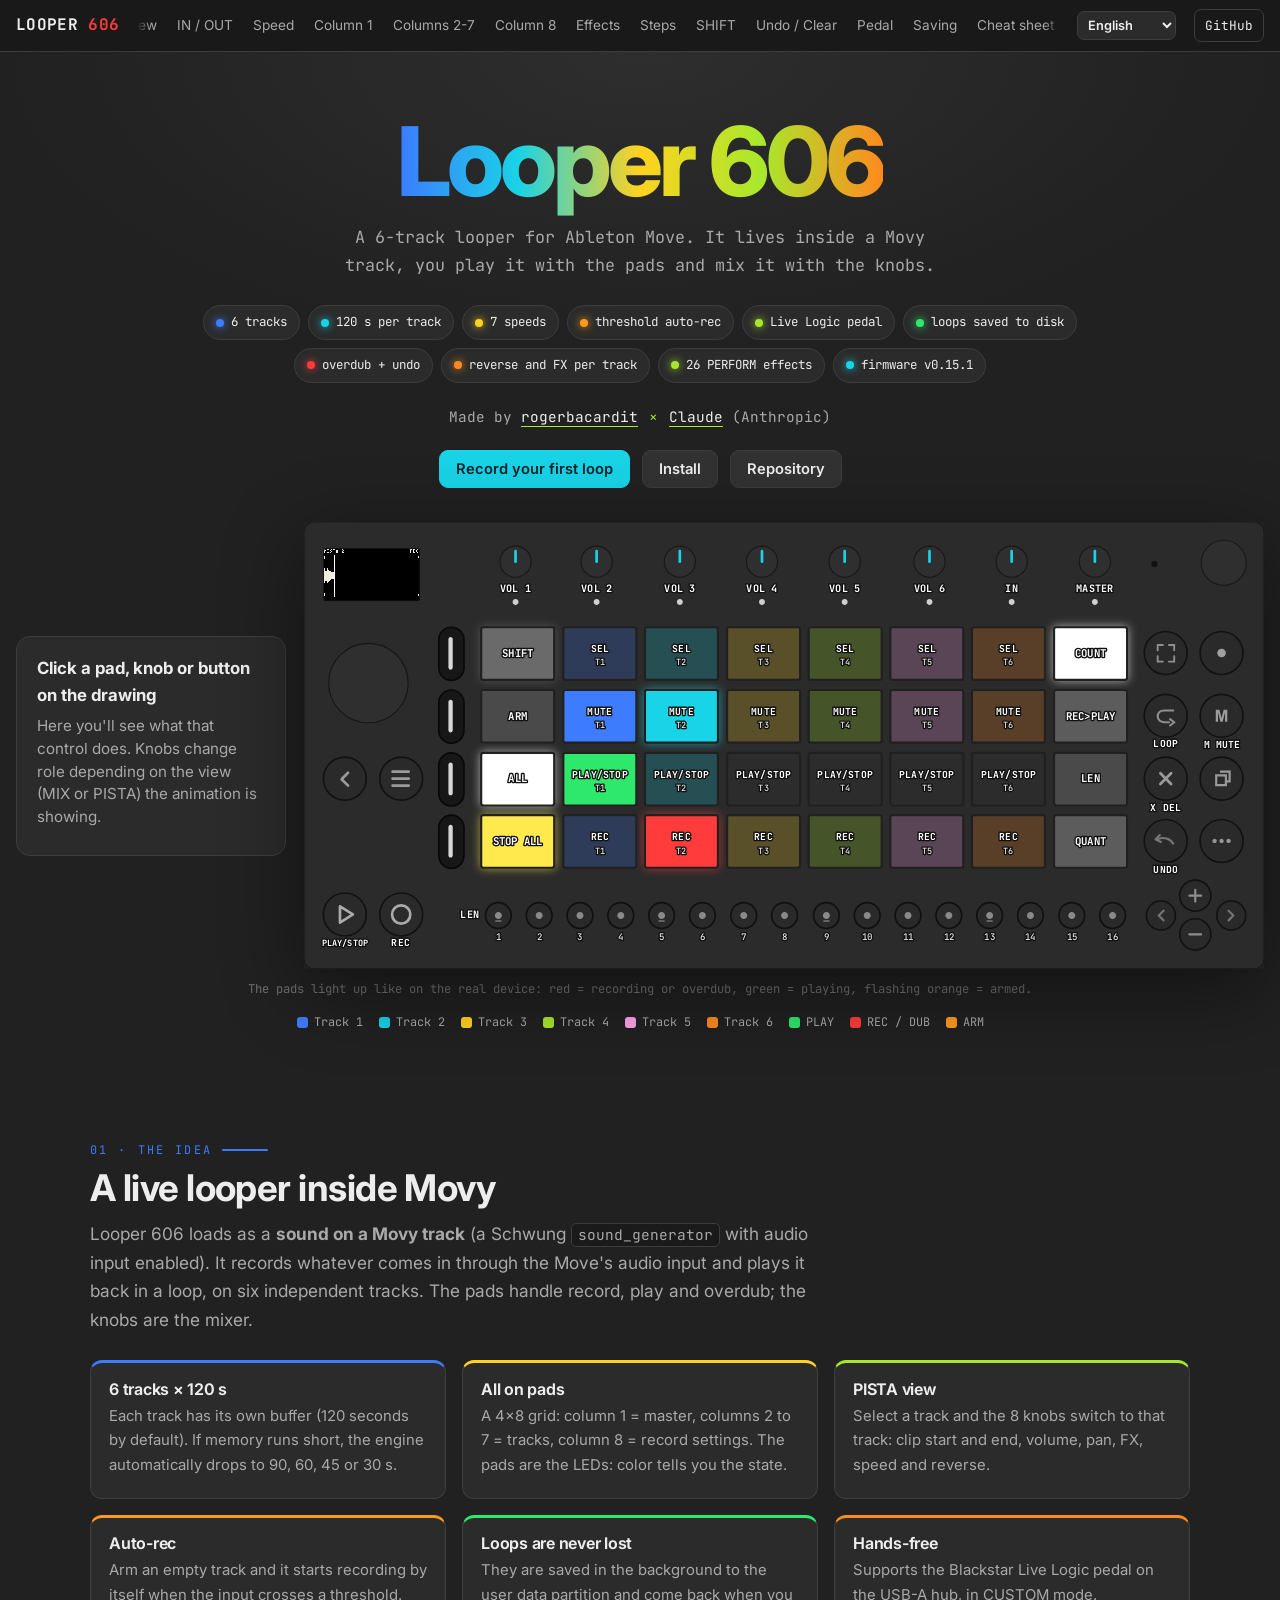
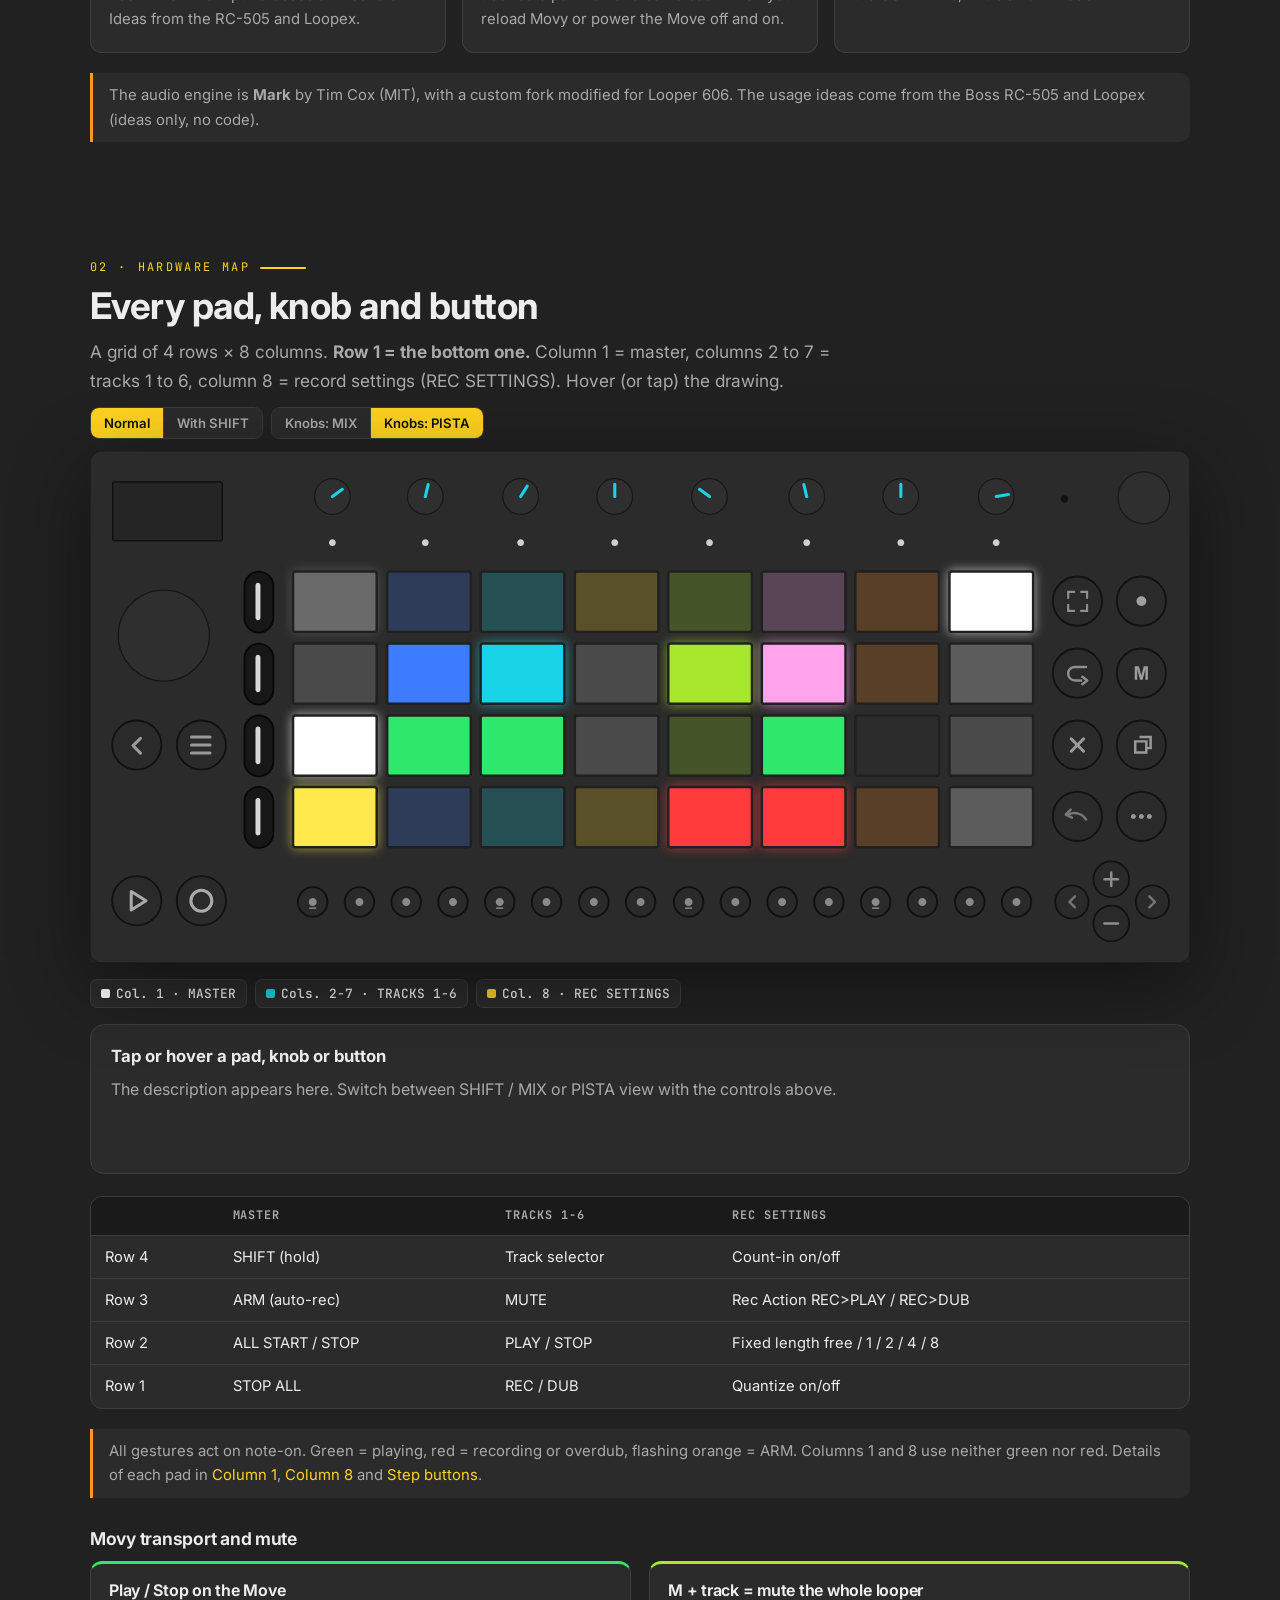
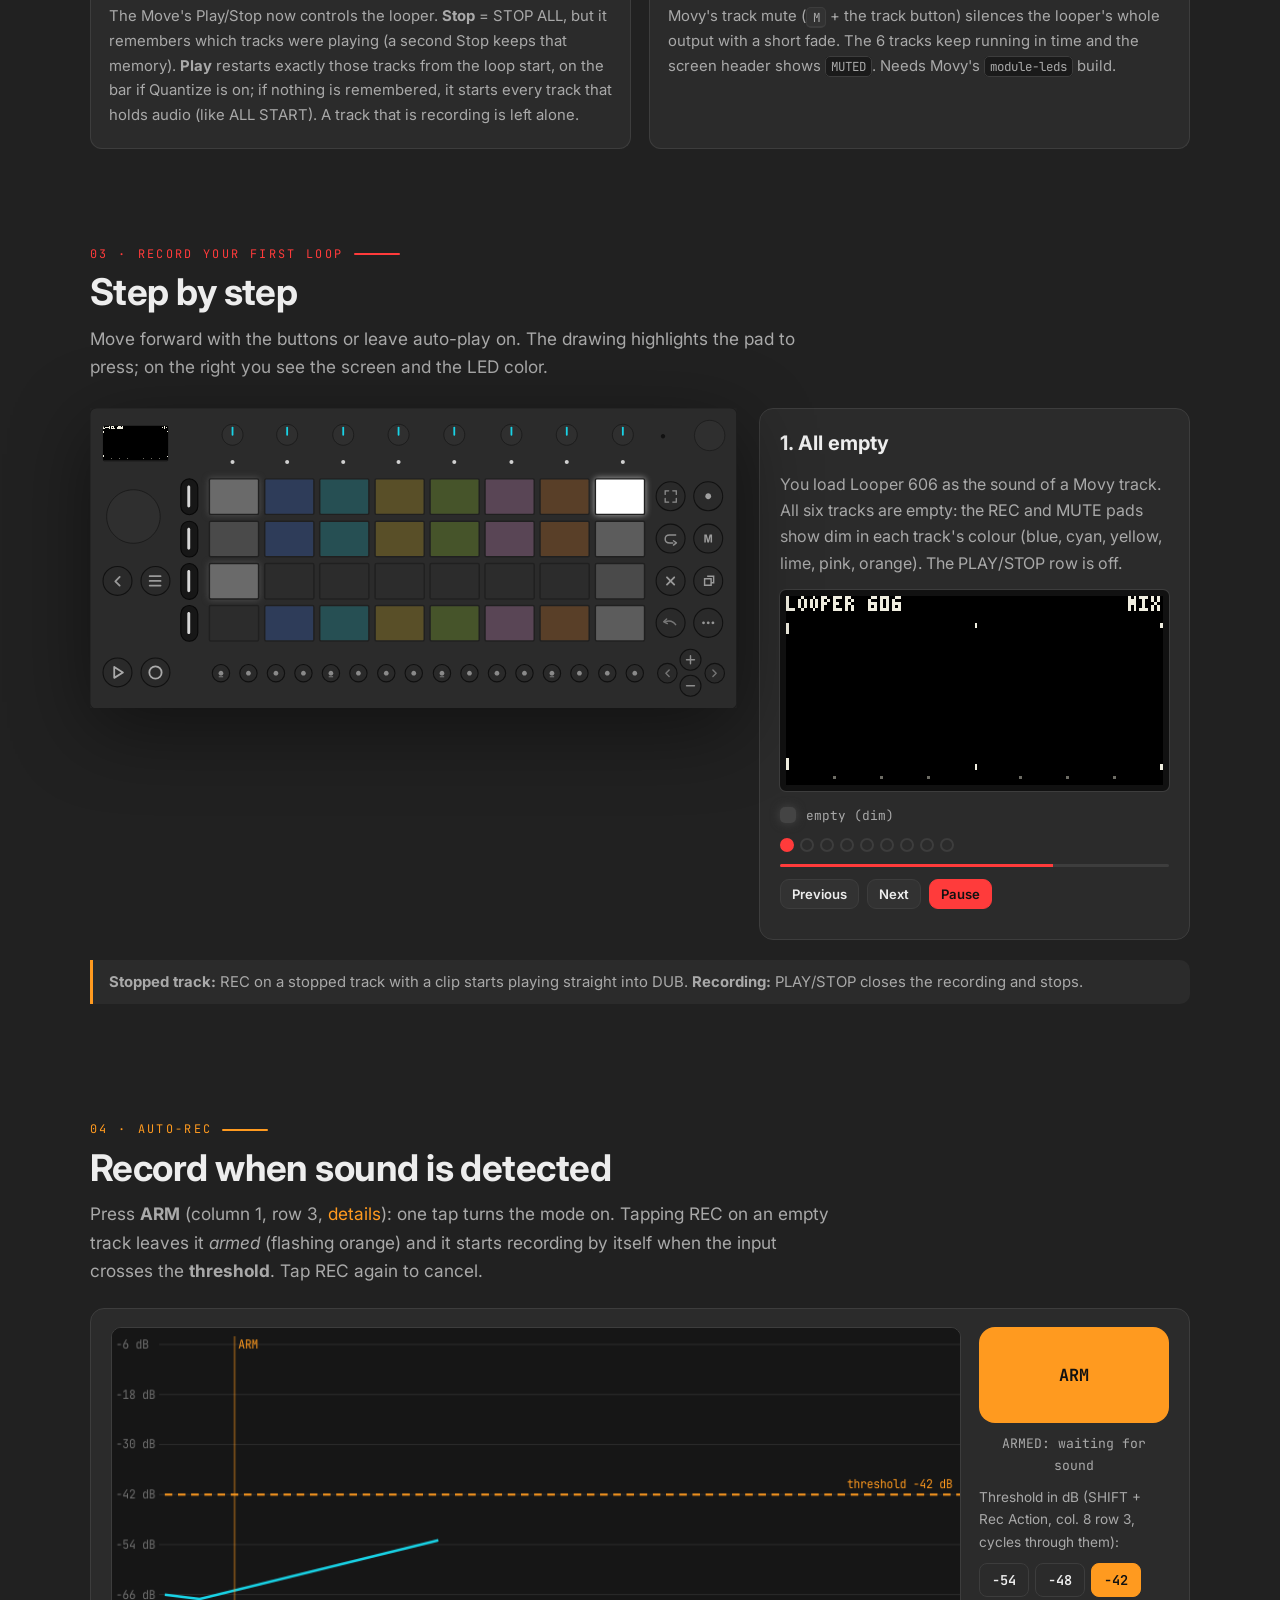
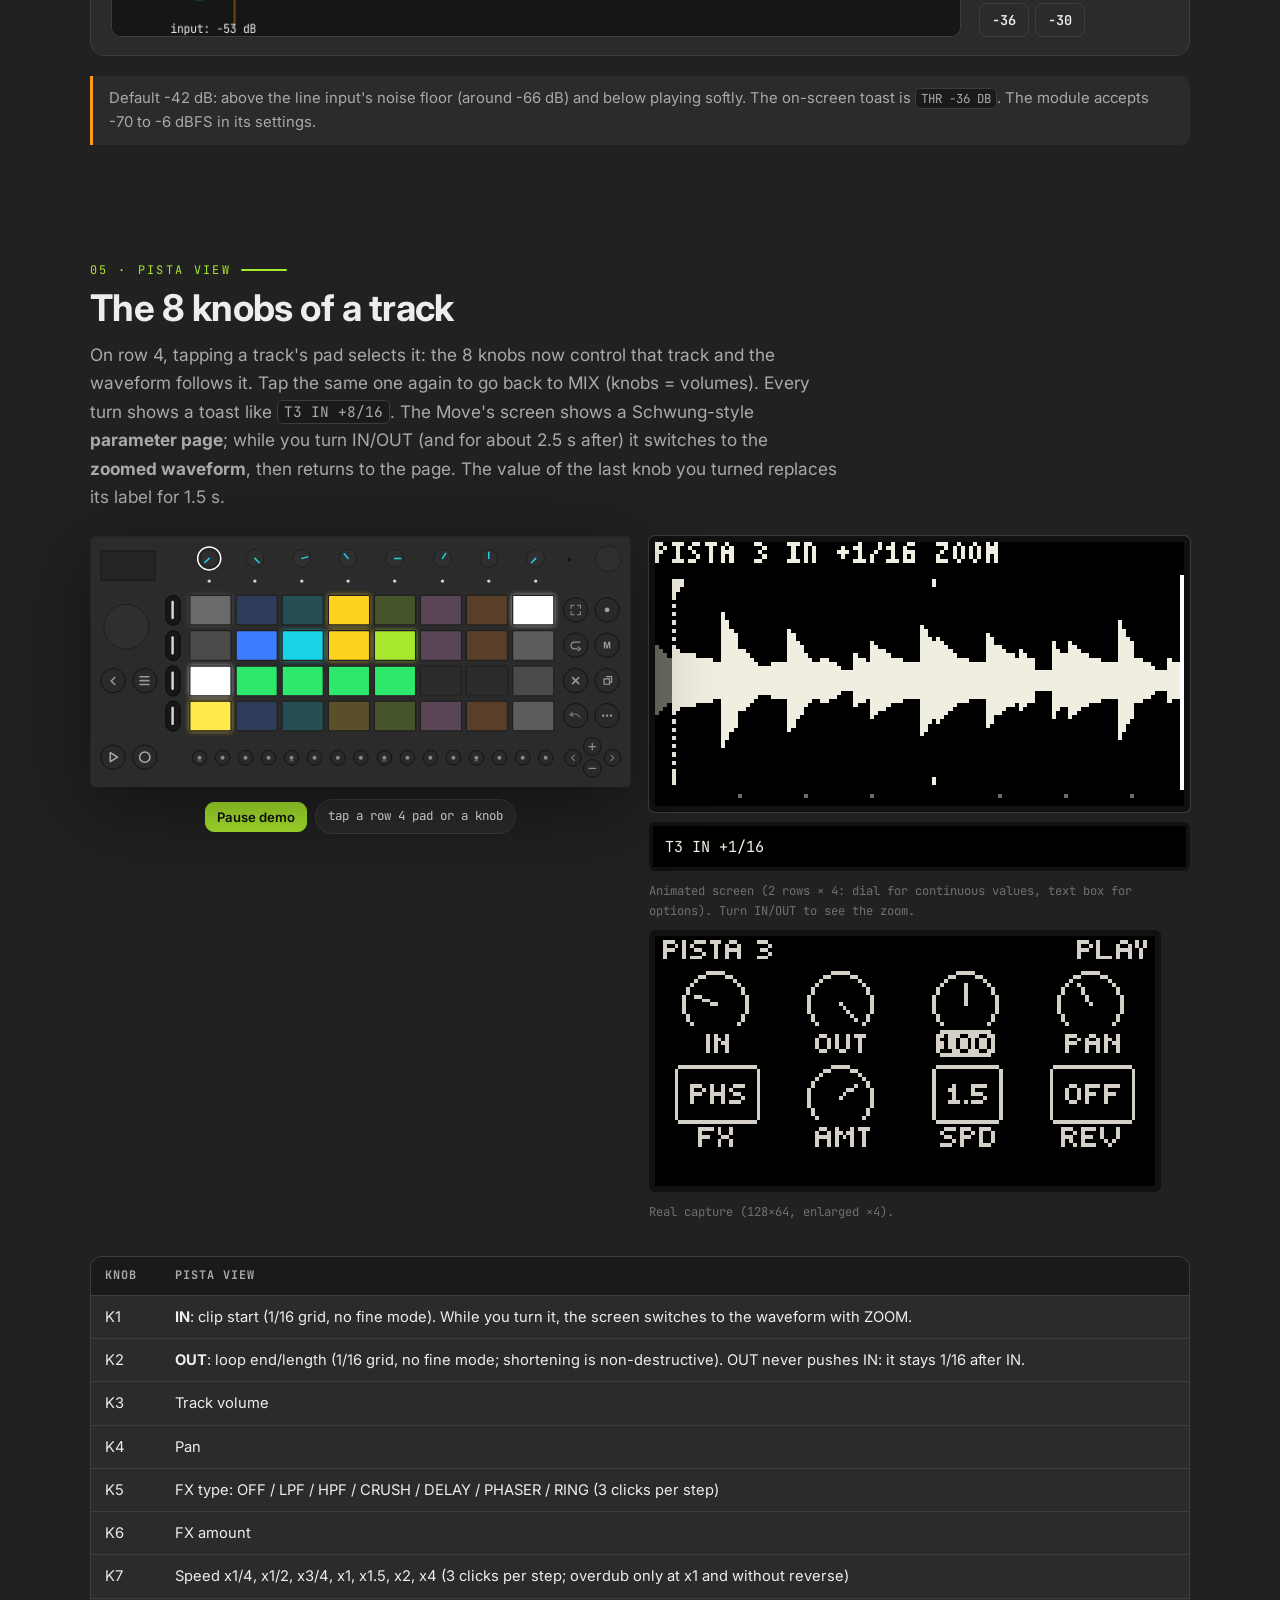
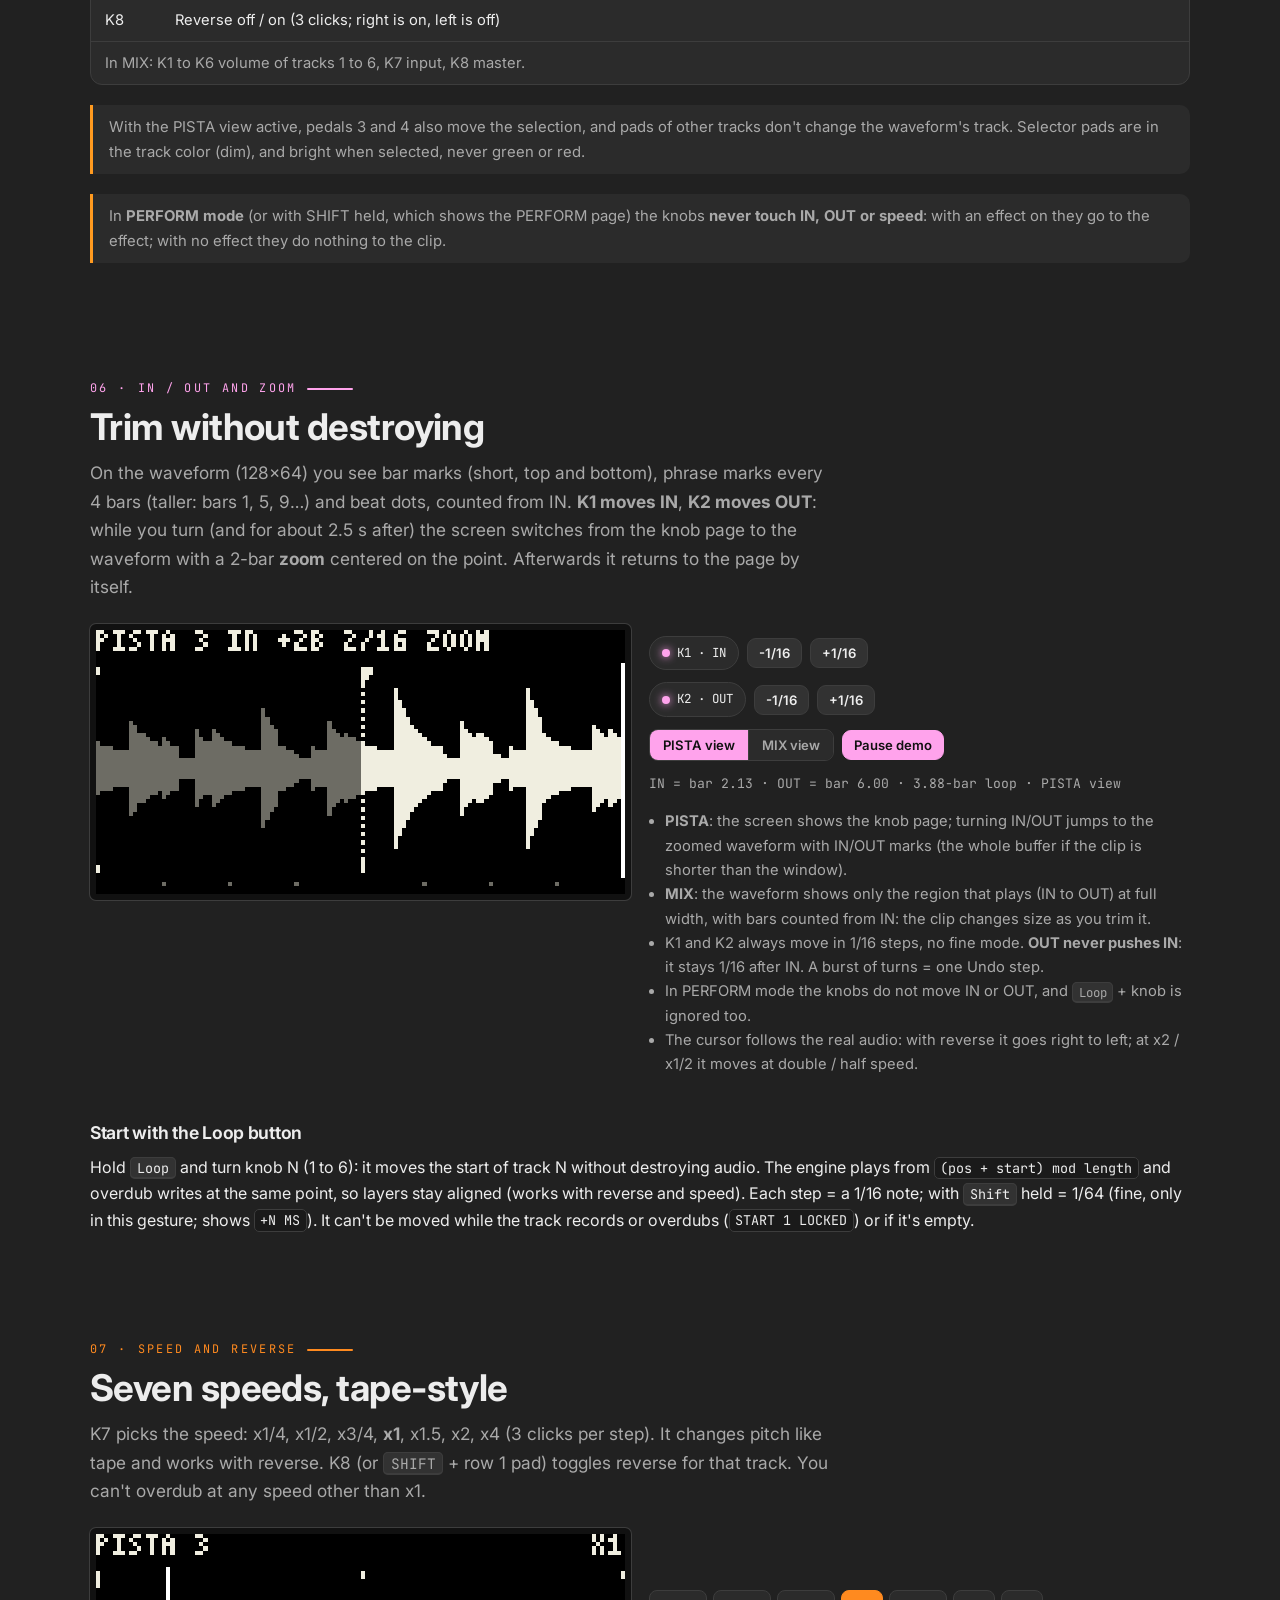
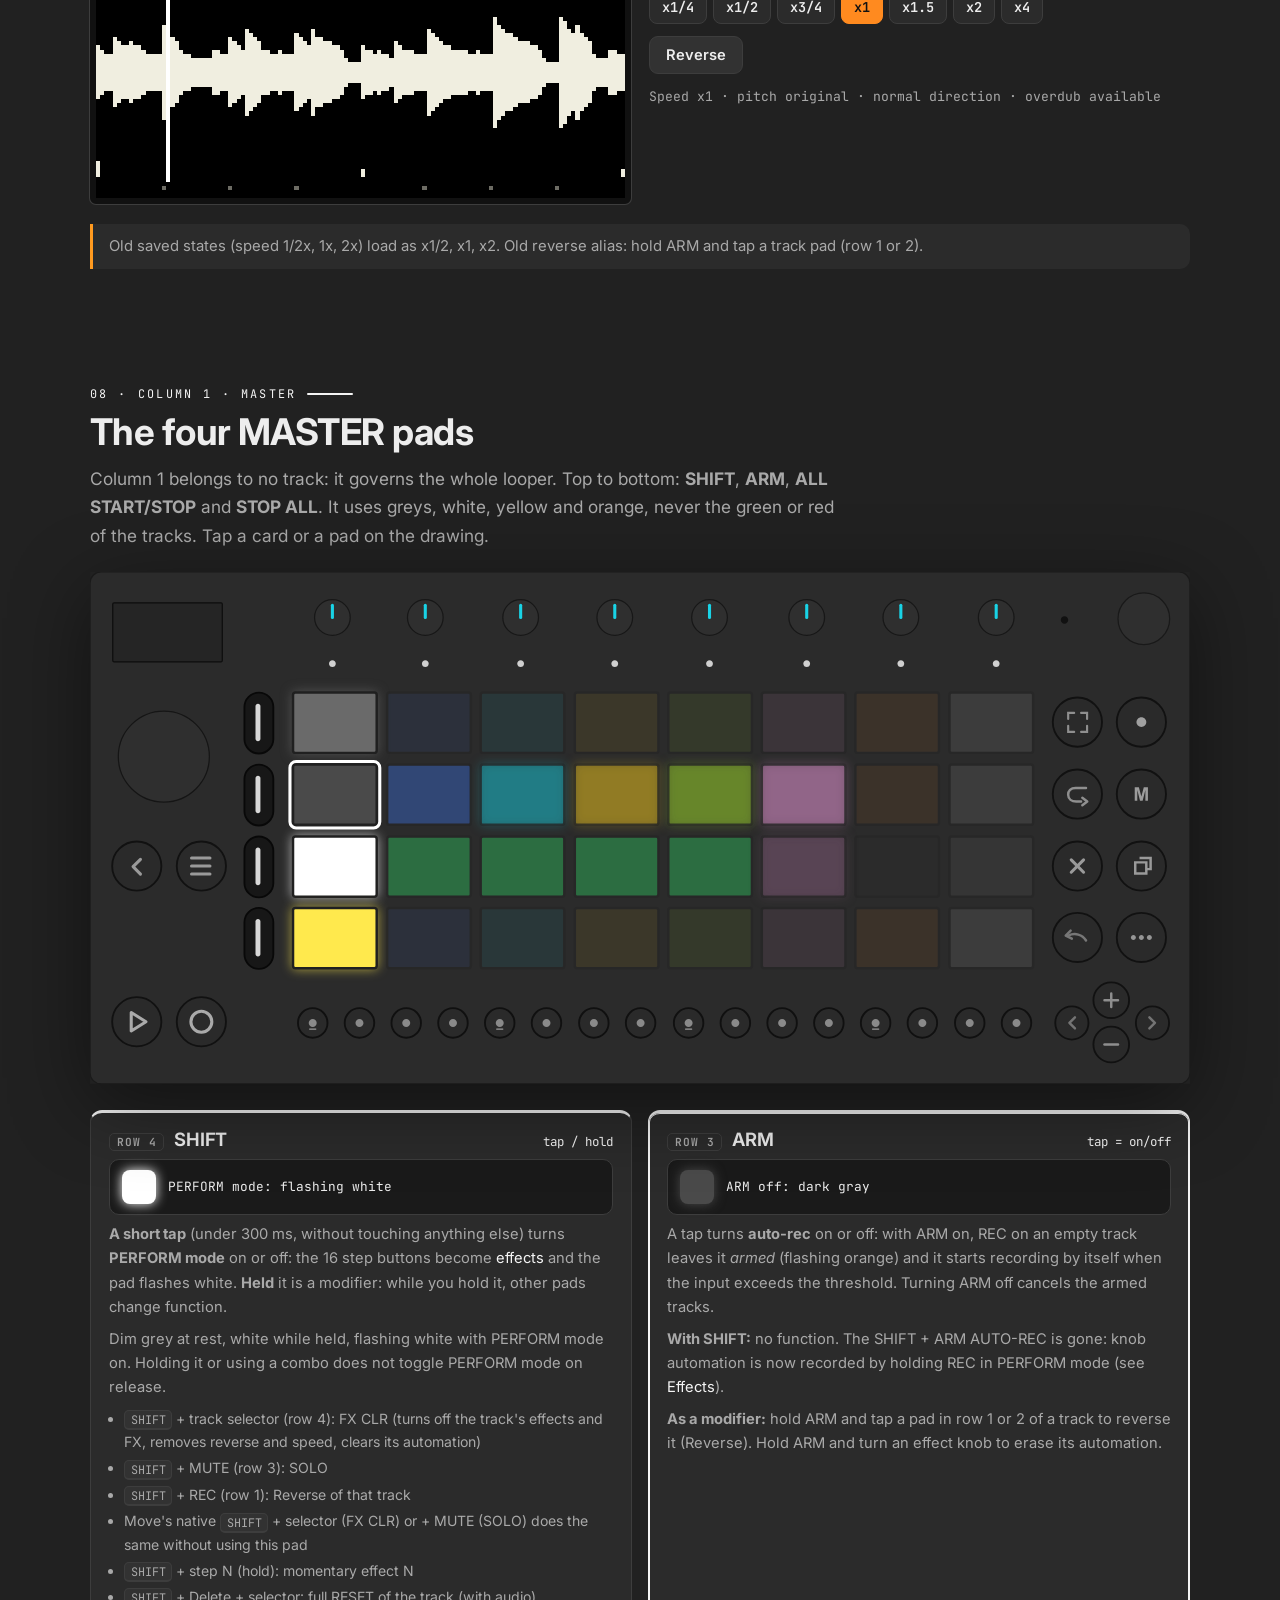
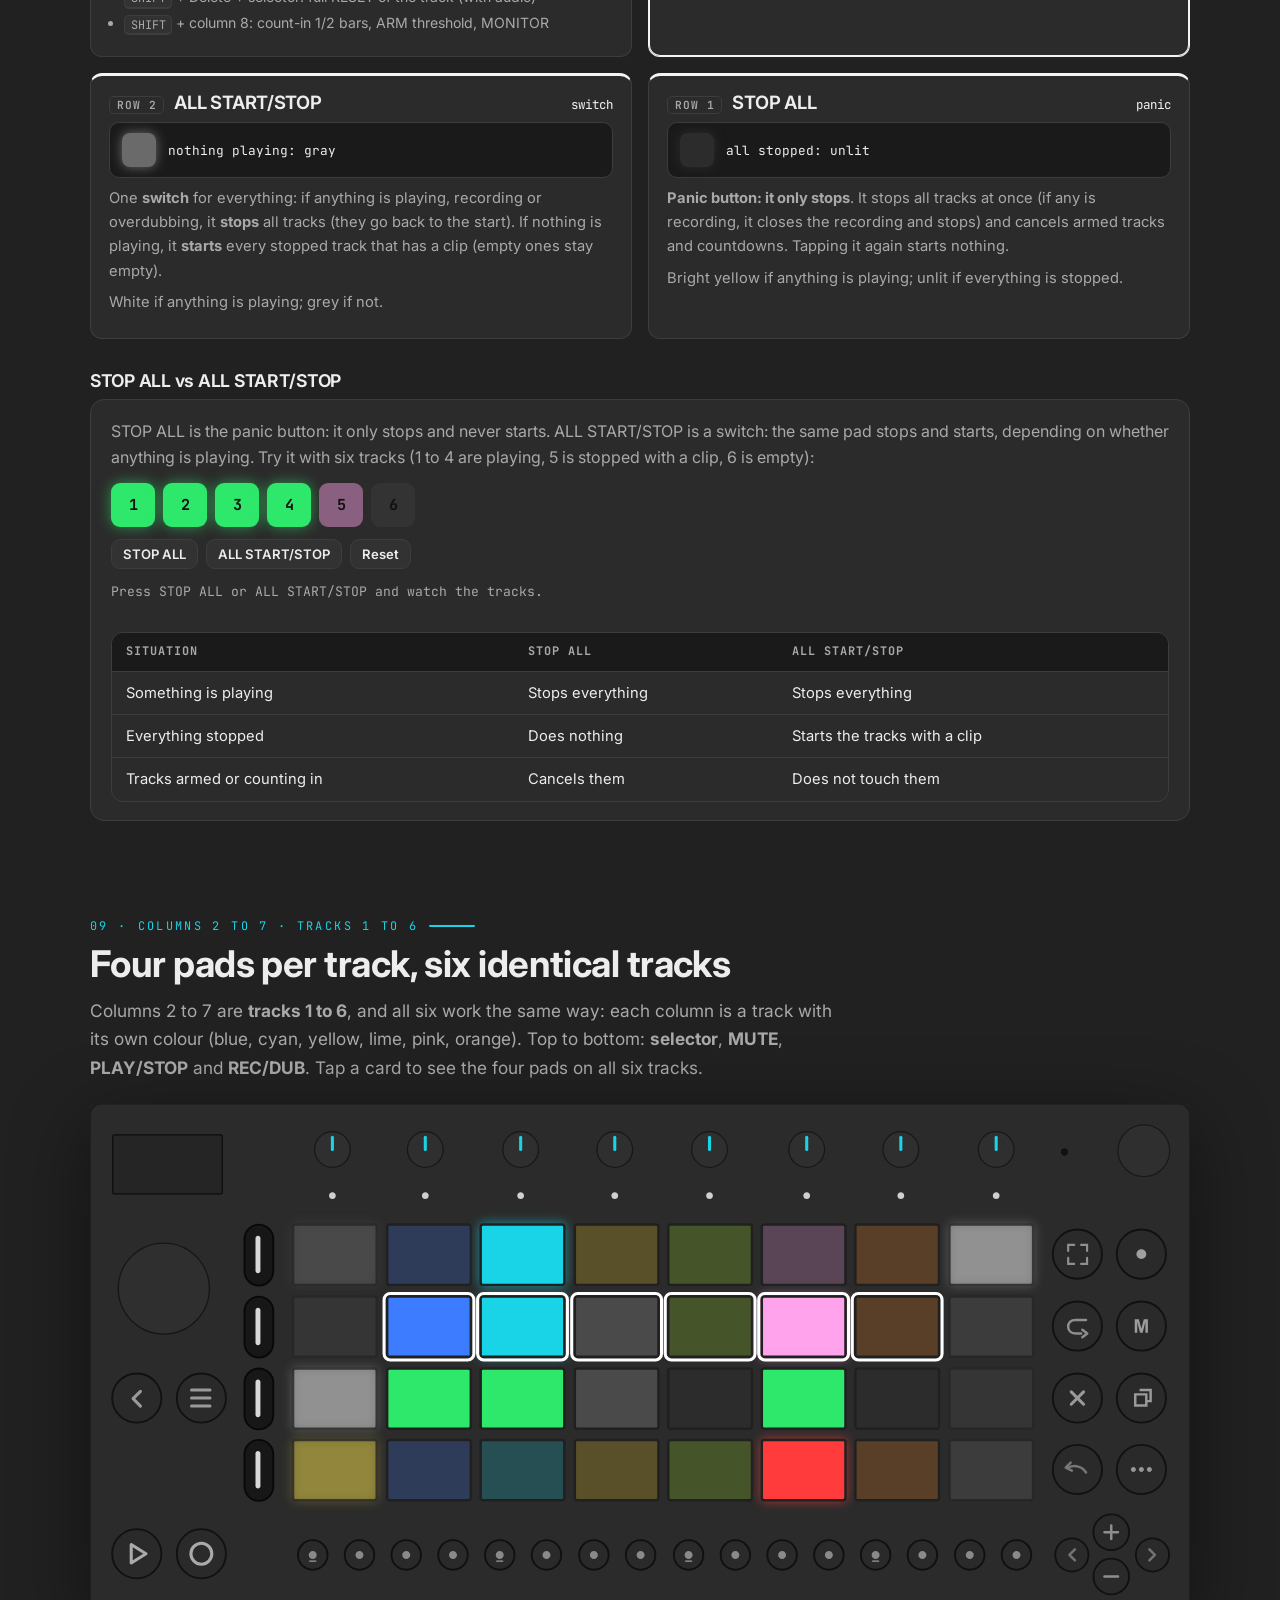
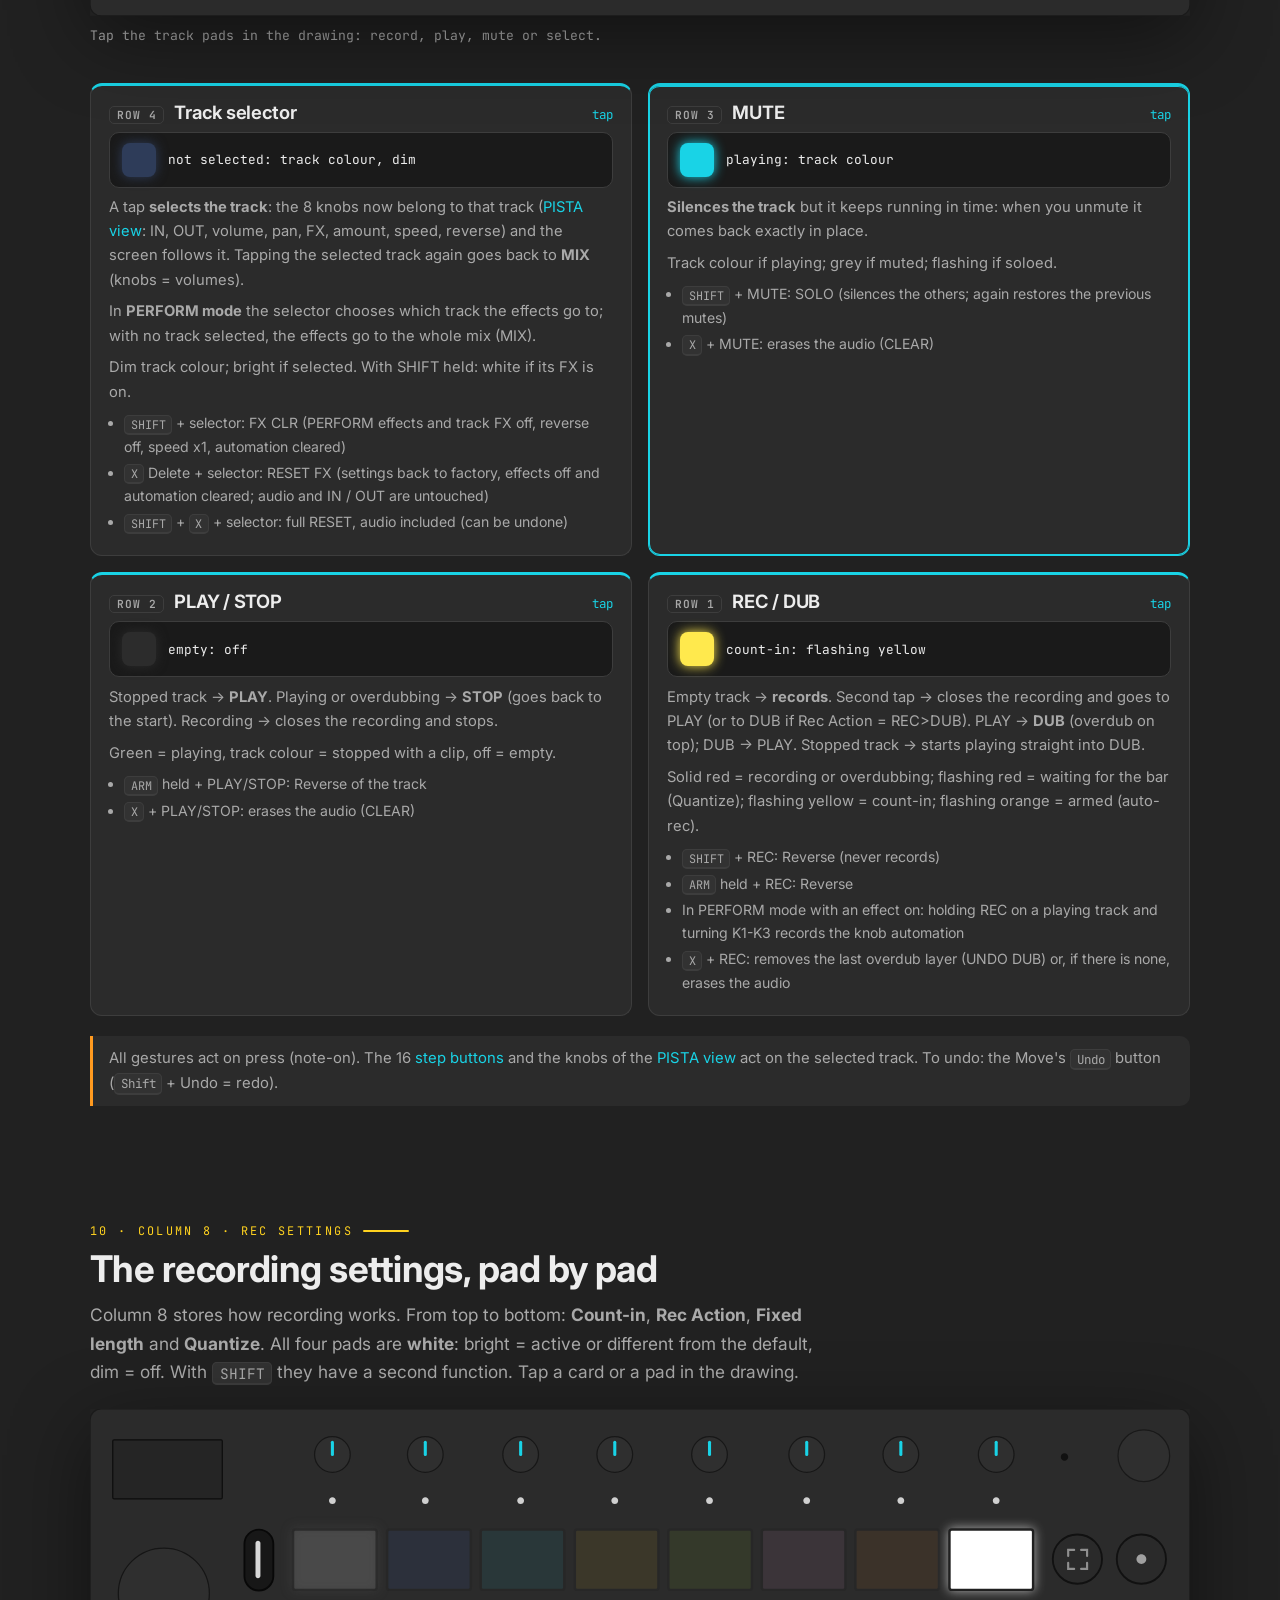
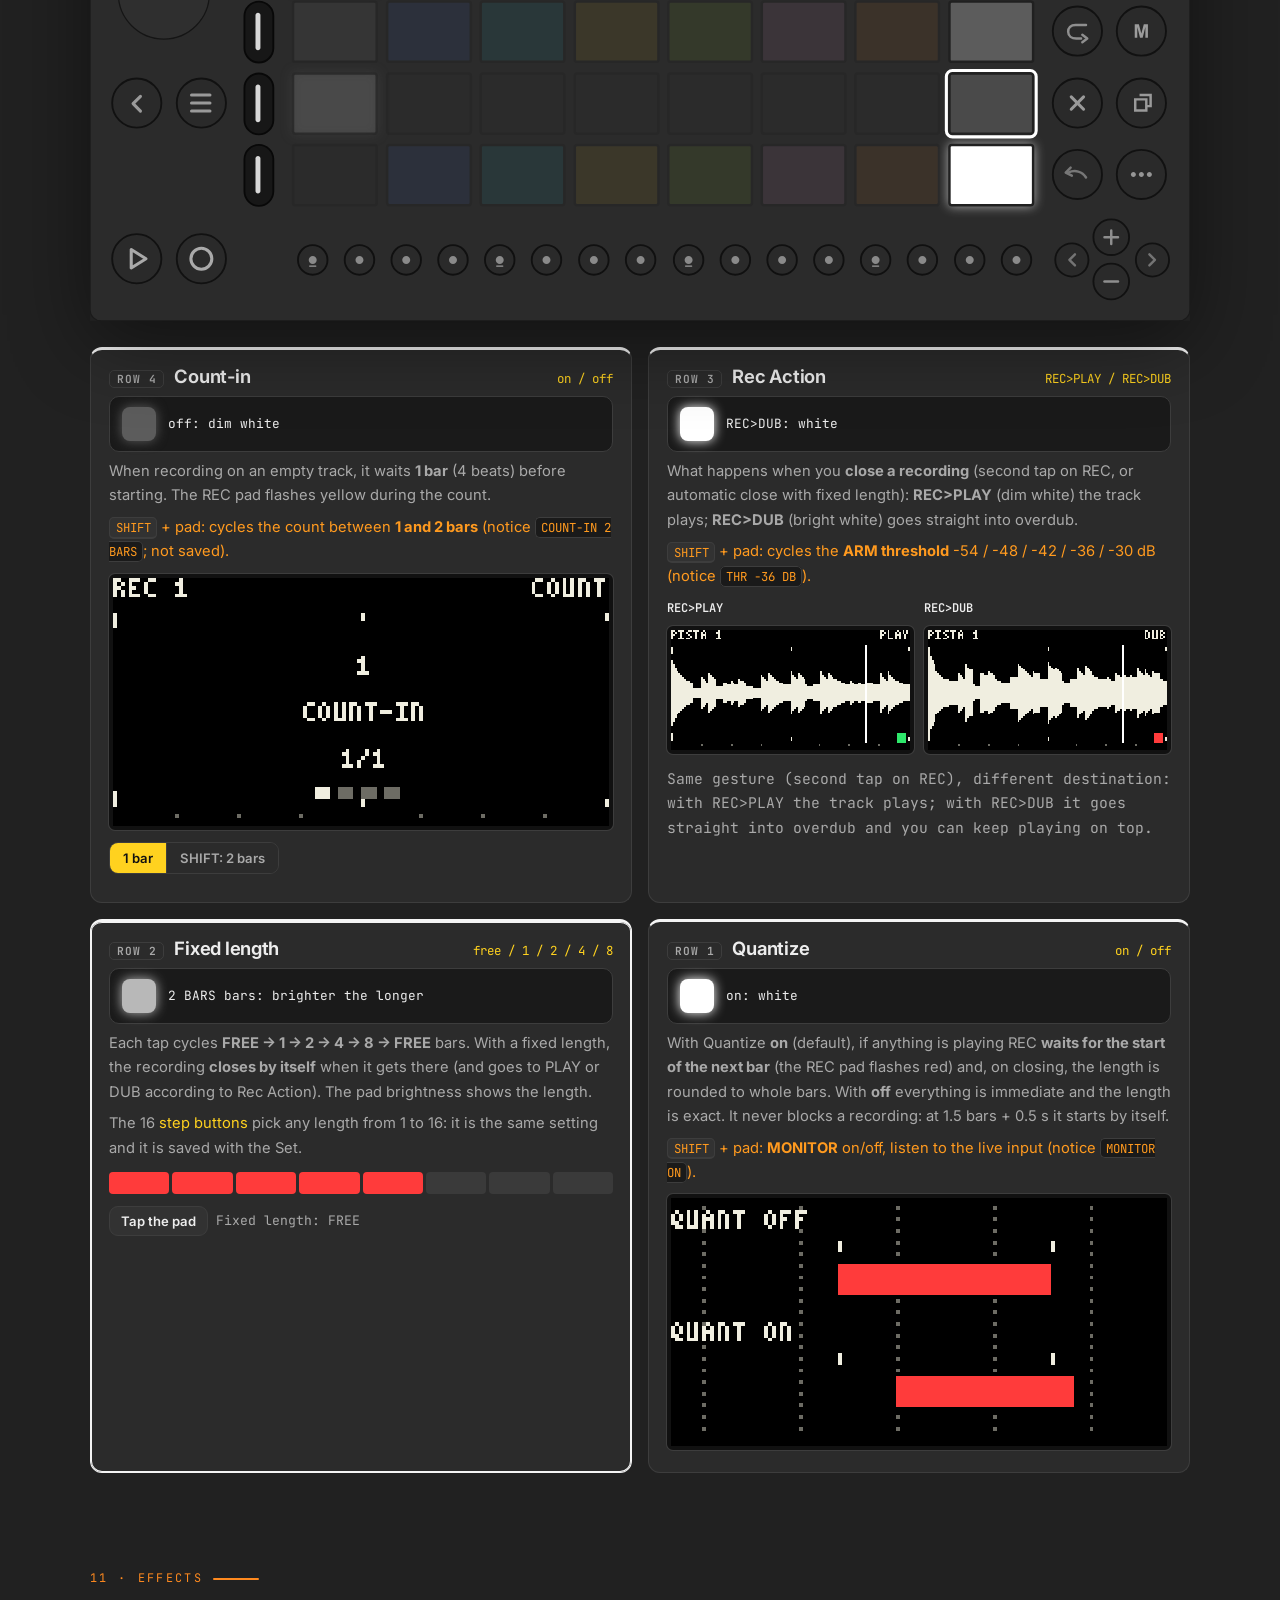
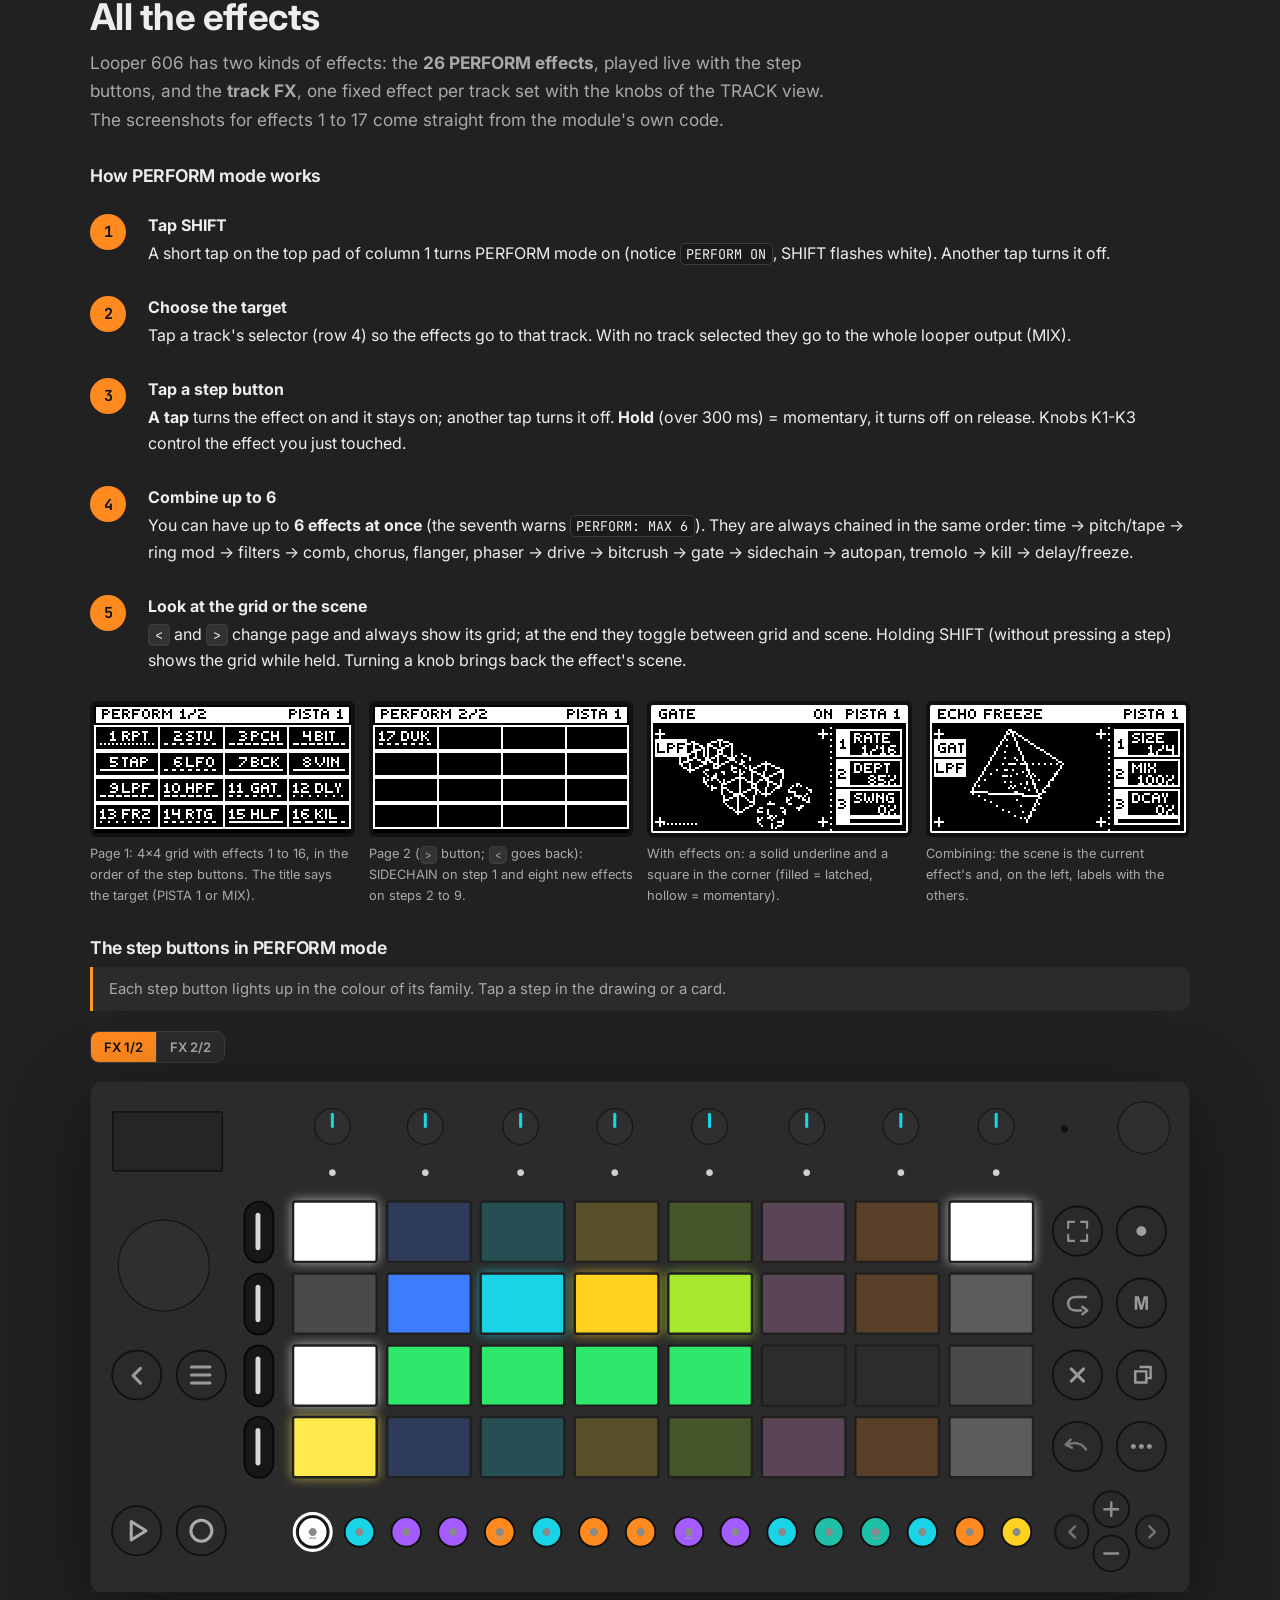
<file: index.html>
<!doctype html>
<html lang="es">
<head>
<meta charset="utf-8">
<meta name="viewport" content="width=device-width, initial-scale=1">
<title>Looper 606: manual</title>
<meta name="description" content="Looper 606: looper de 6 pistas para Ableton Move que corre dentro de Movy. Manual interactivo en español: pads, knobs, vista PISTA, auto-rec, pedalera y más.">
<meta name="theme-color" content="#212121">
<link rel="icon" href="data:image/svg+xml,%3Csvg xmlns='http://www.w3.org/2000/svg' viewBox='0 0 32 32'%3E%3Crect width='32' height='32' rx='7' fill='%23212121'/%3E%3Ccircle cx='16' cy='16' r='8' fill='%23ff3b3b'/%3E%3C/svg%3E">
<link rel="preconnect" href="https://fonts.googleapis.com"><link rel="preconnect" href="https://fonts.gstatic.com" crossorigin>
<link href="https://fonts.googleapis.com/css2?family=Inter:wght@400;500;600;700;800&family=JetBrains+Mono:wght@400;500;700&family=Noto+Sans+JP:wght@400;500;700&display=swap" rel="stylesheet">
<script>(function(){try{var q=(location.search.match(/[?&]lang=([a-z]{2})/)||[])[1],s=null;try{s=localStorage.getItem('l606lang')}catch(e){}var l=q||s||(navigator.language||'es').slice(0,2).toLowerCase();if(l!=='es'&&/^(en|de|fr|pt|ja|it|ca)$/.test(l)){document.documentElement.className+=' i18n-load';setTimeout(function(){document.documentElement.className=document.documentElement.className.replace(' i18n-load','')},3000)}}catch(e){}})()</script>
<link rel="stylesheet" href="assets/style.css">
</head>
<body>
<template id="tpl-move"><svg width="1788" height="832" viewBox="0 0 1788 832" fill="none" xmlns="http://www.w3.org/2000/svg">
<rect width="1788" height="832" fill="#212121"/>
<g id="controller_vector_flat 1" clip-path="url(#clip0_126_2)">
<path id="Vector" d="M1770 0H18C8.05887 0 0 8.05887 0 18V814C0 823.941 8.05887 832 18 832H1770C1779.94 832 1788 823.941 1788 814V18C1788 8.05887 1779.94 0 1770 0Z" fill="#2B2B2B" stroke-width="2" stroke="#1A1A1A"/>
<g id="display">
<path id="Vector_2" d="M213 50H39C37.8954 50 37 50.8954 37 52V144C37 145.105 37.8954 146 39 146H213C214.105 146 215 145.105 215 144V52C215 50.8954 214.105 50 213 50Z" fill="#252525" stroke-width="2" stroke="#0D0D0D"/>
</g>
<g id="top-knob-1">
<path id="Vector_3" d="M394 103C410.016 103 423 90.0163 423 74C423 57.9837 410.016 45 394 45C377.984 45 365 57.9837 365 74C365 90.0163 377.984 103 394 103Z" fill="#2F2F2F" stroke-width="2" stroke="#171717"/>
<path id="Vector_4" d="M394 154.5C397.038 154.5 399.5 152.038 399.5 149C399.5 145.962 397.038 143.5 394 143.5C390.962 143.5 388.5 145.962 388.5 149C388.5 152.038 390.962 154.5 394 154.5Z" fill="#D0D0D0"/>
</g>
<g id="top-knob-2">
<path id="Vector_5" d="M545 103C561.016 103 574 90.0163 574 74C574 57.9837 561.016 45 545 45C528.984 45 516 57.9837 516 74C516 90.0163 528.984 103 545 103Z" fill="#2F2F2F" stroke-width="2" stroke="#171717"/>
<path id="Vector_6" d="M545 154.5C548.038 154.5 550.5 152.038 550.5 149C550.5 145.962 548.038 143.5 545 143.5C541.962 143.5 539.5 145.962 539.5 149C539.5 152.038 541.962 154.5 545 154.5Z" fill="#D0D0D0"/>
</g>
<g id="top-knob-3">
<path id="Vector_7" d="M700 103C716.016 103 729 90.0163 729 74C729 57.9837 716.016 45 700 45C683.984 45 671 57.9837 671 74C671 90.0163 683.984 103 700 103Z" fill="#2F2F2F" stroke-width="2" stroke="#171717"/>
<path id="Vector_8" d="M700 154.5C703.038 154.5 705.5 152.038 705.5 149C705.5 145.962 703.038 143.5 700 143.5C696.962 143.5 694.5 145.962 694.5 149C694.5 152.038 696.962 154.5 700 154.5Z" fill="#D0D0D0"/>
</g>
<g id="top-knob-4">
<path id="Vector_9" d="M853 103C869.016 103 882 90.0163 882 74C882 57.9837 869.016 45 853 45C836.984 45 824 57.9837 824 74C824 90.0163 836.984 103 853 103Z" fill="#2F2F2F" stroke-width="2" stroke="#171717"/>
<path id="Vector_10" d="M853 154.5C856.038 154.5 858.5 152.038 858.5 149C858.5 145.962 856.038 143.5 853 143.5C849.962 143.5 847.5 145.962 847.5 149C847.5 152.038 849.962 154.5 853 154.5Z" fill="#D0D0D0"/>
</g>
<g id="top-knob-5">
<path id="Vector_11" d="M1007 103C1023.02 103 1036 90.0163 1036 74C1036 57.9837 1023.02 45 1007 45C990.984 45 978 57.9837 978 74C978 90.0163 990.984 103 1007 103Z" fill="#2F2F2F" stroke-width="2" stroke="#171717"/>
<path id="Vector_12" d="M1007 154.5C1010.04 154.5 1012.5 152.038 1012.5 149C1012.5 145.962 1010.04 143.5 1007 143.5C1003.96 143.5 1001.5 145.962 1001.5 149C1001.5 152.038 1003.96 154.5 1007 154.5Z" fill="#D0D0D0"/>
</g>
<g id="top-knob-6">
<path id="Vector_13" d="M1165 103C1181.02 103 1194 90.0163 1194 74C1194 57.9837 1181.02 45 1165 45C1148.98 45 1136 57.9837 1136 74C1136 90.0163 1148.98 103 1165 103Z" fill="#2F2F2F" stroke-width="2" stroke="#171717"/>
<path id="Vector_14" d="M1165 154.5C1168.04 154.5 1170.5 152.038 1170.5 149C1170.5 145.962 1168.04 143.5 1165 143.5C1161.96 143.5 1159.5 145.962 1159.5 149C1159.5 152.038 1161.96 154.5 1165 154.5Z" fill="#D0D0D0"/>
</g>
<g id="top-knob-7">
<path id="Vector_15" d="M1318 103C1334.02 103 1347 90.0163 1347 74C1347 57.9837 1334.02 45 1318 45C1301.98 45 1289 57.9837 1289 74C1289 90.0163 1301.98 103 1318 103Z" fill="#2F2F2F" stroke-width="2" stroke="#171717"/>
<path id="Vector_16" d="M1318 154.5C1321.04 154.5 1323.5 152.038 1323.5 149C1323.5 145.962 1321.04 143.5 1318 143.5C1314.96 143.5 1312.5 145.962 1312.5 149C1312.5 152.038 1314.96 154.5 1318 154.5Z" fill="#D0D0D0"/>
</g>
<g id="top-knob-8">
<path id="Vector_17" d="M1473 103C1489.02 103 1502 90.0163 1502 74C1502 57.9837 1489.02 45 1473 45C1456.98 45 1444 57.9837 1444 74C1444 90.0163 1456.98 103 1473 103Z" fill="#2F2F2F" stroke-width="2" stroke="#171717"/>
<path id="Vector_18" d="M1473 154.5C1476.04 154.5 1478.5 152.038 1478.5 149C1478.5 145.962 1476.04 143.5 1473 143.5C1469.96 143.5 1467.5 145.962 1467.5 149C1467.5 152.038 1469.96 154.5 1473 154.5Z" fill="#D0D0D0"/>
</g>
<g id="master">
<path id="Vector_19" d="M1713 118C1736.2 118 1755 99.196 1755 76C1755 52.804 1736.2 34 1713 34C1689.8 34 1671 52.804 1671 76C1671 99.196 1689.8 118 1713 118Z" fill="#2F2F2F" stroke-width="2" stroke="#191919"/>
<path id="Vector_20" d="M1584 84C1587.31 84 1590 81.3137 1590 78C1590 74.6863 1587.31 72 1584 72C1580.69 72 1578 74.6863 1578 78C1578 81.3137 1580.69 84 1584 84Z" fill="#111111"/>
</g>
<g id="large-left">
<path id="Vector_21" d="M120 374C160.869 374 194 340.869 194 300C194 259.131 160.869 226 120 226C79.1309 226 46 259.131 46 300C46 340.869 79.1309 374 120 374Z" fill="#2F2F2F" stroke-width="2" stroke="#151515"/>
</g>
<g id="slider-1">
<path id="Vector_22" d="M298 219.5C298 206.521 287.479 196 274.5 196C261.521 196 251 206.521 251 219.5V271.5C251 284.479 261.521 295 274.5 295C287.479 295 298 284.479 298 271.5V219.5Z" fill="#171717" stroke-width="3" stroke="#080808"/>
<path id="Vector_23" d="M277 218C277 215.791 275.209 214 273 214C270.791 214 269 215.791 269 218V271C269 273.209 270.791 275 273 275C275.209 275 277 273.209 277 271V218Z" fill="#D8D8D8"/>
</g>
<g id="slider-2">
<path id="Vector_24" d="M298 336.5C298 323.521 287.479 313 274.5 313C261.521 313 251 323.521 251 336.5V388.5C251 401.479 261.521 412 274.5 412C287.479 412 298 401.479 298 388.5V336.5Z" fill="#171717" stroke-width="3" stroke="#080808"/>
<path id="Vector_25" d="M277 335C277 332.791 275.209 331 273 331C270.791 331 269 332.791 269 335V388C269 390.209 270.791 392 273 392C275.209 392 277 390.209 277 388V335Z" fill="#D8D8D8"/>
</g>
<g id="slider-3">
<path id="Vector_26" d="M298 453.5C298 440.521 287.479 430 274.5 430C261.521 430 251 440.521 251 453.5V505.5C251 518.479 261.521 529 274.5 529C287.479 529 298 518.479 298 505.5V453.5Z" fill="#171717" stroke-width="3" stroke="#080808"/>
<path id="Vector_27" d="M277 452C277 449.791 275.209 448 273 448C270.791 448 269 449.791 269 452V505C269 507.209 270.791 509 273 509C275.209 509 277 507.209 277 505V452Z" fill="#D8D8D8"/>
</g>
<g id="slider-4">
<path id="Vector_28" d="M298 569.5C298 556.521 287.479 546 274.5 546C261.521 546 251 556.521 251 569.5V621.5C251 634.479 261.521 645 274.5 645C287.479 645 298 634.479 298 621.5V569.5Z" fill="#171717" stroke-width="3" stroke="#080808"/>
<path id="Vector_29" d="M277 568C277 565.791 275.209 564 273 564C270.791 564 269 565.791 269 568V621C269 623.209 270.791 625 273 625C275.209 625 277 623.209 277 621V568Z" fill="#D8D8D8"/>
</g>
<g id="pad-1">
<path id="Vector_30" d="M462 196H334C331.791 196 330 197.791 330 200V290C330 292.209 331.791 294 334 294H462C464.209 294 466 292.209 466 290V200C466 197.791 464.209 196 462 196Z" fill="#E8E8E8" stroke-width="4" stroke="#202020"/>
</g>
<g id="pad-2">
<path id="Vector_31" d="M615 196H487C484.791 196 483 197.791 483 200V290C483 292.209 484.791 294 487 294H615C617.209 294 619 292.209 619 290V200C619 197.791 617.209 196 615 196Z" fill="#E8E8E8" stroke-width="4" stroke="#202020"/>
</g>
<g id="pad-3">
<path id="Vector_32" d="M767 196H639C636.791 196 635 197.791 635 200V290C635 292.209 636.791 294 639 294H767C769.209 294 771 292.209 771 290V200C771 197.791 769.209 196 767 196Z" fill="#E8E8E8" stroke-width="4" stroke="#202020"/>
</g>
<g id="pad-4">
<path id="Vector_33" d="M920 196H792C789.791 196 788 197.791 788 200V290C788 292.209 789.791 294 792 294H920C922.209 294 924 292.209 924 290V200C924 197.791 922.209 196 920 196Z" fill="#E8E8E8" stroke-width="4" stroke="#202020"/>
</g>
<g id="pad-5">
<path id="Vector_34" d="M1072 196H944C941.791 196 940 197.791 940 200V290C940 292.209 941.791 294 944 294H1072C1074.21 294 1076 292.209 1076 290V200C1076 197.791 1074.21 196 1072 196Z" fill="#E8E8E8" stroke-width="4" stroke="#202020"/>
</g>
<g id="pad-6">
<path id="Vector_35" d="M1224 196H1096C1093.79 196 1092 197.791 1092 200V290C1092 292.209 1093.79 294 1096 294H1224C1226.21 294 1228 292.209 1228 290V200C1228 197.791 1226.21 196 1224 196Z" fill="#E8E8E8" stroke-width="4" stroke="#202020"/>
</g>
<g id="pad-7">
<path id="Vector_36" d="M1376 196H1248C1245.79 196 1244 197.791 1244 200V290C1244 292.209 1245.79 294 1248 294H1376C1378.21 294 1380 292.209 1380 290V200C1380 197.791 1378.21 196 1376 196Z" fill="#E8E8E8" stroke-width="4" stroke="#202020"/>
</g>
<g id="pad-8">
<path id="Vector_37" d="M1529 196H1401C1398.79 196 1397 197.791 1397 200V290C1397 292.209 1398.79 294 1401 294H1529C1531.21 294 1533 292.209 1533 290V200C1533 197.791 1531.21 196 1529 196Z" fill="#E8E8E8" stroke-width="4" stroke="#202020"/>
</g>
<g id="pad-9">
<path id="Vector_38" d="M462 313H334C331.791 313 330 314.791 330 317V407C330 409.209 331.791 411 334 411H462C464.209 411 466 409.209 466 407V317C466 314.791 464.209 313 462 313Z" fill="#E8E8E8" stroke-width="4" stroke="#202020"/>
</g>
<g id="pad-10">
<path id="Vector_39" d="M615 313H487C484.791 313 483 314.791 483 317V407C483 409.209 484.791 411 487 411H615C617.209 411 619 409.209 619 407V317C619 314.791 617.209 313 615 313Z" fill="#E8E8E8" stroke-width="4" stroke="#202020"/>
</g>
<g id="pad-11">
<path id="Vector_40" d="M767 313H639C636.791 313 635 314.791 635 317V407C635 409.209 636.791 411 639 411H767C769.209 411 771 409.209 771 407V317C771 314.791 769.209 313 767 313Z" fill="#E8E8E8" stroke-width="4" stroke="#202020"/>
</g>
<g id="pad-12">
<path id="Vector_41" d="M920 313H792C789.791 313 788 314.791 788 317V407C788 409.209 789.791 411 792 411H920C922.209 411 924 409.209 924 407V317C924 314.791 922.209 313 920 313Z" fill="#E8E8E8" stroke-width="4" stroke="#202020"/>
</g>
<g id="pad-13">
<path id="Vector_42" d="M1072 313H944C941.791 313 940 314.791 940 317V407C940 409.209 941.791 411 944 411H1072C1074.21 411 1076 409.209 1076 407V317C1076 314.791 1074.21 313 1072 313Z" fill="#E8E8E8" stroke-width="4" stroke="#202020"/>
</g>
<g id="pad-14">
<path id="Vector_43" d="M1224 313H1096C1093.79 313 1092 314.791 1092 317V407C1092 409.209 1093.79 411 1096 411H1224C1226.21 411 1228 409.209 1228 407V317C1228 314.791 1226.21 313 1224 313Z" fill="#E8E8E8" stroke-width="4" stroke="#202020"/>
</g>
<g id="pad-15">
<path id="Vector_44" d="M1376 313H1248C1245.79 313 1244 314.791 1244 317V407C1244 409.209 1245.79 411 1248 411H1376C1378.21 411 1380 409.209 1380 407V317C1380 314.791 1378.21 313 1376 313Z" fill="#E8E8E8" stroke-width="4" stroke="#202020"/>
</g>
<g id="pad-16">
<path id="Vector_45" d="M1529 313H1401C1398.79 313 1397 314.791 1397 317V407C1397 409.209 1398.79 411 1401 411H1529C1531.21 411 1533 409.209 1533 407V317C1533 314.791 1531.21 313 1529 313Z" fill="#E8E8E8" stroke-width="4" stroke="#202020"/>
</g>
<g id="pad-17">
<path id="Vector_46" d="M462 430H334C331.791 430 330 431.791 330 434V524C330 526.209 331.791 528 334 528H462C464.209 528 466 526.209 466 524V434C466 431.791 464.209 430 462 430Z" fill="#E8E8E8" stroke-width="4" stroke="#202020"/>
</g>
<g id="pad-18">
<path id="Vector_47" d="M615 430H487C484.791 430 483 431.791 483 434V524C483 526.209 484.791 528 487 528H615C617.209 528 619 526.209 619 524V434C619 431.791 617.209 430 615 430Z" fill="#E8E8E8" stroke-width="4" stroke="#202020"/>
</g>
<g id="pad-19">
<path id="Vector_48" d="M767 430H639C636.791 430 635 431.791 635 434V524C635 526.209 636.791 528 639 528H767C769.209 528 771 526.209 771 524V434C771 431.791 769.209 430 767 430Z" fill="#E8E8E8" stroke-width="4" stroke="#202020"/>
</g>
<g id="pad-20">
<path id="Vector_49" d="M920 430H792C789.791 430 788 431.791 788 434V524C788 526.209 789.791 528 792 528H920C922.209 528 924 526.209 924 524V434C924 431.791 922.209 430 920 430Z" fill="#E8E8E8" stroke-width="4" stroke="#202020"/>
</g>
<g id="pad-21">
<path id="Vector_50" d="M1072 430H944C941.791 430 940 431.791 940 434V524C940 526.209 941.791 528 944 528H1072C1074.21 528 1076 526.209 1076 524V434C1076 431.791 1074.21 430 1072 430Z" fill="#E8E8E8" stroke-width="4" stroke="#202020"/>
</g>
<g id="pad-22">
<path id="Vector_51" d="M1224 430H1096C1093.79 430 1092 431.791 1092 434V524C1092 526.209 1093.79 528 1096 528H1224C1226.21 528 1228 526.209 1228 524V434C1228 431.791 1226.21 430 1224 430Z" fill="#E8E8E8" stroke-width="4" stroke="#202020"/>
</g>
<g id="pad-23">
<path id="Vector_52" d="M1376 430H1248C1245.79 430 1244 431.791 1244 434V524C1244 526.209 1245.79 528 1248 528H1376C1378.21 528 1380 526.209 1380 524V434C1380 431.791 1378.21 430 1376 430Z" fill="#E8E8E8" stroke-width="4" stroke="#202020"/>
</g>
<g id="pad-24">
<path id="Vector_53" d="M1529 430H1401C1398.79 430 1397 431.791 1397 434V524C1397 526.209 1398.79 528 1401 528H1529C1531.21 528 1533 526.209 1533 524V434C1533 431.791 1531.21 430 1529 430Z" fill="#E8E8E8" stroke-width="4" stroke="#202020"/>
</g>
<g id="pad-25">
<path id="Vector_54" d="M462 546H334C331.791 546 330 547.791 330 550V640C330 642.209 331.791 644 334 644H462C464.209 644 466 642.209 466 640V550C466 547.791 464.209 546 462 546Z" fill="#E8E8E8" stroke-width="4" stroke="#202020"/>
</g>
<g id="pad-26">
<path id="Vector_55" d="M615 546H487C484.791 546 483 547.791 483 550V640C483 642.209 484.791 644 487 644H615C617.209 644 619 642.209 619 640V550C619 547.791 617.209 546 615 546Z" fill="#E8E8E8" stroke-width="4" stroke="#202020"/>
</g>
<g id="pad-27">
<path id="Vector_56" d="M767 546H639C636.791 546 635 547.791 635 550V640C635 642.209 636.791 644 639 644H767C769.209 644 771 642.209 771 640V550C771 547.791 769.209 546 767 546Z" fill="#E8E8E8" stroke-width="4" stroke="#202020"/>
</g>
<g id="pad-28">
<path id="Vector_57" d="M920 546H792C789.791 546 788 547.791 788 550V640C788 642.209 789.791 644 792 644H920C922.209 644 924 642.209 924 640V550C924 547.791 922.209 546 920 546Z" fill="#E8E8E8" stroke-width="4" stroke="#202020"/>
</g>
<g id="pad-29">
<path id="Vector_58" d="M1072 546H944C941.791 546 940 547.791 940 550V640C940 642.209 941.791 644 944 644H1072C1074.21 644 1076 642.209 1076 640V550C1076 547.791 1074.21 546 1072 546Z" fill="#E8E8E8" stroke-width="4" stroke="#202020"/>
</g>
<g id="pad-30">
<path id="Vector_59" d="M1224 546H1096C1093.79 546 1092 547.791 1092 550V640C1092 642.209 1093.79 644 1096 644H1224C1226.21 644 1228 642.209 1228 640V550C1228 547.791 1226.21 546 1224 546Z" fill="#E8E8E8" stroke-width="4" stroke="#202020"/>
</g>
<g id="pad-31">
<path id="Vector_60" d="M1376 546H1248C1245.79 546 1244 547.791 1244 550V640C1244 642.209 1245.79 644 1248 644H1376C1378.21 644 1380 642.209 1380 640V550C1380 547.791 1378.21 546 1376 546Z" fill="#E8E8E8" stroke-width="4" stroke="#202020"/>
</g>
<g id="pad-32">
<path id="Vector_61" d="M1529 546H1401C1398.79 546 1397 547.791 1397 550V640C1397 642.209 1398.79 644 1401 644H1529C1531.21 644 1533 642.209 1533 640V550C1533 547.791 1531.21 546 1529 546Z" fill="#E8E8E8" stroke-width="4" stroke="#202020"/>
</g>
<g id="left-nav">
<path id="Vector_62" d="M76 518C98.0914 518 116 500.091 116 478C116 455.909 98.0914 438 76 438C53.9086 438 36 455.909 36 478C36 500.091 53.9086 518 76 518Z" fill="#2A2A2A" stroke-width="3" stroke="#111111"/>
<path id="Vector_63" d="M82 467L70 479L82 491" stroke-width="5" stroke-linecap="round" stroke-linejoin="round" stroke="#9A9A9A"/>
<path id="Vector_64" d="M181 518C203.091 518 221 500.091 221 478C221 455.909 203.091 438 181 438C158.909 438 141 455.909 141 478C141 500.091 158.909 518 181 518Z" fill="#2A2A2A" stroke-width="3" stroke="#111111"/>
<g id="Group">
<g id="Vector_65">
<path d="M165 465H195Z" fill="black"/>
<path d="M165 465H195" stroke-width="5" stroke-linecap="round" stroke="#9A9A9A"/>
</g>
<g id="Vector_66">
<path d="M165 478H195Z" fill="black"/>
<path d="M165 478H195" stroke-width="5" stroke-linecap="round" stroke="#9A9A9A"/>
</g>
<g id="Vector_67">
<path d="M165 491H195Z" fill="black"/>
<path d="M165 491H195" stroke-width="5" stroke-linecap="round" stroke="#9A9A9A"/>
</g>
</g>
</g>
<g id="transport">
<path id="Vector_68" d="M76 771C98.0914 771 116 753.091 116 731C116 708.909 98.0914 691 76 691C53.9086 691 36 708.909 36 731C36 753.091 53.9086 771 76 771Z" fill="#2A2A2A" stroke-width="3" stroke="#111111"/>
<path id="Vector_69" d="M67 716L91 731L67 746V716Z" stroke-width="5" stroke-linejoin="round" stroke="#AAAAAA"/>
<path id="Vector_70" d="M181 771C203.091 771 221 753.091 221 731C221 708.909 203.091 691 181 691C158.909 691 141 708.909 141 731C141 753.091 158.909 771 181 771Z" fill="#2A2A2A" stroke-width="3" stroke="#111111"/>
<path id="Vector_71" d="M198 731C198 740.389 190.389 748 181 748C171.611 748 164 740.389 164 731C164 721.611 171.611 714 181 714C190.389 714 198 721.611 198 731Z" stroke-width="5" stroke="#AAAAAA"/>
</g>
<g id="step-1">
<path id="Vector_72" d="M362 757C375.255 757 386 746.255 386 733C386 719.745 375.255 709 362 709C348.745 709 338 719.745 338 733C338 746.255 348.745 757 362 757Z" fill="#2A2A2A" stroke-width="3" stroke="#101010"/>
<path id="Vector_73" d="M362 739.5C365.59 739.5 368.5 736.59 368.5 733C368.5 729.41 365.59 726.5 362 726.5C358.41 726.5 355.5 729.41 355.5 733C355.5 736.59 358.41 739.5 362 739.5Z" fill="#8A8A8A"/>
<g id="Vector_74">
<path d="M357 743H367Z" fill="black"/>
<path d="M357 743H367" stroke-width="2" stroke-linecap="round" stroke="#9C9C9C"/>
</g>
</g>
<g id="step-2">
<path id="Vector_75" d="M438 757C451.255 757 462 746.255 462 733C462 719.745 451.255 709 438 709C424.745 709 414 719.745 414 733C414 746.255 424.745 757 438 757Z" fill="#2A2A2A" stroke-width="3" stroke="#101010"/>
<path id="Vector_76" d="M438 739.5C441.59 739.5 444.5 736.59 444.5 733C444.5 729.41 441.59 726.5 438 726.5C434.41 726.5 431.5 729.41 431.5 733C431.5 736.59 434.41 739.5 438 739.5Z" fill="#8A8A8A"/>
</g>
<g id="step-3">
<path id="Vector_77" d="M514 757C527.255 757 538 746.255 538 733C538 719.745 527.255 709 514 709C500.745 709 490 719.745 490 733C490 746.255 500.745 757 514 757Z" fill="#2A2A2A" stroke-width="3" stroke="#101010"/>
<path id="Vector_78" d="M514 739.5C517.59 739.5 520.5 736.59 520.5 733C520.5 729.41 517.59 726.5 514 726.5C510.41 726.5 507.5 729.41 507.5 733C507.5 736.59 510.41 739.5 514 739.5Z" fill="#8A8A8A"/>
</g>
<g id="step-4">
<path id="Vector_79" d="M590 757C603.255 757 614 746.255 614 733C614 719.745 603.255 709 590 709C576.745 709 566 719.745 566 733C566 746.255 576.745 757 590 757Z" fill="#2A2A2A" stroke-width="3" stroke="#101010"/>
<path id="Vector_80" d="M590 739.5C593.59 739.5 596.5 736.59 596.5 733C596.5 729.41 593.59 726.5 590 726.5C586.41 726.5 583.5 729.41 583.5 733C583.5 736.59 586.41 739.5 590 739.5Z" fill="#8A8A8A"/>
</g>
<g id="step-5">
<path id="Vector_81" d="M666 757C679.255 757 690 746.255 690 733C690 719.745 679.255 709 666 709C652.745 709 642 719.745 642 733C642 746.255 652.745 757 666 757Z" fill="#2A2A2A" stroke-width="3" stroke="#101010"/>
<path id="Vector_82" d="M666 739.5C669.59 739.5 672.5 736.59 672.5 733C672.5 729.41 669.59 726.5 666 726.5C662.41 726.5 659.5 729.41 659.5 733C659.5 736.59 662.41 739.5 666 739.5Z" fill="#8A8A8A"/>
<g id="Vector_83">
<path d="M661 743H671Z" fill="black"/>
<path d="M661 743H671" stroke-width="2" stroke-linecap="round" stroke="#9C9C9C"/>
</g>
</g>
<g id="step-6">
<path id="Vector_84" d="M742 757C755.255 757 766 746.255 766 733C766 719.745 755.255 709 742 709C728.745 709 718 719.745 718 733C718 746.255 728.745 757 742 757Z" fill="#2A2A2A" stroke-width="3" stroke="#101010"/>
<path id="Vector_85" d="M742 739.5C745.59 739.5 748.5 736.59 748.5 733C748.5 729.41 745.59 726.5 742 726.5C738.41 726.5 735.5 729.41 735.5 733C735.5 736.59 738.41 739.5 742 739.5Z" fill="#8A8A8A"/>
</g>
<g id="step-7">
<path id="Vector_86" d="M819 757C832.255 757 843 746.255 843 733C843 719.745 832.255 709 819 709C805.745 709 795 719.745 795 733C795 746.255 805.745 757 819 757Z" fill="#2A2A2A" stroke-width="3" stroke="#101010"/>
<path id="Vector_87" d="M819 739.5C822.59 739.5 825.5 736.59 825.5 733C825.5 729.41 822.59 726.5 819 726.5C815.41 726.5 812.5 729.41 812.5 733C812.5 736.59 815.41 739.5 819 739.5Z" fill="#8A8A8A"/>
</g>
<g id="step-8">
<path id="Vector_88" d="M895 757C908.255 757 919 746.255 919 733C919 719.745 908.255 709 895 709C881.745 709 871 719.745 871 733C871 746.255 881.745 757 895 757Z" fill="#2A2A2A" stroke-width="3" stroke="#101010"/>
<path id="Vector_89" d="M895 739.5C898.59 739.5 901.5 736.59 901.5 733C901.5 729.41 898.59 726.5 895 726.5C891.41 726.5 888.5 729.41 888.5 733C888.5 736.59 891.41 739.5 895 739.5Z" fill="#8A8A8A"/>
</g>
<g id="step-9">
<path id="Vector_90" d="M973 757C986.255 757 997 746.255 997 733C997 719.745 986.255 709 973 709C959.745 709 949 719.745 949 733C949 746.255 959.745 757 973 757Z" fill="#2A2A2A" stroke-width="3" stroke="#101010"/>
<path id="Vector_91" d="M973 739.5C976.59 739.5 979.5 736.59 979.5 733C979.5 729.41 976.59 726.5 973 726.5C969.41 726.5 966.5 729.41 966.5 733C966.5 736.59 969.41 739.5 973 739.5Z" fill="#8A8A8A"/>
<g id="Vector_92">
<path d="M968 743H978Z" fill="black"/>
<path d="M968 743H978" stroke-width="2" stroke-linecap="round" stroke="#9C9C9C"/>
</g>
</g>
<g id="step-10">
<path id="Vector_93" d="M1049 757C1062.25 757 1073 746.255 1073 733C1073 719.745 1062.25 709 1049 709C1035.75 709 1025 719.745 1025 733C1025 746.255 1035.75 757 1049 757Z" fill="#2A2A2A" stroke-width="3" stroke="#101010"/>
<path id="Vector_94" d="M1049 739.5C1052.59 739.5 1055.5 736.59 1055.5 733C1055.5 729.41 1052.59 726.5 1049 726.5C1045.41 726.5 1042.5 729.41 1042.5 733C1042.5 736.59 1045.41 739.5 1049 739.5Z" fill="#8A8A8A"/>
</g>
<g id="step-11">
<path id="Vector_95" d="M1125 757C1138.25 757 1149 746.255 1149 733C1149 719.745 1138.25 709 1125 709C1111.75 709 1101 719.745 1101 733C1101 746.255 1111.75 757 1125 757Z" fill="#2A2A2A" stroke-width="3" stroke="#101010"/>
<path id="Vector_96" d="M1125 739.5C1128.59 739.5 1131.5 736.59 1131.5 733C1131.5 729.41 1128.59 726.5 1125 726.5C1121.41 726.5 1118.5 729.41 1118.5 733C1118.5 736.59 1121.41 739.5 1125 739.5Z" fill="#8A8A8A"/>
</g>
<g id="step-12">
<path id="Vector_97" d="M1201 757C1214.25 757 1225 746.255 1225 733C1225 719.745 1214.25 709 1201 709C1187.75 709 1177 719.745 1177 733C1177 746.255 1187.75 757 1201 757Z" fill="#2A2A2A" stroke-width="3" stroke="#101010"/>
<path id="Vector_98" d="M1201 739.5C1204.59 739.5 1207.5 736.59 1207.5 733C1207.5 729.41 1204.59 726.5 1201 726.5C1197.41 726.5 1194.5 729.41 1194.5 733C1194.5 736.59 1197.41 739.5 1201 739.5Z" fill="#8A8A8A"/>
</g>
<g id="step-13">
<path id="Vector_99" d="M1277 757C1290.25 757 1301 746.255 1301 733C1301 719.745 1290.25 709 1277 709C1263.75 709 1253 719.745 1253 733C1253 746.255 1263.75 757 1277 757Z" fill="#2A2A2A" stroke-width="3" stroke="#101010"/>
<path id="Vector_100" d="M1277 739.5C1280.59 739.5 1283.5 736.59 1283.5 733C1283.5 729.41 1280.59 726.5 1277 726.5C1273.41 726.5 1270.5 729.41 1270.5 733C1270.5 736.59 1273.41 739.5 1277 739.5Z" fill="#8A8A8A"/>
<g id="Vector_101">
<path d="M1272 743H1282Z" fill="black"/>
<path d="M1272 743H1282" stroke-width="2" stroke-linecap="round" stroke="#9C9C9C"/>
</g>
</g>
<g id="step-14">
<path id="Vector_102" d="M1353 757C1366.25 757 1377 746.255 1377 733C1377 719.745 1366.25 709 1353 709C1339.75 709 1329 719.745 1329 733C1329 746.255 1339.75 757 1353 757Z" fill="#2A2A2A" stroke-width="3" stroke="#101010"/>
<path id="Vector_103" d="M1353 739.5C1356.59 739.5 1359.5 736.59 1359.5 733C1359.5 729.41 1356.59 726.5 1353 726.5C1349.41 726.5 1346.5 729.41 1346.5 733C1346.5 736.59 1349.41 739.5 1353 739.5Z" fill="#8A8A8A"/>
</g>
<g id="step-15">
<path id="Vector_104" d="M1430 757C1443.25 757 1454 746.255 1454 733C1454 719.745 1443.25 709 1430 709C1416.75 709 1406 719.745 1406 733C1406 746.255 1416.75 757 1430 757Z" fill="#2A2A2A" stroke-width="3" stroke="#101010"/>
<path id="Vector_105" d="M1430 739.5C1433.59 739.5 1436.5 736.59 1436.5 733C1436.5 729.41 1433.59 726.5 1430 726.5C1426.41 726.5 1423.5 729.41 1423.5 733C1423.5 736.59 1426.41 739.5 1430 739.5Z" fill="#8A8A8A"/>
</g>
<g id="step-16">
<path id="Vector_106" d="M1506 757C1519.25 757 1530 746.255 1530 733C1530 719.745 1519.25 709 1506 709C1492.75 709 1482 719.745 1482 733C1482 746.255 1492.75 757 1506 757Z" fill="#2A2A2A" stroke-width="3" stroke="#101010"/>
<path id="Vector_107" d="M1506 739.5C1509.59 739.5 1512.5 736.59 1512.5 733C1512.5 729.41 1509.59 726.5 1506 726.5C1502.41 726.5 1499.5 729.41 1499.5 733C1499.5 736.59 1502.41 739.5 1506 739.5Z" fill="#8A8A8A"/>
</g>
<g id="right-buttons">
<path id="Vector_108" d="M1605 284C1627.09 284 1645 266.091 1645 244C1645 221.909 1627.09 204 1605 204C1582.91 204 1565 221.909 1565 244C1565 266.091 1582.91 284 1605 284Z" fill="#2A2A2A" stroke-width="3" stroke="#111111"/>
<g id="Group_2">
<g id="Group 3">
<path id="Vector_109" d="M1620.73 250V260H1611" stroke-width="3.5" stroke-linecap="round" stroke="#8F8F8F"/>
<path id="Vector_110" d="M1620.73 239L1620.73 229L1611 229" stroke-width="3.5" stroke-linecap="round" stroke="#8F8F8F"/>
<g id="Group 2">
<path id="Vector_111" d="M1590 250V260H1599.73" stroke-width="3.5" stroke-linecap="round" stroke="#8F8F8F"/>
<path id="Vector_112" d="M1590 239L1590 229L1599.73 229" stroke-width="3.5" stroke-linecap="round" stroke="#8F8F8F"/>
</g>
</g>
</g>
<path id="Vector_113" d="M1709 284C1731.09 284 1749 266.091 1749 244C1749 221.909 1731.09 204 1709 204C1686.91 204 1669 221.909 1669 244C1669 266.091 1686.91 284 1709 284Z" fill="#2A2A2A" stroke-width="3" stroke="#111111"/>
<path id="Vector_114" d="M1709 252C1713.42 252 1717 248.418 1717 244C1717 239.582 1713.42 236 1709 236C1704.58 236 1701 239.582 1701 244C1701 248.418 1704.58 252 1709 252Z" fill="#A0A0A0"/>
<path id="Vector_115" d="M1605 401C1627.09 401 1645 383.091 1645 361C1645 338.909 1627.09 321 1605 321C1582.91 321 1565 338.909 1565 361C1565 383.091 1582.91 401 1605 401Z" fill="#2A2A2A" stroke-width="3" stroke="#111111"/>
<path id="Vector_116" d="M1619 351H1602C1594 351 1590 356 1590 362C1590 369 1596 373 1603 373H1611" stroke-width="4" stroke-linecap="round" stroke="#8F8F8F"/>
<path id="Vector_117" d="M1613 367L1621 373L1613 379" stroke-width="4" stroke-linecap="round" stroke-linejoin="round" stroke="#8F8F8F"/>
<path id="Vector_118" d="M1709 401C1731.09 401 1749 383.091 1749 361C1749 338.909 1731.09 321 1709 321C1686.91 321 1669 338.909 1669 361C1669 383.091 1686.91 401 1709 401Z" fill="#2A2A2A" stroke-width="3" stroke="#111111"/>
<path id="M" d="M1698.19 372V349.81H1704.9L1708.93 364.946L1712.91 349.81H1719.63V372H1715.47V354.532L1711.06 372H1706.75L1702.36 354.532V372H1698.19Z" fill="#9C9C9C"/>
<path id="Vector_119" d="M1605 518C1627.09 518 1645 500.091 1645 478C1645 455.909 1627.09 438 1605 438C1582.91 438 1565 455.909 1565 478C1565 500.091 1582.91 518 1605 518Z" fill="#2A2A2A" stroke-width="3" stroke="#111111"/>
<g id="Group_3">
<g id="Vector_120">
<path d="M1595 468L1615 488Z" fill="black"/>
<path d="M1595 468L1615 488" stroke-width="5" stroke-linecap="round" stroke="#9A9A9A"/>
</g>
<g id="Vector_121">
<path d="M1615 468L1595 488Z" fill="black"/>
<path d="M1615 468L1595 488" stroke-width="5" stroke-linecap="round" stroke="#9A9A9A"/>
</g>
</g>
<path id="Vector_122" d="M1709 518C1731.09 518 1749 500.091 1749 478C1749 455.909 1731.09 438 1709 438C1686.91 438 1669 455.909 1669 478C1669 500.091 1686.91 518 1709 518Z" fill="#2A2A2A" stroke-width="3" stroke="#111111"/>
<g id="Group_4">
<path id="Vector_123" d="M1699 472H1717V490H1699V472Z" stroke-width="4" stroke="#9A9A9A"/>
<path id="Vector_124" d="M1706 465H1724V483H1717" stroke-width="4" stroke="#9A9A9A"/>
</g>
<path id="Vector_125" d="M1605 634C1627.09 634 1645 616.091 1645 594C1645 571.909 1627.09 554 1605 554C1582.91 554 1565 571.909 1565 594C1565 616.091 1582.91 634 1605 634Z" fill="#2A2A2A" stroke-width="3" stroke="#111111"/>
<path id="Vector_126" d="M1619 599C1613 589 1601 586 1590 591" stroke-width="4" stroke-linecap="round" stroke="#777777"/>
<path id="Vector_127" d="M1594 583L1586 591L1596 596" stroke-width="4" stroke-linecap="round" stroke-linejoin="round" stroke="#777777"/>
<path id="Vector_128" d="M1709 634C1731.09 634 1749 616.091 1749 594C1749 571.909 1731.09 554 1709 554C1686.91 554 1669 571.909 1669 594C1669 616.091 1686.91 634 1709 634Z" fill="#2A2A2A" stroke-width="3" stroke="#111111"/>
<path id="Vector_129" d="M1696 598C1698.21 598 1700 596.209 1700 594C1700 591.791 1698.21 590 1696 590C1693.79 590 1692 591.791 1692 594C1692 596.209 1693.79 598 1696 598Z" fill="#969696"/>
<path id="Vector_130" d="M1709 598C1711.21 598 1713 596.209 1713 594C1713 591.791 1711.21 590 1709 590C1706.79 590 1705 591.791 1705 594C1705 596.209 1706.79 598 1709 598Z" fill="#969696"/>
<path id="Vector_131" d="M1722 598C1724.21 598 1726 596.209 1726 594C1726 591.791 1724.21 590 1722 590C1719.79 590 1718 591.791 1718 594C1718 596.209 1719.79 598 1722 598Z" fill="#969696"/>
</g>
<g id="bottom-right">
<path id="Vector_132" d="M1660 725C1676.02 725 1689 712.016 1689 696C1689 679.984 1676.02 667 1660 667C1643.98 667 1631 679.984 1631 696C1631 712.016 1643.98 725 1660 725Z" fill="#2A2A2A" stroke-width="3" stroke="#111111"/>
<g id="Vector_133">
<path d="M1649 696H1671ZM1660 685V707Z" fill="black"/>
<path d="M1649 696H1671M1660 685V707" stroke-width="4" stroke-linecap="round" stroke="#8E8E8E"/>
</g>
<path id="Vector_134" d="M1660 797C1676.02 797 1689 784.016 1689 768C1689 751.984 1676.02 739 1660 739C1643.98 739 1631 751.984 1631 768C1631 784.016 1643.98 797 1660 797Z" fill="#2A2A2A" stroke-width="3" stroke="#111111"/>
<g id="Vector_135">
<path d="M1649 768H1671Z" fill="black"/>
<path d="M1649 768H1671" stroke-width="4" stroke-linecap="round" stroke="#8E8E8E"/>
</g>
<path id="Vector_136" d="M1596 760C1610.91 760 1623 747.912 1623 733C1623 718.088 1610.91 706 1596 706C1581.09 706 1569 718.088 1569 733C1569 747.912 1581.09 760 1596 760Z" fill="#2A2A2A" stroke-width="3" stroke="#111111"/>
<path id="Vector_137" d="M1601 724L1592 733L1601 742" stroke-width="4" stroke-linecap="round" stroke-linejoin="round" stroke="#747474"/>
<path id="Vector_138" d="M1727 760C1741.91 760 1754 747.912 1754 733C1754 718.088 1741.91 706 1727 706C1712.09 706 1700 718.088 1700 733C1700 747.912 1712.09 760 1727 760Z" fill="#2A2A2A" stroke-width="3" stroke="#111111"/>
<path id="Vector_139" d="M1722 724L1731 733L1722 742" stroke-width="4" stroke-linecap="round" stroke-linejoin="round" stroke="#747474"/>
</g>
</g>
<defs>
<clipPath id="clip0_126_2">
<rect width="1788" height="832" fill="white"/>
</clipPath>
</defs>
</svg></template>
<header class="topnav">
<a class="brand" href="#top">LOOPER <i>606</i></a>
<button aria-controls="nav-list" aria-expanded="false" class="menu-btn" id="menu-btn" type="button"><span aria-hidden="true">☰</span> <span data-i18n="nav.1">Menú</span></button>
<nav aria-label="Secciones" data-i18n-attr="aria-label:nav.2" id="navw"><ul id="nav-list">
<li><a data-i18n="nav.3" href="#idea">Idea</a></li><li><a data-i18n="nav.4" href="#mapa">Mapa</a></li><li><a data-i18n="nav.5" href="#primer-loop">Primer loop</a></li><li><a data-i18n="nav.6" href="#autorec">Auto-rec</a></li><li><a data-i18n="nav.7" href="#pista">Vista PISTA</a></li><li><a href="#inout">IN / OUT</a></li><li><a data-i18n="nav.8" href="#velocidad">Velocidad</a></li><li><a data-i18n="nav.9" href="#col1">Columna 1</a></li><li><a data-i18n="nav.cols" href="#cols">Columnas 2-7</a></li><li><a data-i18n="nav.10" href="#col8">Columna 8</a></li><li><a data-i18n="nav.fx" href="#efectos">Efectos</a></li><li><a data-i18n="nav.11" href="#pasos">Pasos</a></li><li><a href="#shift">SHIFT</a></li><li><a data-i18n="nav.12" href="#undo">Undo / Borrar</a></li><li><a data-i18n="nav.13" href="#pedalera">Pedalera</a></li><li><a data-i18n="nav.14" href="#persistencia">Guardado</a></li><li><a data-i18n="nav.15" href="#chuleta">Chuleta</a></li><li><a data-i18n="nav.16" href="#instalacion">Instalación</a></li><li><a data-i18n="nav.17" href="#creditos">Créditos</a></li>
</ul></nav>
<label class="langw"><span class="sr" data-i18n="nav.18">Idioma</span><select aria-label="Idioma" data-i18n-attr="aria-label:nav.lang" id="lang"><option value="es">Español</option><option value="en">English</option><option value="de">Deutsch</option><option value="fr">Français</option><option value="pt">Português</option><option value="ja">日本語</option><option value="it">Italiano</option><option value="ca">Català</option></select></label>
<a class="gh" href="https://github.com/rogerbacardit/movy-looper" rel="noopener">GitHub</a>
</header>
<main id="top">
<div class="hero"><div class="wrap">
<h1><span>Looper 606</span></h1>
<p class="tag" data-i18n="hero.1">Un looper de 6 pistas para Ableton Move. Vive dentro de una pista de Movy, se toca con los pads y se mezcla con los knobs.</p>
<div aria-label="Características" class="chips" data-i18n-attr="aria-label:hero.2">
<span class="chip" data-i18n-html="hero.3" style="--c:var(--t1)"><b></b>6 pistas</span>
<span class="chip" data-i18n-html="hero.4" style="--c:var(--t2)"><b></b>120 s por pista</span>
<span class="chip" data-i18n-html="hero.5" style="--c:var(--t3)"><b></b>7 velocidades</span>
<span class="chip" data-i18n-html="hero.6" style="--c:var(--arm)"><b></b>auto-rec por umbral</span>
<span class="chip" data-i18n-html="hero.7" style="--c:var(--t4)"><b></b>pedalera Live Logic</span>
<span class="chip" data-i18n-html="hero.8" style="--c:var(--play)"><b></b>loops guardados en disco</span>
<span class="chip" data-i18n-html="hero.9" style="--c:var(--rec)"><b></b>overdub + undo</span>
<span class="chip" data-i18n-html="hero.10" style="--c:var(--t6)"><b></b>reverse y FX por pista</span>
<span class="chip" data-i18n-html="hero.fx" style="--c:var(--t4)"><b></b>26 efectos PERFORM</span>
<span class="chip" data-no-i18n="" style="--c:var(--t2)"><b></b>firmware v0.15.1</span>
</div>
<p class="madeby" data-i18n-html="hero.11">Hecho por <a href="https://github.com/rogerbacardit" rel="noopener">rogerbacardit</a> <span aria-hidden="true">×</span> <a href="https://claude.com/claude-code" rel="noopener">Claude</a> (Anthropic)</p>
<div class="cta"><a class="btn pri" data-i18n="hero.12" href="#primer-loop">Graba tu primer loop</a><a class="btn" data-i18n="hero.13" href="#instalacion">Instalación</a><a class="btn" data-i18n="hero.14" href="https://github.com/rogerbacardit/movy-looper" rel="noopener">Repositorio</a></div>
<div class="hero-stage" id="hero-stage">
<aside aria-live="polite" class="panel info hero-info" id="hero-info"></aside>
<div aria-label="Animación del Move: las pistas graban y reproducen en sus colores" data-i18n-attr="aria-label:hero.15" id="hero-device" role="img"></div>
</div>
<p class="device-caption" data-i18n="hero.16">Los pads se iluminan como en el aparato real: rojo = grabando u overdub, verde = sonando, naranja parpadeante = armada.</p>
<p class="hero-legend" data-i18n-html="hero.legend">En pantallas pequeñas las etiquetas se ocultan. Columna 1: SHIFT, ARM, ALL, STOP ALL. Pistas, de arriba abajo: selector, MUTE, PLAY/STOP, REC. Columna 8: COUNT-IN, REC&gt;PLAY/DUB, LEN, QUANT. Botones de paso: 1 a 16 = largo en compases.</p>
<div aria-label="Colores de pista" class="legend-colors" data-i18n-attr="aria-label:hero.17">
<span data-i18n-html="hero.18" style="--c:var(--t1)"><i></i>Pista 1</span><span data-i18n-html="hero.19" style="--c:var(--t2)"><i></i>Pista 2</span><span data-i18n-html="hero.20" style="--c:var(--t3)"><i></i>Pista 3</span><span data-i18n-html="hero.21" style="--c:var(--t4)"><i></i>Pista 4</span><span data-i18n-html="hero.22" style="--c:var(--t5)"><i></i>Pista 5</span><span data-i18n-html="hero.23" style="--c:var(--t6)"><i></i>Pista 6</span>
<span style="--c:var(--play)"><i></i>PLAY</span><span style="--c:var(--rec)"><i></i>REC / DUB</span><span style="--c:var(--arm)"><i></i>ARM</span>
</div>
</div></div>
<section id="idea" style="--sec:var(--t1)"><div class="wrap reveal">
<div class="eyebrow" data-i18n="idea.1">La idea</div>
<h2 data-i18n="idea.2">Un looper de directo dentro de Movy</h2>
<p class="lede" data-i18n-html="idea.3">Looper 606 se carga como <strong>sonido de una pista de Movy</strong> (un <code>sound_generator</code> de Schwung con entrada de audio activada). Graba lo que entra por la entrada de audio del Move y lo reproduce en bucle, en seis pistas independientes. Los pads controlan grabar, reproducir y sobregrabar; los knobs son el mezclador.</p>
<div class="grid3" style="margin-top:26px">
<div class="card" style="--c:var(--t1)"><h3 data-i18n="idea.4">6 pistas × 120 s</h3><p data-i18n="idea.5">Cada pista tiene su propio buffer (por defecto 120 segundos). Si la memoria no alcanza, el motor baja solo a 90, 60, 45, 30 s.</p></div>
<div class="card" style="--c:var(--t3)"><h3 data-i18n="idea.6">Todo con pads</h3><p data-i18n="idea.7">Una cuadrícula de 4×8: columna 1 = master, columnas 2 a 7 = pistas, columna 8 = ajustes de grabación. Los pads son los LED: el color cuenta el estado.</p></div>
<div class="card" style="--c:var(--t4)"><h3 data-i18n="idea.8">Vista PISTA</h3><p data-i18n="idea.9">Selecciona una pista y los 8 knobs pasan a ser de esa pista: inicio y fin del clip, volumen, pan, FX, velocidad y reverse.</p></div>
<div class="card" style="--c:var(--arm)"><h3 data-i18n="idea.10">Auto-rec</h3><p data-i18n="idea.11">Arma una pista vacía y empieza a grabar sola cuando la entrada supera un umbral. Ideas de la RC-505 y Loopex.</p></div>
<div class="card" style="--c:var(--play)"><h3 data-i18n="idea.12">Los loops no se pierden</h3><p data-i18n="idea.13">Se guardan en segundo plano en la partición de datos de usuario y vuelven al recargar Movy o apagar la Move.</p></div>
<div class="card" style="--c:var(--t6)"><h3 data-i18n="idea.14">Manos libres</h3><p data-i18n="idea.15">Soporta la pedalera Blackstar Live Logic en el hub USB-A, en modo CUSTOM.</p></div>
</div>
<p class="note" data-i18n-html="idea.16">El motor de audio es <strong>Mark</strong> de Tim Cox (MIT), con un fork propio modificado para Looper 606. Las ideas de uso vienen de la Boss RC-505 y de Loopex (solo ideas, ningún código).</p>
</div></section>
<section id="mapa" style="--sec:var(--t3)"><div class="wrap reveal">
<div class="eyebrow" data-i18n="mapa.1">Mapa del hardware</div>
<h2 data-i18n="mapa.2">Cada pad, knob y botón</h2>
<p class="lede" data-i18n-html="mapa.3">Rejilla de 4 filas × 8 columnas. <strong>Fila 1 = la de abajo.</strong> Columna 1 = master, columnas 2 a 7 = pistas 1 a 6, columna 8 = ajustes de grabación (REC SETTINGS). Pasa el ratón (o toca) sobre el dibujo.</p>
<div class="btnrow">
<div aria-label="SHIFT" class="seg" role="group"><button aria-pressed="true" class="setmode" data-i18n="mapa.4" data-k="noshift">Normal</button><button aria-pressed="false" class="setmode" data-i18n="mapa.5" data-k="shift">Con SHIFT</button></div>
<div aria-label="Vista de knobs" class="seg" data-i18n-attr="aria-label:mapa.6" role="group"><button aria-pressed="false" data-i18n="mapa.7" data-view="mix">Knobs: MIX</button><button aria-pressed="true" data-i18n="mapa.8" data-view="pista">Knobs: PISTA</button></div>
</div>
<div aria-label="Mapa interactivo del Move" data-i18n-attr="aria-label:mapa.9" id="map-device"></div>
<div aria-label="Filtrar por columna" class="colleg" data-i18n-attr="aria-label:mapa.10" role="group">
<button aria-pressed="false" data-col="1" data-i18n-html="mapa.11"><i style="--c:#fff"></i>Col. 1 · MASTER</button>
<button aria-pressed="false" data-col="2" data-i18n-html="mapa.12"><i style="--c:var(--t2)"></i>Cols. 2-7 · PISTAS 1-6</button>
<button aria-pressed="false" data-col="8" data-i18n-html="mapa.13"><i style="--c:var(--t3)"></i>Col. 8 · REC SETTINGS</button>
</div>
<div aria-live="polite" class="panel info" id="map-info"></div>
<div class="tw" style="margin-top:22px"><table>
<thead><tr><th></th><th>MASTER</th><th data-i18n="mapa.14">Pistas 1-6</th><th>REC SETTINGS</th></tr></thead>
<tbody>
<tr><td data-i18n="mapa.15">Fila 4</td><td data-i18n="mapa.16">SHIFT (mantener)</td><td data-i18n="mapa.17">Selector de pista</td><td data-i18n="mapa.18">Count-in on/off</td></tr>
<tr><td data-i18n="mapa.19">Fila 3</td><td data-i18n="mapa.20">ARM (auto-rec)</td><td>MUTE</td><td data-i18n="mapa.21">Rec Action REC&gt;PLAY / REC&gt;DUB</td></tr>
<tr><td data-i18n="mapa.22">Fila 2</td><td>ALL START / STOP</td><td>PLAY / STOP</td><td data-i18n="mapa.23">Longitud fija libre / 1 / 2 / 4 / 8</td></tr>
<tr><td data-i18n="mapa.24">Fila 1</td><td>STOP ALL</td><td>REC / DUB</td><td data-i18n="mapa.25">Quantize on/off</td></tr>
</tbody></table></div>
<p class="note" data-i18n-html="mapa.26">Todos los gestos actúan al note-on. Verde = reproduciendo, rojo = grabando u overdub, naranja parpadeante = ARM. Las columnas 1 y 8 no usan ni verde ni rojo. Detalle de cada pad en <a href="#col1">Columna 1</a>, <a href="#col8">Columna 8</a> y <a href="#pasos">Botones de paso</a>.</p>
<h3 data-i18n="v08.h">Transporte y mute de Movy</h3>
<div class="grid2" style="margin-top:12px">
<div class="card" style="--c:var(--play)"><h3 data-i18n="v08.play.h">Play / Stop de la Move</h3><p data-i18n-html="v08.play.p">El Play/Stop de la Move controla el looper. <strong>Stop</strong> = STOP ALL, pero recordando qué pistas sonaban (un segundo Stop conserva esa memoria). <strong>Play</strong> arranca exactamente esas pistas desde el inicio del loop, a compás si Quantize está activo; si no hay nada recordado, arranca todas las pistas con audio (como ALL START). No toca una pista que esté grabando.</p></div>
<div class="card" style="--c:var(--t4)"><h3 data-i18n="v08.mute.h">M + pista = mute de todo el looper</h3><p data-i18n-html="v08.mute.p">El mute de pista de Movy (<kbd>M</kbd> + el botón de pista) silencia toda la salida del looper con un fundido corto. Las 6 pistas siguen girando en tiempo y la cabecera de la pantalla muestra <code>MUTED</code>. Requiere el build <code>module-leds</code> de Movy.</p></div>
</div>
</div></section>
<section id="primer-loop" style="--sec:var(--rec)"><div class="wrap reveal">
<div class="eyebrow" data-i18n="primerloop.1">Grabar tu primer loop</div>
<h2 data-i18n="primerloop.2">Paso a paso</h2>
<p class="lede" data-i18n="primerloop.3">Avanza con los botones o deja el auto-play. En el dibujo se marca el pad a pulsar; a la derecha ves la pantalla y el color del LED.</p>
<div class="walk">
<div><div aria-label="Demostración paso a paso" data-i18n-attr="aria-label:primerloop.4" id="walk-device"></div></div>
<div class="panel">
<p class="sc-title" id="walk-title"></p>
<p aria-live="polite" id="walk-text" style="color:var(--dim)"></p>
<div class="screen" style="margin:14px 0"><canvas aria-label="Pantalla del Move" id="walk-screen" role="img"></canvas></div>
<div class="ledrow"><span class="led" id="walk-led"></span><span id="walk-ledt"></span></div>
<div aria-label="Escenas" class="dots" data-i18n-attr="aria-label:primerloop.5" id="walk-dots" role="group"></div>
<div class="progress" id="walk-prog"><i></i></div>
<div class="btnrow"><button class="btn sm" data-i18n="primerloop.6" id="walk-prev" type="button">Anterior</button><button class="btn sm" data-i18n="primerloop.7" id="walk-next" type="button">Siguiente</button><button aria-pressed="true" class="btn sm" data-i18n="primerloop.8" id="walk-play" type="button">Pausa</button></div>
</div>
</div>
<p class="note" data-i18n-html="primerloop.9"><strong>Pista parada:</strong> REC en una pista parada con clip empieza a sonar directamente en DUB. <strong>Grabando:</strong> PLAY/STOP cierra la grabación y para.</p>
</div></section>
<section id="autorec" style="--sec:var(--arm)"><div class="wrap reveal">
<div class="eyebrow" data-i18n="autorec.1">Auto-rec</div>
<h2 data-i18n="autorec.2">Grabar al detectar sonido</h2>
<p class="lede" data-i18n-html="autorec.3">Pisa <strong>ARM</strong> (columna 1, fila 3, <a href="#col1">detalle</a>): un toque activa el modo. Al tocar REC en una pista vacía queda <em>armada</em> (naranja parpadeante) y empieza a grabar sola cuando la entrada supera el <strong>umbral</strong>. Tocar REC otra vez cancela.</p>
<div class="panel" style="margin-top:22px">
<div class="meter-wrap">
<canvas aria-label="Nivel de entrada cruzando la línea del umbral" id="meter" role="img"></canvas>
<div><div class="recpad" id="recpad">REC</div><div class="state-badge" id="recbadge"></div>
<p data-i18n="autorec.4" style="font-size:.85rem;color:var(--dim)">Umbral en dB (SHIFT + Rec Action, col. 8 fila 3, los cicla):</p>
<div aria-label="Umbral" class="speedchips" data-i18n-attr="aria-label:autorec.5" role="group"><button aria-pressed="false" data-thr="-54">-54</button><button aria-pressed="false" data-thr="-48">-48</button><button aria-pressed="true" data-thr="-42">-42</button><button aria-pressed="false" data-thr="-36">-36</button><button aria-pressed="false" data-thr="-30">-30</button></div></div>
</div>
</div>
<p class="note" data-i18n-html="autorec.6">Por defecto -42 dB: por encima del ruido de fondo de la entrada de línea (hacia -66 dB) y por debajo de tocar flojito. El aviso en pantalla es <code>THR -36 DB</code>. El módulo admite de -70 a -6 dBFS en sus ajustes.</p>
</div></section>
<section id="pista" style="--sec:var(--t4)"><div class="wrap reveal">
<div class="eyebrow" data-i18n="pista.1">Vista PISTA</div>
<h2 data-i18n="pista.2">Los 8 knobs de una pista</h2>
<p class="lede" data-i18n-html="pista.3">En la fila 4, tocar el pad de una pista la selecciona: los 8 knobs pasan a ser de esa pista y la onda la sigue. Tocar otra vez la misma vuelve a MIX (knobs = volúmenes). Cada giro lanza un aviso del tipo <code>T3 IN +8/16</code>. La pantalla del Move muestra una <strong>página de parámetros</strong> estilo Schwung; mientras giras IN/OUT (y unos 2,5 s después) cambia a la <strong>onda con zoom</strong>, y luego vuelve a la página. El valor del último knob girado sustituye a su etiqueta durante 1,5 s.</p>
<div class="grid2" style="margin-top:24px;align-items:start">
<div><div aria-label="Selector de pista y knobs" data-i18n-attr="aria-label:pista.4" id="pista-device"></div>
<div class="btnrow" style="justify-content:center"><button aria-pressed="true" class="btn sm" data-i18n="pista.5" id="pista-tour" type="button">Demo automática</button><span class="chip" data-i18n="pista.6">toca un pad de la fila 4 o un knob</span></div></div>
<div>
<div class="screen"><canvas aria-label="Página de parámetros de la vista PISTA, animada" id="pista-screen" role="img"></canvas></div>
<div class="toast" style="margin-top:10px"><span id="pista-toast"></span></div>
<p class="device-caption" data-i18n="pista.7" style="text-align:left">Pantalla animada (2 filas × 4: dial para valores continuos, caja con texto para opciones). Gira IN/OUT para ver el zoom.</p>
<img alt="Captura real de la página de la vista PISTA en el Move" class="pixel" data-i18n-attr="alt:pista.8" src="assets/module_page_focus.png" style="max-width:512px;border:6px solid #111;border-radius:6px;image-rendering:pixelated" width="512"/>
<p class="device-caption" data-i18n="pista.9" style="text-align:left">Captura real (128×64, ampliada ×4).</p>
</div>
</div>
<div class="tw" style="margin-top:26px"><table>
<thead><tr><th data-i18n="pista.10">Knob</th><th data-i18n="pista.11">Vista PISTA</th></tr></thead><tbody>
<tr><td>K1</td><td data-i18n-html="pista.12"><strong>IN</strong>: inicio del clip (rejilla 1/16, sin modo fino). Mientras lo giras, la pantalla pasa a la onda con ZOOM.</td></tr>
<tr><td>K2</td><td data-i18n-html="pista.13"><strong>OUT</strong>: fin/largo del loop (rejilla 1/16, sin modo fino; acortar no destruye). OUT nunca empuja a IN: se queda 1/16 después de IN.</td></tr>
<tr><td>K3</td><td data-i18n="pista.14">Volumen de la pista</td></tr>
<tr><td>K4</td><td data-i18n="pista.15">Pan</td></tr>
<tr><td>K5</td><td data-i18n="pista.16">Tipo de FX: OFF / LPF / HPF / CRUSH / DELAY / PHASER / RING (3 clics por paso)</td></tr>
<tr><td>K6</td><td data-i18n="pista.17">Cantidad de FX</td></tr>
<tr><td>K7</td><td data-i18n="pista.18">Velocidad x1/4, x1/2, x3/4, x1, x1.5, x2, x4 (3 clics por paso; overdub solo a x1 y sin reverse)</td></tr>
<tr><td>K8</td><td data-i18n="pista.19">Reverse off / on (3 clics; a la derecha on, a la izquierda off)</td></tr>
<tr><td colspan="2" data-i18n="pista.20" style="color:var(--dim)">En MIX: K1 a K6 volumen de pistas 1 a 6, K7 entrada, K8 master.</td></tr></tbody></table></div>
<p class="note" data-i18n="pista.21">Con la vista PISTA activa, los pedales 3 y 4 también mueven la selección, y los pads de otras pistas no cambian la pista de la onda. Los pads de selección son del color de la pista (tenue) y brillante la seleccionada, nunca verde ni rojo.</p>
<p class="note" data-i18n-html="pista.perf">En <strong>modo PERFORM</strong> (o con SHIFT mantenido, que enseña la página PERFORM) los knobs <strong>nunca tocan IN, OUT ni la velocidad</strong>: con un efecto encendido van al efecto; sin efecto no hacen nada al clip.</p>
</div></section>
<section id="inout" style="--sec:var(--t5)"><div class="wrap reveal">
<div class="eyebrow" data-i18n="inout.1">IN / OUT y zoom</div>
<h2 data-i18n="inout.2">Recorta sin destruir</h2>
<p class="lede" data-i18n-html="inout.3">En la onda (128×64) ves marcas de compás (cortas, arriba y abajo), marcas de frase cada 4 compases (más altas: compases 1, 5, 9…) y puntos de pulso, contados desde IN. <strong>K1 mueve IN</strong>, <strong>K2 mueve OUT</strong>: mientras giras (y unos 2,5 s después) la pantalla pasa de la página de knobs a la onda con <strong>zoom</strong> de 2 compases centrada en el punto. Después vuelve sola a la página.</p>
<div class="grid2" style="margin-top:22px;align-items:start">
<div class="screen"><canvas aria-label="Onda con marcas IN y OUT y zoom animado" id="inout-screen" role="img"></canvas></div>
<div>
<div class="btnrow"><span class="chip" style="--c:var(--t5)"><b></b>K1 · IN</span><button class="btn sm" data-io="in:-1" type="button">-1/16</button><button class="btn sm" data-io="in:1" type="button">+1/16</button></div>
<div class="btnrow"><span class="chip" style="--c:var(--t5)"><b></b>K2 · OUT</span><button class="btn sm" data-io="out:-1" type="button">-1/16</button><button class="btn sm" data-io="out:1" type="button">+1/16</button></div>
<div class="btnrow"><div aria-label="Vista de la onda" class="seg" data-i18n-attr="aria-label:inout.4" role="group"><button aria-pressed="true" data-i18n="inout.5" data-iov="pista">Vista PISTA</button><button aria-pressed="false" data-i18n="inout.6" data-iov="mix">Vista MIX</button></div><button aria-pressed="true" class="btn sm" data-i18n="inout.7" id="io-auto" type="button">Pausar demo</button></div>
<p aria-live="off" class="log" id="io-info"></p>
<ul style="color:var(--dim);font-size:.92rem;padding-left:1.1em">
<li data-i18n-html="inout.8"><strong>PISTA</strong>: la pantalla muestra la página de knobs; al girar IN/OUT salta a la onda con zoom y marcas IN/OUT (el buffer entero si el clip es más corto que la ventana).</li>
<li data-i18n-html="inout.9"><strong>MIX</strong>: la onda muestra solo la región que suena (IN a OUT) a todo el ancho, con los compases contados desde IN: el clip cambia de tamaño al recortarlo.</li>
<li data-i18n-html="inout.10">K1 y K2 van siempre en pasos de 1/16, sin modo fino. <strong>OUT nunca empuja a IN</strong>: se queda 1/16 después de IN. Una racha de giros = un paso de Undo.</li>
<li data-i18n-html="inout.perf">En modo PERFORM los knobs no mueven IN ni OUT, y <kbd>Loop</kbd> + knob también se ignora.</li>
<li data-i18n="inout.11">El cursor sigue el audio real: con reverse va de derecha a izquierda; con x2 / x1/2 al doble / mitad.</li>
</ul>
</div>
</div>
<h3 data-i18n="inout.12">Inicio con el botón Loop</h3>
<p data-i18n-html="inout.13">Mantén <kbd>Loop</kbd> y gira el knob N (1 a 6): mueve el inicio de la pista N sin destruir el audio. El motor reproduce desde <code>(pos + inicio) mod largo</code> y el overdub escribe en el mismo punto, así que las capas siguen alineadas (vale con reverse y velocidad). Cada paso = 1/16 de nota; con <kbd>Shift</kbd> pulsado = 1/64 (fino, solo en este gesto; muestra <code>+N MS</code>). No se puede mover mientras la pista graba o hace overdub (<code>START 1 LOCKED</code>) ni si está vacía.</p>
</div></section>
<section id="velocidad" style="--sec:var(--t6)"><div class="wrap reveal">
<div class="eyebrow" data-i18n="velocidad.1">Velocidad y reverse</div>
<h2 data-i18n="velocidad.2">Siete velocidades, estilo cinta</h2>
<p class="lede" data-i18n-html="velocidad.3">K7 elige la velocidad: x1/4, x1/2, x3/4, <strong>x1</strong>, x1.5, x2, x4 (3 clics por paso). Cambia el tono como una cinta y funciona con reverse. K8 (o <kbd>SHIFT</kbd> + pad de la fila 1) activa el reverse de esa pista. No se sobregraba con una velocidad distinta de x1.</p>
<div class="grid2" style="margin-top:22px;align-items:center">
<div class="screen"><canvas aria-label="Onda con cursor a distintas velocidades" id="speed-screen" role="img"></canvas></div>
<div><div aria-label="Velocidad" class="speedchips" data-i18n-attr="aria-label:velocidad.4" id="speed-chips" role="group"></div>
<div class="btnrow"><button aria-pressed="false" class="btn" data-i18n="velocidad.5" id="rev-btn" type="button">Reverse</button></div>
<p class="log" id="speed-note" style="min-height:3.6em"></p></div>
</div>
<p class="note" data-i18n="velocidad.6">Los estados guardados antiguos (velocidad 1/2x, 1x, 2x) se cargan como x1/2, x1, x2. Alias antiguo del reverse: mantener ARM y tocar un pad de pista (fila 1 o 2).</p>
</div></section>
<section id="col1" style="--sec:#f4f4f4"><div class="wrap reveal">
<div class="eyebrow" data-i18n="c1.eye">Columna 1 · MASTER</div>
<h2 data-i18n="c1.h2">Los cuatro pads de MASTER</h2>
<p class="lede" data-i18n-html="c1.lede">La columna 1 no es de ninguna pista: gobierna el looper entero. De arriba abajo: <strong>SHIFT</strong>, <strong>ARM</strong>, <strong>ALL START/STOP</strong> y <strong>STOP ALL</strong>. Usa grises, blanco, amarillo y naranja, nunca el verde ni el rojo de las pistas. Toca una tarjeta o un pad del dibujo.</p>
<div aria-label="Columna 1 (MASTER)" data-i18n-attr="aria-label:c1.aria" id="col1-device" style="margin-top:22px"></div>
<div class="pcards" id="col1-cards">
<article class="pcard" data-pad="4" tabindex="0">
<header><span class="rowtag" data-i18n="c1.s.row">Fila 4</span><h3 data-i18n="c1.s.h">SHIFT</h3><span class="how" data-i18n="c1.s.how">toque / mantener</span></header>
<div class="ledd" data-led="shift"></div>
<p data-i18n-html="c1.s.p1"><strong>Un toque corto</strong> (menos de 300 ms, sin tocar nada más) activa o desactiva el <strong>modo PERFORM</strong>: los 16 botones de paso pasan a ser <a href="#efectos">efectos</a> y el pad parpadea en blanco. <strong>Mantenido</strong> es un modificador: mientras lo mantienes, otros pads cambian de función.</p>
<p data-i18n="c1.s.p2">Gris tenue en reposo, blanco mientras lo mantienes, blanco parpadeante con el modo PERFORM activo. Mantenerlo o usar un combo no cambia el modo PERFORM al soltar.</p>
<ul class="combos"><li data-i18n-html="c1.s.c.1"><kbd>SHIFT</kbd> + selector de pista (fila 4): FX CLR (apaga los efectos y el FX de la pista, quita reverse y velocidad, borra su automatización)</li><li data-i18n-html="c1.s.c.2"><kbd>SHIFT</kbd> + MUTE (fila 3): SOLO</li><li data-i18n-html="c1.s.c.3"><kbd>SHIFT</kbd> + REC (fila 1): Reverse de esa pista</li><li data-i18n-html="c1.s.c.4">El <kbd>SHIFT</kbd> nativo del Move + selector (FX CLR) o + MUTE (SOLO) hace lo mismo sin pasar por este pad</li><li data-i18n-html="c1.s.c.5"><kbd>SHIFT</kbd> + paso N (mantener): efecto N momentáneo</li><li data-i18n-html="c1.s.c.6"><kbd>SHIFT</kbd> + Delete + selector: RESET completo de la pista (con audio)</li><li data-i18n-html="c1.s.c.7"><kbd>SHIFT</kbd> + columna 8: count-in 1/2 compases, umbral de ARM, MONITOR</li></ul>
</article>
<article class="pcard" data-pad="3" tabindex="0">
<header><span class="rowtag" data-i18n="c1.a.row">Fila 3</span><h3 data-i18n="c1.a.h">ARM</h3><span class="how" data-i18n="c1.a.how">toque = on/off</span></header>
<div class="ledd" data-led="arm"></div>
<p data-i18n-html="c1.a.p1">Un toque activa o desactiva el <strong>auto-rec</strong>: con ARM activo, REC en una pista vacía la deja <em>armada</em> (naranja parpadeante) y empieza a grabar sola cuando la entrada supera el umbral. Al desactivar ARM se cancelan las pistas armadas.</p>
<p data-i18n-html="c1.a.p2"><strong>Con SHIFT:</strong> sin función. El AUTO-REC de SHIFT + ARM desapareció: la automatización de knobs se graba ahora manteniendo REC en modo PERFORM (ver <a href="#efectos">Efectos</a>).</p>
<p data-i18n-html="c1.a.p3"><strong>Como modificador:</strong> mantén ARM y toca un pad de la fila 1 o 2 de una pista para invertirla (Reverse). Mantén ARM y gira un knob de efecto para borrar su automatización.</p>
</article>
<article class="pcard" data-pad="2" tabindex="0">
<header><span class="rowtag" data-i18n="c1.al.row">Fila 2</span><h3 data-i18n="c1.al.h">ALL START/STOP</h3><span class="how" data-i18n="c1.al.how">interruptor</span></header>
<div class="ledd" data-led="all"></div>
<p data-i18n-html="c1.al.p1">Un <strong>interruptor</strong> para todo: si algo suena, graba o hace overdub, <strong>para</strong> todas las pistas (vuelven al principio). Si nada suena, <strong>arranca</strong> todas las pistas paradas que tengan clip (las vacías siguen vacías).</p>
<p data-i18n="c1.al.p2">Blanco si algo suena; gris si no.</p>
</article>
<article class="pcard" data-pad="1" tabindex="0">
<header><span class="rowtag" data-i18n="c1.st.row">Fila 1</span><h3 data-i18n="c1.st.h">STOP ALL</h3><span class="how" data-i18n="c1.st.how">pánico</span></header>
<div class="ledd" data-led="stopall"></div>
<p data-i18n-html="c1.st.p1">Botón de <strong>pánico: solo para</strong>. Detiene todas las pistas a la vez (si alguna graba, cierra la grabación y para) y cancela las pistas armadas y las cuentas atrás. Tocarlo otra vez no arranca nada.</p>
<p data-i18n="c1.st.p2">Amarillo brillante si algo suena; apagado si todo está parado.</p>
</article>
</div>
<h3 data-i18n="c1.sim.h">STOP ALL contra ALL START/STOP</h3>
<div class="panel" id="allsim">
<p data-i18n="c1.sim.p" style="margin-top:0;color:var(--dim)">STOP ALL es el botón de pánico: solo para y nunca arranca. ALL START/STOP es un interruptor: el mismo pad para y arranca, según si algo suena. Pruébalo con seis pistas (1 a 4 suenan, 5 está parada con clip, 6 vacía):</p>
<div aria-label="Estado de las pistas" class="trackstrip big" data-i18n-attr="aria-label:c1.sim.aria" id="allsim-strip"></div>
<div class="btnrow"><button class="btn sm" id="sim-stop" type="button">STOP ALL</button><button class="btn sm" id="sim-all" type="button">ALL START/STOP</button><button class="btn sm" data-i18n="c1.sim.reset" id="sim-reset" type="button">Reiniciar</button></div>
<p aria-live="polite" class="log" id="allsim-log" style="min-height:3em"></p>
<div class="tw" style="margin-top:12px"><table><thead><tr><th data-i18n="c1.t.h1">Situación</th><th>STOP ALL</th><th>ALL START/STOP</th></tr></thead><tbody><tr><td data-i18n="c1.t.a1">Algo suena</td><td data-i18n="c1.t.a2">Para todo</td><td data-i18n="c1.t.a3">Para todo</td></tr><tr><td data-i18n="c1.t.b1">Todo parado</td><td data-i18n="c1.t.b2">No hace nada</td><td data-i18n="c1.t.b3">Arranca las pistas con clip</td></tr><tr><td data-i18n="c1.t.c1">Pistas armadas o en cuenta atrás</td><td data-i18n="c1.t.c2">Las cancela</td><td data-i18n="c1.t.c3">No las toca</td></tr></tbody></table></div>
</div>
</div></section>
<section id="cols" style="--sec:var(--t2)"><div class="wrap reveal">
<div class="eyebrow" data-i18n="ct.eye">Columnas 2 a 7 · PISTAS 1 a 6</div>
<h2 data-i18n="ct.h2">Cuatro pads por pista, seis pistas iguales</h2>
<p class="lede" data-i18n-html="ct.lede">Las columnas 2 a 7 son las <strong>pistas 1 a 6</strong>, y las seis funcionan igual: cada columna es una pista con su color (azul, cian, amarillo, lima, rosa, naranja). De arriba abajo: <strong>selector</strong>, <strong>MUTE</strong>, <strong>PLAY/STOP</strong> y <strong>REC/DUB</strong>. Toca una tarjeta para ver los cuatro pads en las seis pistas.</p>
<div aria-label="Columnas 2 a 7 (pistas)" data-i18n-attr="aria-label:ct.aria" id="cols-device" style="margin-top:22px"></div>
<p aria-live="polite" class="log" id="cols-log" style="min-height:2.4em"></p>
<div class="pcards" id="cols-cards">
<article class="pcard" data-pad="4" tabindex="0">
<header><span class="rowtag" data-i18n="ct.sel.row">Fila 4</span><h3 data-i18n="ct.sel.h">Selector de pista</h3><span class="how" data-i18n="ct.sel.how">toque</span></header>
<div class="ledd" data-led="tsel"></div>
<p data-i18n-html="ct.sel.p1">Un toque <strong>selecciona la pista</strong>: los 8 knobs pasan a ser de esa pista (<a href="#pista">vista PISTA</a>: IN, OUT, volumen, pan, FX, cantidad, velocidad, reverse) y la pantalla la sigue. Tocar otra vez la pista seleccionada vuelve a <strong>MIX</strong> (knobs = volúmenes).</p>
<p data-i18n-html="ct.sel.p2">En <strong>modo PERFORM</strong> el selector elige a qué pista van los efectos; sin pista seleccionada, los efectos van a toda la mezcla (MIX).</p>
<p data-i18n="ct.sel.p3">Color de la pista tenue; brillante si está seleccionada. Con SHIFT mantenido: blanco si su FX está activo.</p>
<ul class="combos"><li data-i18n-html="ct.sel.c.1"><kbd>SHIFT</kbd> + selector: FX CLR (efectos PERFORM y FX de la pista fuera, reverse off, velocidad x1, automatización borrada)</li><li data-i18n-html="ct.sel.c.2"><kbd>X</kbd> Delete + selector: RESET FX (ajustes de fábrica, efectos fuera y automatización borrada; el audio y IN / OUT no se tocan)</li><li data-i18n-html="ct.sel.c.3"><kbd>SHIFT</kbd> + <kbd>X</kbd> + selector: RESET completo, audio incluido (se puede deshacer)</li></ul>
</article>
<article class="pcard" data-pad="3" tabindex="0">
<header><span class="rowtag" data-i18n="ct.mute.row">Fila 3</span><h3 data-i18n="ct.mute.h">MUTE</h3><span class="how" data-i18n="ct.mute.how">toque</span></header>
<div class="ledd" data-led="tmute"></div>
<p data-i18n-html="ct.mute.p1"><strong>Silencia la pista</strong> pero sigue girando en tiempo: al quitar el mute vuelve justo en su sitio.</p>
<p data-i18n="ct.mute.p2">Color de la pista si suena; gris si está muteada; parpadea si está en solo.</p>
<ul class="combos"><li data-i18n-html="ct.mute.c.1"><kbd>SHIFT</kbd> + MUTE: SOLO (silencia las demás; otra vez restaura los mutes de antes)</li><li data-i18n-html="ct.mute.c.2"><kbd>X</kbd> + MUTE: borra el audio (CLEAR)</li></ul>
</article>
<article class="pcard" data-pad="2" tabindex="0">
<header><span class="rowtag" data-i18n="ct.play.row">Fila 2</span><h3 data-i18n="ct.play.h">PLAY / STOP</h3><span class="how" data-i18n="ct.play.how">toque</span></header>
<div class="ledd" data-led="tplay"></div>
<p data-i18n-html="ct.play.p1">Pista parada → <strong>PLAY</strong>. Sonando o en overdub → <strong>STOP</strong> (vuelve al principio). Grabando → cierra la grabación y para.</p>
<p data-i18n="ct.play.p2">Verde = suena, color de la pista = parada con clip, apagado = vacía.</p>
<ul class="combos"><li data-i18n-html="ct.play.c.1"><kbd>ARM</kbd> mantenido + PLAY/STOP: Reverse de la pista</li><li data-i18n-html="ct.play.c.2"><kbd>X</kbd> + PLAY/STOP: borra el audio (CLEAR)</li></ul>
</article>
<article class="pcard" data-pad="1" tabindex="0">
<header><span class="rowtag" data-i18n="ct.rec.row">Fila 1</span><h3 data-i18n="ct.rec.h">REC / DUB</h3><span class="how" data-i18n="ct.rec.how">toque</span></header>
<div class="ledd" data-led="trec"></div>
<p data-i18n-html="ct.rec.p1">Pista vacía → <strong>graba</strong>. Segundo toque → cierra la grabación y pasa a PLAY (o a DUB si Rec Action = REC&gt;DUB). PLAY → <strong>DUB</strong> (overdub encima); DUB → PLAY. Pista parada → empieza a sonar directamente en DUB.</p>
<p data-i18n="ct.rec.p2">Rojo fijo = grabando o en overdub; rojo parpadeante = esperando al compás (Quantize); amarillo parpadeante = count-in; naranja parpadeante = armada (auto-rec).</p>
<ul class="combos"><li data-i18n-html="ct.rec.c.1"><kbd>SHIFT</kbd> + REC: Reverse (nunca graba)</li><li data-i18n-html="ct.rec.c.2"><kbd>ARM</kbd> mantenido + REC: Reverse</li><li data-i18n-html="ct.rec.c.4">En modo PERFORM con un efecto encendido: mantener REC en una pista que suena y girar K1-K3 graba la automatización del knob</li><li data-i18n-html="ct.rec.c.3"><kbd>X</kbd> + REC: quita la última capa de overdub (UNDO DUB) o, si no hay, borra el audio</li></ul>
</article>
</div>
<p class="note" data-i18n-html="ct.note">Todos los gestos actúan al pulsar (note-on). Los 16 <a href="#pasos">botones de paso</a> y los knobs de la <a href="#pista">vista PISTA</a> actúan sobre la pista seleccionada. Para deshacer: el botón <kbd>Undo</kbd> del Move (<kbd>Shift</kbd> + Undo = rehacer).</p>
</div></section>
<section id="col8" style="--sec:var(--t3)"><div class="wrap reveal">
<div class="eyebrow" data-i18n="c8.eye">Columna 8 · REC SETTINGS</div>
<h2 data-i18n="c8.h2">Los ajustes de grabación, pad a pad</h2>
<p class="lede" data-i18n-html="c8.lede">La columna 8 guarda cómo se graba. De arriba abajo: <strong>Count-in</strong>, <strong>Rec Action</strong>, <strong>Longitud fija</strong> y <strong>Quantize</strong>. Los cuatro pads son <strong>blancos</strong>: brillante = activo o distinto del valor por defecto, tenue = apagado. Con <kbd>SHIFT</kbd> tienen una segunda función. Toca una tarjeta o un pad del dibujo.</p>
<div aria-label="Columna 8 (REC SETTINGS)" data-i18n-attr="aria-label:c8.aria" id="col8-device" style="margin-top:22px"></div>
<div class="pcards" id="col8-cards">
<article class="pcard" data-pad="4" style="--c:#f4f4f4" tabindex="0">
<header><span class="rowtag" data-i18n="c8.ci.row">Fila 4</span><h3 data-i18n="c8.ci.h">Count-in</h3><span class="how" data-i18n="c8.ci.how">on / off</span></header>
<div class="ledd" data-led="countin"></div>
<p data-i18n-html="c8.ci.p1">Al grabar en una pista vacía, espera <strong>1 compás</strong> (4 tiempos) antes de empezar. El pad de REC parpadea en amarillo durante la cuenta.</p>
<p class="shl" data-i18n-html="c8.ci.p2"><kbd>SHIFT</kbd> + pad: cicla la cuenta entre <strong>1 y 2 compases</strong> (aviso <code>COUNT-IN 2 BARS</code>; no se guarda).</p>
<div class="screen demo"><canvas aria-label="Count-in" data-i18n-attr="aria-label:c8.ci.aria" id="demo-count" role="img"></canvas></div>
<div class="btnrow"><div aria-label="Count-in" class="seg" data-i18n-attr="aria-label:col8.1" role="group"><button aria-pressed="true" data-ci="1" data-i18n="c8.ci.b1">1 compás</button><button aria-pressed="false" data-ci="2" data-i18n="c8.ci.b2">SHIFT: 2 compases</button></div></div>
</article>
<article class="pcard" data-pad="3" style="--c:#f4f4f4" tabindex="0">
<header><span class="rowtag" data-i18n="c8.ra.row">Fila 3</span><h3 data-i18n="c8.ra.h">Rec Action</h3><span class="how" data-i18n="c8.ra.how">REC&gt;PLAY / REC&gt;DUB</span></header>
<div class="ledd" data-led="recact"></div>
<p data-i18n-html="c8.ra.p1">Qué pasa al <strong>cerrar una grabación</strong> (segundo toque en REC, o cierre automático con longitud fija): <strong>REC&gt;PLAY</strong> (blanco tenue) la pista suena; <strong>REC&gt;DUB</strong> (blanco brillante) entra directamente en overdub.</p>
<p class="shl" data-i18n-html="c8.ra.p2"><kbd>SHIFT</kbd> + pad: cicla el <strong>umbral de ARM</strong> -54 / -48 / -42 / -36 / -30 dB (aviso <code>THR -36 DB</code>).</p>
<div class="two"><div><p class="cap">REC&gt;PLAY</p><div class="screen demo"><canvas aria-label="REC&gt;PLAY" id="demo-ra0" role="img"></canvas></div></div><div><p class="cap">REC&gt;DUB</p><div class="screen demo"><canvas aria-label="REC&gt;DUB" id="demo-ra1" role="img"></canvas></div></div></div>
<p class="log" id="ra-note" style="min-height:3.2em"></p>
</article>
<article class="pcard" data-pad="2" style="--c:#f4f4f4" tabindex="0">
<header><span class="rowtag" data-i18n="c8.fl.row">Fila 2</span><h3 data-i18n="c8.fl.h">Longitud fija</h3><span class="how" data-i18n="c8.fl.how">libre / 1 / 2 / 4 / 8</span></header>
<div class="ledd" data-led="fixlen"></div>
<p data-i18n-html="c8.fl.p1">Cada toque cicla <strong>FREE → 1 → 2 → 4 → 8 → FREE</strong> compases. Con longitud fija, la grabación <strong>se cierra sola</strong> al llegar (y pasa a PLAY o DUB según Rec Action). El brillo del pad indica el largo.</p>
<p data-i18n-html="c8.fl.p2">Los 16 <a href="#pasos">botones de paso</a> eligen cualquier largo de 1 a 16: es el mismo ajuste y se guarda con el Set.</p>
<div aria-hidden="true" class="tape" id="demo-fix"></div>
<div class="btnrow"><button class="btn sm" data-i18n="c8.fl.b" id="fix-tap" type="button">Tocar el pad</button><span class="log" id="fix-val" style="margin:0"></span></div>
</article>
<article class="pcard" data-pad="1" style="--c:#f4f4f4" tabindex="0">
<header><span class="rowtag" data-i18n="c8.q.row">Fila 1</span><h3 data-i18n="c8.q.h">Quantize</h3><span class="how" data-i18n="c8.q.how">on / off</span></header>
<div class="ledd" data-led="quant"></div>
<p data-i18n-html="c8.q.p1">Con Quantize <strong>on</strong> (por defecto), si algo suena REC <strong>espera al inicio del siguiente compás</strong> (el pad de REC parpadea en rojo) y, al cerrar, el largo se redondea a compases enteros. Con <strong>off</strong> todo es inmediato y el largo es exacto. Nunca bloquea una grabación: a 1,5 compases + 0,5 s arranca sola.</p>
<p class="shl" data-i18n-html="c8.q.p2"><kbd>SHIFT</kbd> + pad: <strong>MONITOR</strong> on/off, escuchar la entrada en directo (aviso <code>MONITOR ON</code>).</p>
<div class="screen demo"><canvas aria-label="Quantize" id="demo-quant" role="img"></canvas></div>
</article>
</div>
</div></section>
<section id="efectos" style="--sec:var(--t6)"><div class="wrap reveal">
<div class="eyebrow" data-i18n="fx.eye">Efectos</div>
<h2 data-i18n="fx.h2">Todos los efectos</h2>
<p class="lede" data-i18n-html="fx.lede">Looper 606 tiene dos tipos de efectos: los <strong>26 efectos PERFORM</strong>, que se tocan en directo con los botones de paso, y el <strong>FX de pista</strong>, un efecto fijo por pista que se ajusta con los knobs de la vista PISTA. Las capturas de pantalla de los efectos 1 a 17 salen del propio código del módulo.</p>
<h3 data-i18n="fx.how.h">Cómo se usa el modo PERFORM</h3>
<ol class="steps-list"><li><div><strong data-i18n="fx.how.1t">Toca SHIFT</strong><p data-i18n-html="fx.how.1p">Un toque corto en el pad de arriba de la columna 1 activa el modo PERFORM (aviso <code>PERFORM ON</code>, SHIFT parpadea en blanco). Otro toque lo desactiva.</p></div></li><li><div><strong data-i18n="fx.how.2t">Elige el destino</strong><p data-i18n="fx.how.2p">Toca el selector de una pista (fila 4) para que los efectos vayan a esa pista. Sin pista seleccionada van a toda la salida del looper (MIX).</p></div></li><li><div><strong data-i18n="fx.how.3t">Toca un botón de paso</strong><p data-i18n-html="fx.how.3p"><strong>Un toque</strong> enciende el efecto y se queda encendido; otro toque lo apaga. <strong>Mantener</strong> (más de 300 ms) = momentáneo, se apaga al soltar. Los knobs K1-K3 controlan el efecto que acabas de tocar.</p></div></li><li><div><strong data-i18n="fx.how.4t">Combina hasta 6</strong><p data-i18n-html="fx.how.4p">Puedes tener hasta <strong>6 efectos a la vez</strong> (el séptimo avisa <code>PERFORM: MAX 6</code>). Se encadenan siempre en el mismo orden: tiempo → tono/cinta → ring mod → filtros → comb, chorus, flanger, phaser → drive → bitcrush → gate → sidechain → autopan, tremolo → kill → delay/freeze.</p></div></li><li><div><strong data-i18n="fx.how.5t">Mira la rejilla o la escena</strong><p data-i18n-html="fx.how.5p"><kbd>&lt;</kbd> y <kbd>&gt;</kbd> cambian de página y siempre muestran su rejilla; en el extremo, alternan rejilla y escena. Mantener SHIFT (sin pulsar un paso) enseña la rejilla mientras dura. Al girar un knob vuelve la escena del efecto.</p></div></li></ol>
<div class="fxgrid2"><figure class="shot"><img alt="Página PERFORM 1/2" class="pixel" data-i18n-attr="alt:fx.img.page1" height="128" src="assets/fx/page.png" width="256"/><figcaption data-i18n="fx.cap.page1">Página 1: rejilla 4×4 con los efectos 1 a 16, en el orden de los botones de paso. El título dice el destino (PISTA 1 o MIX).</figcaption></figure><figure class="shot"><img alt="Página PERFORM 2/2" class="pixel" data-i18n-attr="alt:fx.img.page2" height="128" src="assets/fx/page2.png" width="256"/><figcaption data-i18n-html="fx.cap.page2">Página 2 (botón <kbd>&gt;</kbd>; <kbd>&lt;</kbd> vuelve): SIDECHAIN en el paso 1 y ocho efectos nuevos en los pasos 2 a 9.</figcaption></figure><figure class="shot"><img alt="Rejilla con efectos encendidos" class="pixel" data-i18n-attr="alt:fx.img.lat" height="128" src="assets/fx/grid_latched.png" width="256"/><figcaption data-i18n="fx.cap.lat">Con efectos encendidos: subrayado macizo y un cuadrado en la esquina (relleno = enclavado, hueco = momentáneo).</figcaption></figure><figure class="shot"><img alt="Varios efectos combinados" class="pixel" data-i18n-attr="alt:fx.img.combo" height="128" src="assets/fx/combo_b.png" width="256"/><figcaption data-i18n="fx.cap.combo">Combinando: la escena es la del efecto actual y, a la izquierda, etiquetas con los demás.</figcaption></figure></div>
<h3 data-i18n="fx.dev.h">Los botones de paso en modo PERFORM</h3>
<p class="note" data-i18n="fx.dev.p" style="margin-top:4px">Cada botón de paso se ilumina con el color de su familia. Toca un paso del dibujo o una tarjeta.</p>
<div class="btnrow"><div aria-label="Página" class="seg" data-i18n-attr="aria-label:fx.pg" role="group"><button aria-pressed="true" data-fxpage="1">FX 1/2</button><button aria-pressed="false" data-fxpage="2">FX 2/2</button></div></div>
<div aria-label="Botones de paso en modo PERFORM" data-i18n-attr="aria-label:fx.dev.aria" id="fx-device"></div>
<div class="famleg"><span style="--c:#3d7bff"><i></i><b data-i18n="fx.fam.0">repetición</b></span><span style="--c:#ff8a1f"><i></i><b data-i18n="fx.fam.1">cinta / tiempo</b></span><span style="--c:#a45cff"><i></i><b data-i18n="fx.fam.2">tono / filtro</b></span><span style="--c:#19d3e6"><i></i><b data-i18n="fx.fam.3">ritmo</b></span><span style="--c:#1fbfa8"><i></i><b data-i18n="fx.fam.4">espacio</b></span><span style="--c:#ffd21f"><i></i><b data-i18n="fx.fam.5">corte</b></span><span style="--c:#a8e82c"><i></i><b data-i18n="fx.fam.6">modulación</b></span></div>
<div class="fxcards" id="fx-cards">
<article class="fxcard" data-fx="1" data-page="1" data-step="1" id="fx-1" style="--c:#3d7bff" tabindex="0"><div class="fxshot" data-frames="fx1"><img alt="BEAT REPEAT" class="pixel" height="128" loading="lazy" src="assets/fx/fx1_1.png" width="256"/></div><div class="fxstrip"><img alt="" class="pixel" height="32" loading="lazy" src="assets/fx/fx1_0.png" width="64"/><img alt="" class="pixel" height="32" loading="lazy" src="assets/fx/fx1_1.png" width="64"/><img alt="" class="pixel" height="32" loading="lazy" src="assets/fx/fx1_2.png" width="64"/><img alt="" class="pixel" height="32" loading="lazy" src="assets/fx/fx1_3.png" width="64"/></div><header><span class="stepn">1</span><h3>BEAT REPEAT</h3><span class="how" data-i18n="fx.1.fam">repetición</span></header><p data-i18n-html="fx.1.p">Repite la rodaja de audio justo anterior, alineada a la rejilla del loop. El clásico <em>beat repeat</em> para redobles y repeticiones.</p><ul class="kn"><li><b>K1</b> <span data-i18n="fx.1.k1">tasa: 1/4, 1/8, 1/16, 1/32, 1/8T, 1/16T</span></li><li><b>K2</b> <span data-i18n="fx.1.k2">decay: cuánto baja cada repetición</span></li><li><b>K3</b> <span data-i18n="fx.1.k3">drop: baja el tono en cada repetición (0 a 12 semitonos)</span></li></ul></article>
<article class="fxcard" data-fx="2" data-page="1" data-step="2" id="fx-2" style="--c:#19d3e6" tabindex="0"><div class="fxshot" data-frames="fx2"><img alt="STUTTER" class="pixel" height="128" loading="lazy" src="assets/fx/fx2_1.png" width="256"/></div><div class="fxstrip"><img alt="" class="pixel" height="32" loading="lazy" src="assets/fx/fx2_0.png" width="64"/><img alt="" class="pixel" height="32" loading="lazy" src="assets/fx/fx2_1.png" width="64"/><img alt="" class="pixel" height="32" loading="lazy" src="assets/fx/fx2_2.png" width="64"/><img alt="" class="pixel" height="32" loading="lazy" src="assets/fx/fx2_3.png" width="64"/></div><header><span class="stepn">2</span><h3>STUTTER</h3><span class="how" data-i18n="fx.2.fam">ritmo</span></header><p data-i18n-html="fx.2.p">Repeticiones que se <strong>aceleran</strong> de 1/4 hasta la tasa final, como un redoble que se cierra.</p><ul class="kn"><li><b>K1</b> <span data-i18n="fx.2.k1">tiempo: de 1 a 4 pulsos</span></li><li><b>K2</b> <span data-i18n="fx.2.k2">tasa final: 1/16, 1/32, 1/64</span></li><li><b>K3</b> <span data-i18n="fx.2.k3">curva de aceleración: de lineal a exponencial</span></li></ul></article>
<article class="fxcard" data-fx="3" data-page="1" data-step="3" id="fx-3" style="--c:#a45cff" tabindex="0"><div class="fxshot" data-frames="fx3"><img alt="PITCH" class="pixel" height="128" loading="lazy" src="assets/fx/fx3_1.png" width="256"/></div><div class="fxstrip"><img alt="" class="pixel" height="32" loading="lazy" src="assets/fx/fx3_0.png" width="64"/><img alt="" class="pixel" height="32" loading="lazy" src="assets/fx/fx3_1.png" width="64"/><img alt="" class="pixel" height="32" loading="lazy" src="assets/fx/fx3_2.png" width="64"/><img alt="" class="pixel" height="32" loading="lazy" src="assets/fx/fx3_3.png" width="64"/></div><header><span class="stepn">3</span><h3>PITCH</h3><span class="how" data-i18n="fx.3.fam">tono / filtro</span></header><p data-i18n-html="fx.3.p">Cambia el <strong>tono sin cambiar el tiempo</strong> (granular de 40 ms).</p><ul class="kn"><li><b>K1</b> <span data-i18n="fx.3.k1">-12 a +12 semitonos</span></li><li><b>K2</b> <span data-i18n="fx.3.k2">afinación fina ±50 cents</span></li><li><b>K3</b> <span data-i18n="fx.3.k3">mezcla seco / mojado</span></li></ul></article>
<article class="fxcard" data-fx="4" data-page="1" data-step="4" id="fx-4" style="--c:#a45cff" tabindex="0"><div class="fxshot" data-frames="fx4"><img alt="BITCRUSH" class="pixel" height="128" loading="lazy" src="assets/fx/fx4_1.png" width="256"/></div><div class="fxstrip"><img alt="" class="pixel" height="32" loading="lazy" src="assets/fx/fx4_0.png" width="64"/><img alt="" class="pixel" height="32" loading="lazy" src="assets/fx/fx4_1.png" width="64"/><img alt="" class="pixel" height="32" loading="lazy" src="assets/fx/fx4_2.png" width="64"/><img alt="" class="pixel" height="32" loading="lazy" src="assets/fx/fx4_3.png" width="64"/></div><header><span class="stepn">4</span><h3>BITCRUSH</h3><span class="how" data-i18n="fx.4.fam">tono / filtro</span></header><p data-i18n="fx.4.p">Reduce bits y frecuencia de muestreo: sonido sucio, digital, de videoconsola.</p><ul class="kn"><li><b>K1</b> <span data-i18n="fx.4.k1">bits: de 16 a 2</span></li><li><b>K2</b> <span data-i18n="fx.4.k2">submuestreo: de 1 a 32</span></li><li><b>K3</b> <span data-i18n="fx.4.k3">mezcla seco / mojado</span></li></ul></article>
<article class="fxcard" data-fx="5" data-page="1" data-step="5" id="fx-5" style="--c:#ff8a1f" tabindex="0"><div class="fxshot" data-frames="fx5"><img alt="TAPE" class="pixel" height="128" loading="lazy" src="assets/fx/fx5_1.png" width="256"/></div><div class="fxstrip"><img alt="" class="pixel" height="32" loading="lazy" src="assets/fx/fx5_0.png" width="64"/><img alt="" class="pixel" height="32" loading="lazy" src="assets/fx/fx5_1.png" width="64"/><img alt="" class="pixel" height="32" loading="lazy" src="assets/fx/fx5_2.png" width="64"/><img alt="" class="pixel" height="32" loading="lazy" src="assets/fx/fx5_3.png" width="64"/></div><header><span class="stepn">5</span><h3>TAPE</h3><span class="how" data-i18n="fx.5.fam">cinta / tiempo</span></header><p data-i18n-html="fx.5.p">Parada y arranque de cinta. Al encenderlo la cinta <strong>frena</strong> hasta el silencio (baja velocidad y tono); al apagarlo <strong>vuelve a arrancar</strong> en el mismo tiempo. En momentáneo: pulsar = stop, soltar = start.</p><ul class="kn"><li><b>K1</b> <span data-i18n="fx.5.k1">tiempo: de 1/4 a 2 pulsos</span></li><li><b>K2</b> <span data-i18n="fx.5.k2">curva: de lineal a pronunciada</span></li><li><b>K3</b> <span data-i18n="fx.5.k3">wow: fluctuación de velocidad</span></li></ul></article>
<article class="fxcard" data-fx="6" data-page="1" data-step="6" id="fx-6" style="--c:#19d3e6" tabindex="0"><div class="fxshot" data-frames="fx6"><img alt="LFO" class="pixel" height="128" loading="lazy" src="assets/fx/fx6_1.png" width="256"/></div><div class="fxstrip"><img alt="" class="pixel" height="32" loading="lazy" src="assets/fx/fx6_0.png" width="64"/><img alt="" class="pixel" height="32" loading="lazy" src="assets/fx/fx6_1.png" width="64"/><img alt="" class="pixel" height="32" loading="lazy" src="assets/fx/fx6_2.png" width="64"/><img alt="" class="pixel" height="32" loading="lazy" src="assets/fx/fx6_3.png" width="64"/></div><header><span class="stepn">6</span><h3>LFO</h3><span class="how" data-i18n="fx.6.fam">ritmo</span></header><p data-i18n="fx.6.p">Modulación cíclica sincronizada al loop: un barrido que se repite. Entra con rampa de 30 ms y al apagarlo todo vuelve exacto.</p><ul class="kn"><li><b>K1</b> <span data-i18n="fx.6.k1">tasa: 14 divisiones sincronizadas (1/32 a 8 compases) y 11 tasas libres (0,05 a 32 Hz) en un solo knob por pasos</span></li><li><b>K2</b> <span data-i18n="fx.6.k2">destino: FILT (filtro paso bajo), VOL, PAN, PTCH (±7 semitonos)</span></li><li><b>K3</b> <span data-i18n="fx.6.k3">profundidad</span></li></ul></article>
<article class="fxcard" data-fx="7" data-page="1" data-step="7" id="fx-7" style="--c:#ff8a1f" tabindex="0"><div class="fxshot" data-frames="fx7"><img alt="REVERSE" class="pixel" height="128" loading="lazy" src="assets/fx/fx7_1.png" width="256"/></div><div class="fxstrip"><img alt="" class="pixel" height="32" loading="lazy" src="assets/fx/fx7_0.png" width="64"/><img alt="" class="pixel" height="32" loading="lazy" src="assets/fx/fx7_1.png" width="64"/><img alt="" class="pixel" height="32" loading="lazy" src="assets/fx/fx7_2.png" width="64"/><img alt="" class="pixel" height="32" loading="lazy" src="assets/fx/fx7_3.png" width="64"/></div><header><span class="stepn">7</span><h3>REVERSE</h3><span class="how" data-i18n="fx.7.fam">cinta / tiempo</span></header><p data-i18n-html="fx.7.p">Lee el audio <strong>hacia atrás</strong> desde el momento en que lo pulsas (hasta unos 2,9 s y vuelve a empezar).</p><ul class="kn"><li><b>K1</b> <span data-i18n="fx.7.k1">ventana: 1/4, 1/2, 1 compás o libre</span></li><li><b>K2</b> <span data-i18n="fx.7.k2">mezcla seco / mojado</span></li></ul></article>
<article class="fxcard" data-fx="8" data-page="1" data-step="8" id="fx-8" style="--c:#ff8a1f" tabindex="0"><div class="fxshot" data-frames="fx8"><img alt="VINYL" class="pixel" height="128" loading="lazy" src="assets/fx/fx8_1.png" width="256"/></div><div class="fxstrip"><img alt="" class="pixel" height="32" loading="lazy" src="assets/fx/fx8_0.png" width="64"/><img alt="" class="pixel" height="32" loading="lazy" src="assets/fx/fx8_1.png" width="64"/><img alt="" class="pixel" height="32" loading="lazy" src="assets/fx/fx8_2.png" width="64"/><img alt="" class="pixel" height="32" loading="lazy" src="assets/fx/fx8_3.png" width="64"/></div><header><span class="stepn">8</span><h3>VINYL</h3><span class="how" data-i18n="fx.8.fam">cinta / tiempo</span></header><p data-i18n="fx.8.p">Disco que frena: el tono cae despacio (sin llegar a parar) con crujido de vinilo.</p><ul class="kn"><li><b>K1</b> <span data-i18n="fx.8.k1">freno</span></li><li><b>K2</b> <span data-i18n="fx.8.k2">crujido</span></li><li><b>K3</b> <span data-i18n="fx.8.k3">wow: oscilación lenta del tono</span></li></ul></article>
<article class="fxcard" data-fx="9" data-page="1" data-step="9" id="fx-9" style="--c:#a45cff" tabindex="0"><div class="fxshot" data-frames="fx9"><img alt="FILTER LP" class="pixel" height="128" loading="lazy" src="assets/fx/fx9_1.png" width="256"/></div><div class="fxstrip"><img alt="" class="pixel" height="32" loading="lazy" src="assets/fx/fx9_0.png" width="64"/><img alt="" class="pixel" height="32" loading="lazy" src="assets/fx/fx9_1.png" width="64"/><img alt="" class="pixel" height="32" loading="lazy" src="assets/fx/fx9_2.png" width="64"/><img alt="" class="pixel" height="32" loading="lazy" src="assets/fx/fx9_3.png" width="64"/></div><header><span class="stepn">9</span><h3>FILTER LP</h3><span class="how" data-i18n="fx.9.fam">tono / filtro</span></header><p data-i18n-html="fx.9.p">Filtro <strong>paso bajo</strong> resonante: quita agudos. El corte sigue al knob con suavizado.</p><ul class="kn"><li><b>K1</b> <span data-i18n="fx.9.k1">corte: de 30 Hz a 18 kHz</span></li><li><b>K2</b> <span data-i18n="fx.9.k2">resonancia</span></li><li><b>K3</b> <span data-i18n="fx.9.k3">pendiente: 12 o 24 dB</span></li></ul></article>
<article class="fxcard" data-fx="10" data-page="1" data-step="10" id="fx-10" style="--c:#a45cff" tabindex="0"><div class="fxshot" data-frames="fx10"><img alt="FILTER HP" class="pixel" height="128" loading="lazy" src="assets/fx/fx10_1.png" width="256"/></div><div class="fxstrip"><img alt="" class="pixel" height="32" loading="lazy" src="assets/fx/fx10_0.png" width="64"/><img alt="" class="pixel" height="32" loading="lazy" src="assets/fx/fx10_1.png" width="64"/><img alt="" class="pixel" height="32" loading="lazy" src="assets/fx/fx10_2.png" width="64"/><img alt="" class="pixel" height="32" loading="lazy" src="assets/fx/fx10_3.png" width="64"/></div><header><span class="stepn">10</span><h3>FILTER HP</h3><span class="how" data-i18n="fx.10.fam">tono / filtro</span></header><p data-i18n-html="fx.10.p">Filtro <strong>paso alto</strong> resonante: quita graves. Ideal para preparar una entrada.</p><ul class="kn"><li><b>K1</b> <span data-i18n="fx.10.k1">corte: de 30 Hz a 18 kHz</span></li><li><b>K2</b> <span data-i18n="fx.10.k2">resonancia</span></li><li><b>K3</b> <span data-i18n="fx.10.k3">pendiente: 12 o 24 dB</span></li></ul></article>
<article class="fxcard" data-fx="11" data-page="1" data-step="11" id="fx-11" style="--c:#19d3e6" tabindex="0"><div class="fxshot" data-frames="fx11"><img alt="GATE" class="pixel" height="128" loading="lazy" src="assets/fx/fx11_1.png" width="256"/></div><div class="fxstrip"><img alt="" class="pixel" height="32" loading="lazy" src="assets/fx/fx11_0.png" width="64"/><img alt="" class="pixel" height="32" loading="lazy" src="assets/fx/fx11_1.png" width="64"/><img alt="" class="pixel" height="32" loading="lazy" src="assets/fx/fx11_2.png" width="64"/><img alt="" class="pixel" height="32" loading="lazy" src="assets/fx/fx11_3.png" width="64"/></div><header><span class="stepn">11</span><h3>GATE</h3><span class="how" data-i18n="fx.11.fam">ritmo</span></header><p data-i18n="fx.11.p">Puerta rítmica sincronizada al loop: abre la primera mitad de cada celda y corta la otra.</p><ul class="kn"><li><b>K1</b> <span data-i18n="fx.11.k1">tasa: 1/4, 1/8, 1/16, 1/32, 1/8T, 1/16T</span></li><li><b>K2</b> <span data-i18n="fx.11.k2">profundidad</span></li><li><b>K3</b> <span data-i18n="fx.11.k3">swing: retrasa las celdas impares</span></li></ul></article>
<article class="fxcard" data-fx="12" data-page="1" data-step="12" id="fx-12" style="--c:#1fbfa8" tabindex="0"><div class="fxshot" data-frames="fx12"><img alt="DELAY THROW" class="pixel" height="128" loading="lazy" src="assets/fx/fx12_1.png" width="256"/></div><div class="fxstrip"><img alt="" class="pixel" height="32" loading="lazy" src="assets/fx/fx12_0.png" width="64"/><img alt="" class="pixel" height="32" loading="lazy" src="assets/fx/fx12_1.png" width="64"/><img alt="" class="pixel" height="32" loading="lazy" src="assets/fx/fx12_2.png" width="64"/><img alt="" class="pixel" height="32" loading="lazy" src="assets/fx/fx12_3.png" width="64"/></div><header><span class="stepn">12</span><h3>DELAY THROW</h3><span class="how" data-i18n="fx.12.fam">espacio</span></header><p data-i18n-html="fx.12.p">El audio entra al delay <strong>solo mientras el efecto está activo</strong>; al soltarlo, los ecos siguen sonando y se apagan solos.</p><ul class="kn"><li><b>K1</b> <span data-i18n="fx.12.k1">tiempo: 1/8, 1/8., 1/4, 1/4., 1/2</span></li><li><b>K2</b> <span data-i18n="fx.12.k2">feedback: 0 a 88 %, ecos cada vez más oscuros</span></li><li><b>K3</b> <span data-i18n="fx.12.k3">nivel del eco</span></li></ul></article>
<article class="fxcard" data-fx="13" data-page="1" data-step="13" id="fx-13" style="--c:#1fbfa8" tabindex="0"><div class="fxshot" data-frames="fx13"><img alt="ECHO FREEZE" class="pixel" height="128" loading="lazy" src="assets/fx/fx13_1.png" width="256"/></div><div class="fxstrip"><img alt="" class="pixel" height="32" loading="lazy" src="assets/fx/fx13_0.png" width="64"/><img alt="" class="pixel" height="32" loading="lazy" src="assets/fx/fx13_1.png" width="64"/><img alt="" class="pixel" height="32" loading="lazy" src="assets/fx/fx13_2.png" width="64"/><img alt="" class="pixel" height="32" loading="lazy" src="assets/fx/fx13_3.png" width="64"/></div><header><span class="stepn">13</span><h3>ECHO FREEZE</h3><span class="how" data-i18n="fx.13.fam">espacio</span></header><p data-i18n-html="fx.13.p"><strong>Congela</strong> una rodaja en un bucle infinito con fundido, que sigue sonando aunque no entre nada.</p><ul class="kn"><li><b>K1</b> <span data-i18n="fx.13.k1">tamaño: 1/16, 1/8, 1/4, 1/2, 1 pulso</span></li><li><b>K2</b> <span data-i18n="fx.13.k2">mezcla con el seco</span></li><li><b>K3</b> <span data-i18n="fx.13.k3">decay del bucle (0 % = infinito)</span></li></ul></article>
<article class="fxcard" data-fx="14" data-page="1" data-step="14" id="fx-14" style="--c:#19d3e6" tabindex="0"><div class="fxshot" data-frames="fx14"><img alt="RETRIGGER" class="pixel" height="128" loading="lazy" src="assets/fx/fx14_1.png" width="256"/></div><div class="fxstrip"><img alt="" class="pixel" height="32" loading="lazy" src="assets/fx/fx14_0.png" width="64"/><img alt="" class="pixel" height="32" loading="lazy" src="assets/fx/fx14_1.png" width="64"/><img alt="" class="pixel" height="32" loading="lazy" src="assets/fx/fx14_2.png" width="64"/><img alt="" class="pixel" height="32" loading="lazy" src="assets/fx/fx14_3.png" width="64"/></div><header><span class="stepn">14</span><h3>RETRIGGER</h3><span class="how" data-i18n="fx.14.fam">ritmo</span></header><p data-i18n="fx.14.p">Retrigger de DJ: cada unidad de rejilla repite su primer cuarto saltando al inicio, siempre a tiempo.</p><ul class="kn"><li><b>K1</b> <span data-i18n="fx.14.k1">cada 1/4, 1/2 o 1 compás</span></li><li><b>K2</b> <span data-i18n="fx.14.k2">baja el volumen en cada retrigger</span></li><li><b>K3</b> <span data-i18n="fx.14.k3">baja el tono en cada retrigger (0 a 4 semitonos)</span></li></ul></article>
<article class="fxcard" data-fx="15" data-page="1" data-step="15" id="fx-15" style="--c:#ff8a1f" tabindex="0"><div class="fxshot" data-frames="fx15"><img alt="HALF SPEED" class="pixel" height="128" loading="lazy" src="assets/fx/fx15_1.png" width="256"/></div><div class="fxstrip"><img alt="" class="pixel" height="32" loading="lazy" src="assets/fx/fx15_0.png" width="64"/><img alt="" class="pixel" height="32" loading="lazy" src="assets/fx/fx15_1.png" width="64"/><img alt="" class="pixel" height="32" loading="lazy" src="assets/fx/fx15_2.png" width="64"/><img alt="" class="pixel" height="32" loading="lazy" src="assets/fx/fx15_3.png" width="64"/></div><header><span class="stepn">15</span><h3>HALF SPEED</h3><span class="how" data-i18n="fx.15.fam">cinta / tiempo</span></header><p data-i18n-html="fx.15.p">Lee a <strong>½ o ¼ de velocidad</strong> (cae el tono) y vuelve a tiempo en cada ciclo.</p><ul class="kn"><li><b>K1</b> <span data-i18n="fx.15.k1">velocidad: ½ o ¼</span></li><li><b>K2</b> <span data-i18n="fx.15.k2">mezcla seco / mojado</span></li></ul></article>
<article class="fxcard" data-fx="16" data-page="1" data-step="16" id="fx-16" style="--c:#ffd21f" tabindex="0"><div class="fxshot" data-frames="fx16"><img alt="KILL" class="pixel" height="128" loading="lazy" src="assets/fx/fx16_1.png" width="256"/></div><div class="fxstrip"><img alt="" class="pixel" height="32" loading="lazy" src="assets/fx/fx16_0.png" width="64"/><img alt="" class="pixel" height="32" loading="lazy" src="assets/fx/fx16_1.png" width="64"/><img alt="" class="pixel" height="32" loading="lazy" src="assets/fx/fx16_2.png" width="64"/><img alt="" class="pixel" height="32" loading="lazy" src="assets/fx/fx16_3.png" width="64"/></div><header><span class="stepn">16</span><h3>KILL</h3><span class="how" data-i18n="fx.16.fam">corte</span></header><p data-i18n-html="fx.16.p"><strong>Silencio</strong> inmediato (fundido de 3 ms), o corta solo los graves o solo los agudos.</p><ul class="kn"><li><b>K1</b> <span data-i18n="fx.16.k1">parte: ALL, LOW o HIGH (24 dB/oct)</span></li><li><b>K2</b> <span data-i18n="fx.16.k2">fundido: de 2 ms a 500 ms</span></li><li><b>K3</b> <span data-i18n="fx.16.k3">frecuencia de corte de LOW/HIGH: 60 Hz a 12 kHz</span></li></ul></article>
<article class="fxcard" data-fx="17" data-page="2" data-step="1" id="fx-17" style="--c:#19d3e6" tabindex="0"><div class="fxshot" data-frames="fx17"><img alt="SIDECHAIN" class="pixel" height="128" loading="lazy" src="assets/fx/fx17_1.png" width="256"/></div><div class="fxstrip"><img alt="" class="pixel" height="32" loading="lazy" src="assets/fx/fx17_0.png" width="64"/><img alt="" class="pixel" height="32" loading="lazy" src="assets/fx/fx17_1.png" width="64"/><img alt="" class="pixel" height="32" loading="lazy" src="assets/fx/fx17_2.png" width="64"/><img alt="" class="pixel" height="32" loading="lazy" src="assets/fx/fx17_3.png" width="64"/></div><header><span class="stepn">17</span><h3>SIDECHAIN</h3><span class="how" data-i18n="fx.17.fam">ritmo</span></header><p data-i18n-html="fx.17.p">Bombeo tipo sidechain: el volumen se hunde en cada celda de la rejilla y vuelve a subir. Está en la <strong>página 2</strong> de efectos (botón <kbd>&gt;</kbd>), en el paso 1.</p><ul class="kn"><li><b>K1</b> <span data-i18n="fx.17.k1">tasa: 1/4, 1/8, 1/16, 1/32, 1/8T, 1/16T</span></li><li><b>K2</b> <span data-i18n="fx.17.k2">profundidad del hundimiento</span></li><li><b>K3</b> <span data-i18n="fx.17.k3">curva: cuánto tarda en volver</span></li></ul></article>
<article class="fxcard" data-fx="18" data-page="2" data-step="2" id="fx-18" style="--c:#a45cff" tabindex="0"><header><span class="stepn">18</span><h3>DRIVE</h3><span class="how" data-i18n="fx.fam.2">tono / filtro</span></header><p data-i18n="fx.18.p">Saturación: aprieta y calienta el sonido.</p><ul class="kn"><li><b>K1</b> <span data-i18n="fx.18.k1">ganancia</span></li><li><b>K2</b> <span data-i18n="fx.18.k2">tono: de oscuro a brillante</span></li><li><b>K3</b> <span data-i18n="fx.3.k3">mezcla seco / mojado</span></li></ul></article>
<article class="fxcard" data-fx="19" data-page="2" data-step="3" id="fx-19" style="--c:#a45cff" tabindex="0"><header><span class="stepn">19</span><h3>RING MOD</h3><span class="how" data-i18n="fx.fam.2">tono / filtro</span></header><p data-i18n="fx.19.p">Modulación en anillo: multiplica la señal por una portadora y da timbres metálicos.</p><ul class="kn"><li><b>K1</b> <span data-i18n="fx.19.k1">frecuencia: 20 Hz a 4 kHz</span></li><li><b>K2</b> <span data-i18n="fx.19.k2">modo: FREE (portadora libre) o NOTE (clavada al semitono)</span></li><li><b>K3</b> <span data-i18n="fx.3.k3">mezcla seco / mojado</span></li></ul></article>
<article class="fxcard" data-fx="20" data-page="2" data-step="4" id="fx-20" style="--c:#a8e82c" tabindex="0"><header><span class="stepn">20</span><h3>FLANGER</h3><span class="how" data-i18n="fx.fam.6">modulación</span></header><p data-i18n="fx.20.p">Flanger: un barrido de peine con feedback.</p><ul class="kn"><li><b>K1</b> <span data-i18n="fx.k.rate">tasa</span></li><li><b>K2</b> <span data-i18n="fx.11.k2">profundidad</span></li><li><b>K3</b> <span data-i18n="fx.k.fb">feedback</span></li></ul></article>
<article class="fxcard" data-fx="21" data-page="2" data-step="5" id="fx-21" style="--c:#a8e82c" tabindex="0"><header><span class="stepn">21</span><h3>PHASER</h3><span class="how" data-i18n="fx.fam.6">modulación</span></header><p data-i18n="fx.21.p">Phaser de 4 etapas: notches que se desplazan por el espectro.</p><ul class="kn"><li><b>K1</b> <span data-i18n="fx.k.rate">tasa</span></li><li><b>K2</b> <span data-i18n="fx.11.k2">profundidad</span></li><li><b>K3</b> <span data-i18n="fx.k.fb">feedback</span></li></ul></article>
<article class="fxcard" data-fx="22" data-page="2" data-step="6" id="fx-22" style="--c:#a8e82c" tabindex="0"><header><span class="stepn">22</span><h3>CHORUS</h3><span class="how" data-i18n="fx.fam.6">modulación</span></header><p data-i18n="fx.22.p">Chorus: copias desafinadas y mecidas que ensanchan el sonido.</p><ul class="kn"><li><b>K1</b> <span data-i18n="fx.k.rate">tasa</span></li><li><b>K2</b> <span data-i18n="fx.11.k2">profundidad</span></li><li><b>K3</b> <span data-i18n="fx.3.k3">mezcla seco / mojado</span></li></ul></article>
<article class="fxcard" data-fx="23" data-page="2" data-step="7" id="fx-23" style="--c:#19d3e6" tabindex="0"><header><span class="stepn">23</span><h3>AUTOPAN</h3><span class="how" data-i18n="fx.fam.3">ritmo</span></header><p data-i18n="fx.23.p">Panorama automático: el sonido va de izquierda a derecha al ritmo del tempo.</p><ul class="kn"><li><b>K1</b> <span data-i18n="fx.23.k1">tasa sincronizada: 1/16 a 4 compases</span></li><li><b>K2</b> <span data-i18n="fx.11.k2">profundidad</span></li><li><b>K3</b> <span data-i18n="fx.23.k3">forma: SIN, TRI o SQR</span></li></ul></article>
<article class="fxcard" data-fx="24" data-page="2" data-step="8" id="fx-24" style="--c:#19d3e6" tabindex="0"><header><span class="stepn">24</span><h3>TREMOLO</h3><span class="how" data-i18n="fx.fam.3">ritmo</span></header><p data-i18n="fx.24.p">Trémolo: el volumen oscila al ritmo del tempo.</p><ul class="kn"><li><b>K1</b> <span data-i18n="fx.23.k1">tasa sincronizada: 1/16 a 4 compases</span></li><li><b>K2</b> <span data-i18n="fx.11.k2">profundidad</span></li><li><b>K3</b> <span data-i18n="fx.23.k3">forma: SIN, TRI o SQR</span></li></ul></article>
<article class="fxcard" data-fx="25" data-page="2" data-step="9" id="fx-25" style="--c:#a45cff" tabindex="0"><header><span class="stepn">25</span><h3>COMB</h3><span class="how" data-i18n="fx.fam.2">tono / filtro</span></header><p data-i18n="fx.25.p">Filtro de peine resonante: da un tono metálico afinado a cualquier sonido.</p><ul class="kn"><li><b>K1</b> <span data-i18n="fx.25.k1">tono: 55 Hz a 1,7 kHz</span></li><li><b>K2</b> <span data-i18n="fx.k.fb">feedback</span></li><li><b>K3</b> <span data-i18n="fx.3.k3">mezcla seco / mojado</span></li></ul></article>
<article class="fxcard" data-fx="26" data-page="2" data-step="10" id="fx-26" style="--c:#ff8a1f" tabindex="0"><header><span class="stepn">26</span><h3>TEMPO</h3><span class="how" data-i18n="fx.fam.1">cinta / tiempo</span></header><p data-i18n="fx.26.p">Cambia el tempo de ese clip sin cambiar el tono (time-stretch). Solo en pistas, no en MIX.</p><ul class="kn"><li><b>K1</b> <span data-i18n="fx.26.k1">BPM objetivo del clip (50 % a 200 % del proyecto)</span></li><li><b>K2</b> <span data-i18n="fx.26.k2">glide hacia el objetivo: salto a 2 compases</span></li><li><b>K3</b> <span data-i18n="fx.26.k3">tamaño de grano: 15 a 90 ms</span></li></ul></article>
</div>
<h3 data-i18n="fx.lfo.h">LFO: los cuatro destinos</h3>
<div class="fxgrid4"><figure class="shot"><img alt="LFO FILT" class="pixel" height="128" loading="lazy" src="assets/fx/fx6_1.png" width="256"/><figcaption>FILT</figcaption></figure><figure class="shot"><img alt="LFO VOL" class="pixel" height="128" loading="lazy" src="assets/fx/lfo_dest1.png" width="256"/><figcaption>VOL</figcaption></figure><figure class="shot"><img alt="LFO PAN" class="pixel" height="128" loading="lazy" src="assets/fx/lfo_dest2.png" width="256"/><figcaption>PAN</figcaption></figure><figure class="shot"><img alt="LFO PTCH" class="pixel" height="128" loading="lazy" src="assets/fx/lfo_dest3.png" width="256"/><figcaption>PTCH</figcaption></figure></div>
<h3 data-i18n="fx.more.h">Más cosas del modo PERFORM</h3>
<div class="grid3" style="margin-top:12px"><div class="card" style="--c:var(--rec)"><h3 data-i18n="fx.au.h">Automatización de knobs</h3><p data-i18n-html="fx.au.p">Con un efecto encendido, <strong>mantén el pad REC</strong> (fila 1) de una pista que suena y gira K1-K3: lo que gires <strong>se graba</strong> (256 pasos, con interpolación) a lo largo del loop de esa pista. Un ciclo va de IN a OUT a cualquier velocidad; con reverse sigue al audio. Al soltar suena en bucle; un toque corto de REC sigue siendo el REC normal. Delete + knob, o ARM + knob, borra la curva de ese knob. Se guarda con el Set.</p></div><div class="card" style="--c:var(--t1)"><h3 data-i18n="fx.mo.h">SHIFT + paso = momentáneo</h3><p data-i18n-html="fx.mo.p">Sin entrar en el modo PERFORM: mantén <kbd>SHIFT</kbd> y mantén un paso. El efecto suena mientras lo mantienes y al soltar todo vuelve exactamente como estaba, a tiempo.</p></div><div class="card" style="--c:var(--play)"><h3 data-i18n="fx.safe.h">Nunca toca tus loops</h3><p data-i18n="fx.safe.p">Los efectos solo actúan sobre la salida: nunca escriben en el audio grabado. Al apagarlos, el sonido es idéntico al de antes (salvo la cola de DELAY THROW, que se apaga sola). Entran y salen con fundidos cortos, sin clics.</p></div><div class="card" style="--c:var(--t3)"><h3 data-i18n="fx.sens.h">Sensibilidad por knob</h3><p data-i18n-html="fx.sens.p">Cada K1-K3 es continuo o por pasos. Un knob por pasos acumula clics: avanza una posición cada 10 clics (hasta 4 posiciones), cada 6 (hasta 8) o cada 3 (listas largas), y el aviso muestra la opción (<code>RATE 32HZ</code>). Los continuos responden fino (0,5 % por clic con REC mantenido) y solo aceleran en giros muy rápidos. La automatización de un knob por pasos graba posiciones exactas, sin interpolar.</p></div><div class="card" style="--c:var(--t5)"><h3 data-i18n="fx.pk.h">Los knobs no tocan el clip</h3><p data-i18n="fx.pk.p">En modo PERFORM (o con SHIFT mantenido) los knobs nunca mueven IN, OUT ni la velocidad: con un efecto encendido van al efecto; sin efecto no hacen nada al clip. Loop + knob también se ignora.</p></div><div class="card" style="--c:var(--t4)"><h3 data-i18n="fx.clr.h">Apagar efectos</h3><p data-i18n-html="fx.clr.p"><kbd>SHIFT</kbd> + selector (FX CLR) apaga los efectos PERFORM de esa pista, su FX de pista, reverse y velocidad, y borra su automatización. <kbd>X</kbd> + selector (RESET FX) además devuelve volumen, pan y mute a fábrica. El audio no se toca.</p></div></div>
<h3 data-i18n="fx.trk.h">FX de pista (vista PISTA, knobs K5 y K6)</h3>
<p class="note" data-i18n-html="fx.trk.p" style="margin-top:4px">Cada pista tiene además <strong>un efecto fijo</strong>. Selecciona la pista y gira <strong>K5</strong> para elegir el tipo (OFF, LPF, HPF, CRUSH, DELAY, PHASER, RING) y <strong>K6</strong> para la cantidad. <kbd>SHIFT</kbd> + selector lo apaga (FX CLR, junto a los efectos PERFORM de esa pista). A diferencia de PERFORM, se queda puesto y se guarda con la pista.</p>
<div class="tfxcards" id="tfx-cards"><article class="tfxcard" data-tfx="1"><canvas aria-hidden="true" class="tfxart"></canvas><div class="screen demo"><canvas aria-label="PISTA: FX LPF" class="tfxpage" role="img"></canvas></div><header><h3>LPF</h3><span class="how" data-i18n="fx.t1.n">Filtro paso bajo</span></header><p data-i18n="fx.t1.p">Quita agudos. La cantidad (K6) es el corte, de unos 60 Hz a 11 kHz.</p></article><article class="tfxcard" data-tfx="2"><canvas aria-hidden="true" class="tfxart"></canvas><div class="screen demo"><canvas aria-label="PISTA: FX HPF" class="tfxpage" role="img"></canvas></div><header><h3>HPF</h3><span class="how" data-i18n="fx.t2.n">Filtro paso alto</span></header><p data-i18n="fx.t2.p">Quita graves. La cantidad es el corte, de unos 40 Hz a 10 kHz.</p></article><article class="tfxcard" data-tfx="3"><canvas aria-hidden="true" class="tfxart"></canvas><div class="screen demo"><canvas aria-label="PISTA: FX CRUSH" class="tfxpage" role="img"></canvas></div><header><h3>CRUSH</h3><span class="how" data-i18n="fx.t3.n">Bitcrusher</span></header><p data-i18n="fx.t3.p">Reduce la resolución: retiene muestras y cuantiza más fuerte cuanto más subes la cantidad.</p></article><article class="tfxcard" data-tfx="4"><canvas aria-hidden="true" class="tfxart"></canvas><div class="screen demo"><canvas aria-label="PISTA: FX DELAY" class="tfxpage" role="img"></canvas></div><header><h3>DELAY</h3><span class="how" data-i18n="fx.t4.n">Delay a corcheas</span></header><p data-i18n="fx.t4.p">Eco sincronizado al tempo (1/8). La cantidad sube a la vez el feedback y la mezcla.</p></article><article class="tfxcard" data-tfx="5"><canvas aria-hidden="true" class="tfxart"></canvas><div class="screen demo"><canvas aria-label="PISTA: FX PHASER" class="tfxpage" role="img"></canvas></div><header><h3>PHASER</h3><span class="how" data-i18n="fx.t5.n">Phaser</span></header><p data-i18n="fx.t5.p">Barrido de 4 etapas. La cantidad es la velocidad del barrido, de 0,05 a 2,5 Hz.</p></article><article class="tfxcard" data-tfx="6"><canvas aria-hidden="true" class="tfxart"></canvas><div class="screen demo"><canvas aria-label="PISTA: FX RING" class="tfxpage" role="img"></canvas></div><header><h3>RING</h3><span class="how" data-i18n="fx.t6.n">Modulador en anillo</span></header><p data-i18n="fx.t6.p">Multiplica el audio por una senoide: sonido metálico. La cantidad es la frecuencia, de 30 Hz a 1 kHz.</p></article></div>
</div></section>
<section id="pasos" style="--sec:var(--t5)"><div class="wrap reveal">
<div class="eyebrow" data-i18n="pasos.1">Botones de paso</div>
<h2 data-i18n="pasos.2">16 botones = largo en compases</h2>
<p class="lede" data-i18n-html="pasos.3">Los 16 botones bajo los pads (los de paso del Move) fijan el <strong>largo en compases, de 1 a 16</strong>, de la pista seleccionada (el último pad de pista tocado). <strong>Haz clic en un paso del dibujo</strong> y mira cómo cambia el loop.</p>
<div aria-label="Botones de paso" data-i18n-attr="aria-label:pasos.4" id="steps-device" style="margin-top:22px"></div>
<div class="grid2" style="margin-top:26px;align-items:start">
<div class="panel">
<div class="btnrow" style="margin-top:0"><div aria-label="Estado de la pista" class="seg" data-i18n-attr="aria-label:pasos.5" role="group"><button aria-pressed="true" data-i18n="pasos.6" data-sm="clip">Pista con clip (4 compases)</button><button aria-pressed="false" data-i18n="pasos.7" data-sm="empty">Pista vacía</button></div></div>
<div aria-hidden="true" class="bars16" id="bars16"></div>
<div class="barleg"><span data-i18n-html="pasos.8"><i class="rec"></i>grabado</span><span data-i18n-html="pasos.9"><i class="rep"></i>repetido</span><span data-i18n-html="pasos.10"><i class="cut"></i>fuera del loop</span></div>
<div class="toast" style="margin-top:12px"><span id="steps-toast"></span></div>
<p class="log" id="len-note" style="min-height:4.5em"></p>
<p class="cap" data-i18n="pasos.11" style="margin:.8em 0 .2em">LED de los botones</p>
<div aria-hidden="true" class="ledrow16" id="led16"></div>
</div>
<div class="stepcards">
<div class="card" style="--c:var(--t5)"><h3 data-i18n="pasos.12">Con clip: cambia el largo</h3><p data-i18n-html="pasos.13">El paso N pone el loop a N compases (al tempo actual), también en un clip ya grabado. <strong>Más corto</strong> = recorte no destructivo: el audio se conserva y alargar de nuevo lo recupera. <strong>Más largo</strong> que lo grabado = el contenido se repite hasta llenarlo (estilo RC-505), hasta lo que cabe en la pista; si no, <code>LEN 1: TOO LONG</code>. Overdub, reverse, velocidad e inicio siguen alineados. Undo devuelve el largo anterior.</p></div>
<div class="card" style="--c:var(--t2)"><h3 data-i18n="pasos.14">Pista vacía: largo de la próxima grabación</h3><p data-i18n-html="pasos.15">El paso N fija un largo de N compases para las siguientes grabaciones. <strong>Volver a pulsar el paso encendido = largo libre</strong> (FREE). Avisos <code>LEN 4 BARS</code> / <code>LEN FREE</code>. Es el mismo ajuste que Longitud fija (columna 8) y <code>Fixed Length</code> de Setup.</p></div>
<div class="card" style="--c:var(--t3)"><h3 data-i18n="pasos.16">Qué significan los LED</h3><p data-i18n-html="pasos.17">Muestran el largo del clip seleccionado, o el de las próximas grabaciones si está vacía: <strong>paso N blanco</strong>, pasos 1 a N-1 tenues, el resto apagados. Libre = todo apagado (también si el clip no mide un número entero de compases).</p></div>
<div class="card" style="--c:var(--t4)"><h3 data-i18n="pasos.18">Loop + knob = inicio del clip</h3><p data-i18n-html="pasos.19">Mantén <kbd>Loop</kbd> y gira el knob N (1 a 6): mueve el inicio (IN) de la pista N en pasos de 1/16 sin destruir el audio. Con <kbd>Shift</kbd>, 1/64 (fino). <a href="#inout">Más sobre IN/OUT</a>.</p></div>
</div>
</div>
<p class="note" data-i18n-html="pasos.20">En una pista con este módulo, los botones de paso <strong>no son del secuenciador de Movy</strong> (Shift + paso, Mute + paso y la vista Session siguen igual). Requiere Movy con el build <code>module-leds</code>.</p>
</div></section>
<section id="shift" style="--sec:var(--arm)"><div class="wrap reveal">
<div class="eyebrow">SHIFT</div>
<h2 data-i18n="shift.1">La segunda capa de los pads</h2>
<p class="lede" data-i18n-html="shift.2">El pad de arriba de la columna 1 (<a href="#col1">MASTER</a>) es el SHIFT del looper (gris tenue, blanco mientras se mantiene). Mientras está pulsado, los pads cambian de función. Pruébalo: activa SHIFT y toca la fila 4 (FX CLR) o la fila 3 (SOLO).</p>
<div class="btnrow" style="margin-top:18px"><button aria-pressed="false" class="btn" data-i18n="shift.3" id="shift-btn" type="button">SHIFT (mantener)</button><span class="log" data-i18n="shift.4" id="shift-msg">SHIFT suelto. Toca el pad de la fila 3 para silenciar (MUTE).</span></div>
<div aria-label="Demostración de SHIFT" data-i18n-attr="aria-label:shift.5" id="shift-device"></div>
<div class="tw" style="margin-top:24px"><table>
<thead><tr><th>SHIFT +</th><th data-i18n="shift.6">Efecto</th></tr></thead><tbody>
<tr><td data-i18n="shift.7">Pad fila 4 de una pista (selector)</td><td data-i18n-html="shift.8"><strong>FX CLR</strong>: apaga sus efectos PERFORM y su FX de pista, quita reverse, velocidad x1 y borra su automatización (audio, volumen, pan y mute no se tocan); el pad se ve blanco si tiene FX</td></tr>
<tr><td data-i18n="shift.9">Pad fila 1 de una pista (REC)</td><td data-i18n="shift.10">Reverse de esa pista (nunca graba)</td></tr>
<tr><td data-i18n="shift.11">Pad fila 3 de una pista (MUTE)</td><td data-i18n-html="shift.12"><strong>SOLO</strong>: silencia las demás; otra vez = quita el solo y restaura los mutes anteriores (el pad de la pista en solo parpadea)</td></tr>
<tr><td data-i18n="shift.13">Columna 8, fila 4 (Count-in)</td><td data-i18n-html="shift.14">Cicla la cuenta entre 1 y 2 compases (<code>COUNT-IN 2 BARS</code>)</td></tr>
<tr><td data-i18n="shift.15">Columna 8, fila 3 (Rec Action)</td><td data-i18n-html="shift.16">Umbral de ARM: -54 / -48 / -42 / -36 / -30 dB (aviso <code>THR -36 DB</code>)</td></tr>
<tr><td data-i18n="shift.17">Columna 8, filas 2 y 1 (Longitud fija, Quantize)</td><td data-i18n="shift.18">Sin función por ahora</td></tr></tbody></table></div>
<p class="note" data-i18n-html="sh.native">El <strong>SHIFT nativo del Move</strong> + selector (FX CLR) o + pad MUTE (SOLO) hace lo mismo sin tocar el pad SHIFT del looper. Necesita la UI v13 de Movy.</p>
</div></section>
<section id="undo" style="--sec:var(--dub)"><div class="wrap reveal">
<div class="eyebrow" data-i18n="undo.1">Undo, CLEAR y RESET</div>
<h2 data-i18n="undo.2">Borrar el audio o dejar la pista a cero</h2>
<p class="lede" data-i18n-html="undo.3">Mantén <kbd>Delete (X)</kbd> del Move y toca un pad de la columna de una pista. El pad que toques decide qué se borra:</p>
<div class="grid3" style="margin-top:14px">
<div class="card" style="--c:var(--dub)"><h3 data-i18n="undo.4">X + pad de las filas 1 a 3 = CLEAR</h3><p data-i18n-html="undo.5">Borra <strong>solo el audio</strong>. La pista conserva sus ajustes (FX, volumen, pan, velocidad, reverse, one-shot, mute). Se puede deshacer. Aviso <code>CLEAR 2</code>.</p></div>
<div class="card" style="--c:var(--rec)"><h3 data-i18n="undo.6">X + selector de la pista (fila 4) = RESET FX</h3><p data-i18n-html="undo.7">Los <strong>ajustes</strong> vuelven a fábrica: FX y cantidad por defecto, volumen (100), pan (centro), velocidad (x1), reverse, one-shot, mute y solo; sus efectos PERFORM se apagan y su automatización se borra. <strong>El audio y IN / OUT no se tocan.</strong> No se puede deshacer. Aviso <code>RESET FX 2</code>.</p></div>
<div class="card" style="--c:var(--t4)"><h3 data-i18n="undo.full.h">SHIFT + X + selector = RESET completo</h3><p data-i18n-html="undo.full.p">Mantén el pad SHIFT del looper (columna 1, fila 4), X y el selector: todo lo anterior <strong>y además borra el audio</strong>. La pista queda como nueva. Se puede deshacer (devuelve audio y ajustes). Aviso <code>RESET 2</code>.</p></div>
</div>
<p data-i18n-html="undo.8">El botón <kbd>Undo</kbd> del Move lo deshace; <kbd>Shift</kbd> + <kbd>Undo</kbd> rehace. <strong>Deshacer un RESET completo devuelve el audio y los ajustes.</strong> Si la pista estaba vacía, su RESET completo se aplica pero no se puede deshacer (no había audio que recuperar); el RESET FX tampoco se deshace. UNDO es de un solo nivel: cubre el último overdub, grabación, CLEAR, RESET completo o cambio de largo. En las demás pistas, Undo sigue siendo el de Movy.</p>
<h3 data-i18n="undo.9">Pruébalo: CLEAR, RESET FX y RESET</h3>
<div class="grid2" style="margin-top:12px;align-items:start">
<div><div aria-label="Demostración de CLEAR y RESET" data-i18n-attr="aria-label:undo.10" id="undo-device"></div>
<p class="device-caption" data-i18n="undo.11">Pista 1 (columna 2). Haz clic en X, en un pad de la columna 2 y en Undo.</p></div>
<div class="panel">
<div class="btnrow" style="margin-top:0"><button class="btn sm" data-i18n="undo.12" data-u="dub" type="button">Overdub</button><button class="btn sm" data-i18n="undo.13" data-u="clear" type="button">X + pad (CLEAR)</button><button class="btn sm" data-i18n="undo.14" data-u="resetfx" type="button">X + selector (RESET FX)</button><button class="btn sm" data-i18n="undo.b.full" data-u="reset" type="button">SHIFT + X + selector (RESET)</button></div>
<div class="btnrow"><button class="btn sm" data-i18n="undo.15" data-u="undo" type="button">Undo</button><button class="btn sm" data-i18n="undo.16" data-u="redo" type="button">Shift + Undo</button><button class="btn sm" data-i18n="undo.17" data-u="setup" type="button">Preparar pista</button><button class="btn sm" data-i18n="undo.18" data-u="empty" type="button">Pista vacía</button></div>
<p data-i18n="undo.19" style="color:var(--dim);font-size:.9rem;margin:.2em 0 .5em">Audio (capas) de la pista 1:</p>
<div class="layers" id="layers"></div>
<p data-i18n="undo.20" style="color:var(--dim);font-size:.9rem;margin:.8em 0 .4em">Ajustes de la pista 1:</p>
<div class="chipset" id="settings"></div>
<div class="toast" style="margin-top:12px"><span id="undo-toast"></span></div>
<p aria-live="polite" class="log" id="undo-log" style="margin-top:12px;min-height:3.4em"></p>
</div>
</div>
<p class="note" data-i18n="undo.21">CLEAR + UNDO devuelve también el punto de inicio. Un CLEAR borra el .wav del disco y UNDO lo vuelve a escribir. El pedal (mantener el interruptor 2) solo borra el audio, como un CLEAR.</p>
</div></section>
<section id="pedalera" style="--sec:var(--t4)"><div class="wrap reveal">
<div class="eyebrow" data-i18n="pedalera.1">Pedalera Blackstar Live Logic</div>
<h2 data-i18n="pedalera.2">Manos libres con 6 interruptores</h2>
<p class="lede" data-i18n-html="pedalera.3">Conecta la pedalera al hub USB-A del Move, en modo <strong>CUSTOM</strong> (no PATCH). Necesita el build <code>module-leds</code> de Movy, que reenvía los 6 interruptores al looper. Siempre actúa sobre la <strong>pista seleccionada</strong> (la que siguen la pantalla y la onda); el aviso es <code>TRACK n</code>. Pulsa los interruptores del dibujo (mantén el 2 o el 3 durante 1 s para el gesto largo).</p>
<div class="panel" style="margin-top:22px">
<svg aria-label="Pedalera de 6 interruptores" class="pedal-svg" data-i18n-attr="aria-label:pedalera.4" id="pedal" role="group" viewbox="0 0 880 330">
<rect fill="#171717" height="318" rx="22" stroke="#3d3d3d" stroke-width="3" width="868" x="6" y="6"></rect>
<text fill="#707070" font-family="JetBrains Mono,monospace" font-size="15" letter-spacing="3" x="30" y="40">LIVE LOGIC · CUSTOM</text>
<g aria-label="Interruptor 1: REC/DUB/PLAY" class="sw" data-i18n-attr="aria-label:pedalera.5" data-n="1" role="button" tabindex="0">
<circle class="led2" cx="80" cy="78" r="8"></circle><circle class="cap" cx="80" cy="175" r="44"></circle>
<text fill="#ededed" font-family="JetBrains Mono,monospace" font-size="28" font-weight="700" pointer-events="none" text-anchor="middle" x="80" y="184">1</text>
<text fill="#ededed" font-family="JetBrains Mono,monospace" font-size="14" pointer-events="none" text-anchor="middle" x="80" y="262">REC/DUB/PLAY</text>
<text fill="#a9a9a9" font-family="JetBrains Mono,monospace" font-size="12" pointer-events="none" text-anchor="middle" x="80" y="284"></text></g><g aria-label="Interruptor 2: PLAY/STOP (mantener: CLEAR)" class="sw" data-i18n-attr="aria-label:pedalera.6" data-n="2" role="button" tabindex="0">
<circle class="led2" cx="224" cy="78" r="8"></circle><circle class="holdarc" cx="224" cy="175" pathlength="100" r="56" stroke-dasharray="100" stroke-dashoffset="100" style="opacity:0" transform="rotate(-90 224 175)"></circle><circle class="cap" cx="224" cy="175" r="44"></circle>
<text fill="#ededed" font-family="JetBrains Mono,monospace" font-size="28" font-weight="700" pointer-events="none" text-anchor="middle" x="224" y="184">2</text>
<text fill="#ededed" font-family="JetBrains Mono,monospace" font-size="14" pointer-events="none" text-anchor="middle" x="224" y="262">PLAY/STOP</text>
<text data-i18n="pedalera.7" fill="#a9a9a9" font-family="JetBrains Mono,monospace" font-size="12" pointer-events="none" text-anchor="middle" x="224" y="284">mantener: CLEAR</text></g><g aria-label="Interruptor 3: PISTA - (mantener: ARM)" class="sw" data-i18n-attr="aria-label:pedalera.8" data-n="3" role="button" tabindex="0">
<circle class="led2" cx="368" cy="78" r="8"></circle><circle class="holdarc" cx="368" cy="175" pathlength="100" r="56" stroke-dasharray="100" stroke-dashoffset="100" style="opacity:0" transform="rotate(-90 368 175)"></circle><circle class="cap" cx="368" cy="175" r="44"></circle>
<text fill="#ededed" font-family="JetBrains Mono,monospace" font-size="28" font-weight="700" pointer-events="none" text-anchor="middle" x="368" y="184">3</text>
<text fill="#ededed" font-family="JetBrains Mono,monospace" font-size="14" pointer-events="none" text-anchor="middle" x="368" y="262">PISTA -</text>
<text data-i18n="pedalera.9" fill="#a9a9a9" font-family="JetBrains Mono,monospace" font-size="12" pointer-events="none" text-anchor="middle" x="368" y="284">mantener: ARM</text></g><g aria-label="Interruptor 4: PISTA +" class="sw" data-i18n-attr="aria-label:pedalera.10" data-n="4" role="button" tabindex="0">
<circle class="led2" cx="512" cy="78" r="8"></circle><circle class="cap" cx="512" cy="175" r="44"></circle>
<text fill="#ededed" font-family="JetBrains Mono,monospace" font-size="28" font-weight="700" pointer-events="none" text-anchor="middle" x="512" y="184">4</text>
<text fill="#ededed" font-family="JetBrains Mono,monospace" font-size="14" pointer-events="none" text-anchor="middle" x="512" y="262">PISTA +</text>
<text fill="#a9a9a9" font-family="JetBrains Mono,monospace" font-size="12" pointer-events="none" text-anchor="middle" x="512" y="284"></text></g><g aria-label="Interruptor 5: UNDO" class="sw" data-i18n-attr="aria-label:pedalera.11" data-n="5" role="button" tabindex="0">
<circle class="led2" cx="656" cy="78" r="8"></circle><circle class="cap" cx="656" cy="175" r="44"></circle>
<text fill="#ededed" font-family="JetBrains Mono,monospace" font-size="28" font-weight="700" pointer-events="none" text-anchor="middle" x="656" y="184">5</text>
<text fill="#ededed" font-family="JetBrains Mono,monospace" font-size="14" pointer-events="none" text-anchor="middle" x="656" y="262">UNDO</text>
<text fill="#a9a9a9" font-family="JetBrains Mono,monospace" font-size="12" pointer-events="none" text-anchor="middle" x="656" y="284"></text></g><g aria-label="Interruptor 6: STOP ALL" class="sw" data-i18n-attr="aria-label:pedalera.12" data-n="6" role="button" tabindex="0">
<circle class="led2" cx="800" cy="78" r="8"></circle><circle class="cap" cx="800" cy="175" r="44"></circle>
<text fill="#ededed" font-family="JetBrains Mono,monospace" font-size="28" font-weight="700" pointer-events="none" text-anchor="middle" x="800" y="184">6</text>
<text fill="#ededed" font-family="JetBrains Mono,monospace" font-size="14" pointer-events="none" text-anchor="middle" x="800" y="262">STOP ALL</text>
<text fill="#a9a9a9" font-family="JetBrains Mono,monospace" font-size="12" pointer-events="none" text-anchor="middle" x="800" y="284"></text></g>
</svg>
<div class="toast" id="pedal-toast"><i data-i18n="pedalera.13">Pisa un interruptor</i><div aria-label="Estado de las pistas" class="trackstrip" data-i18n-attr="aria-label:pedalera.14" id="pedal-strip"></div><span id="pedal-arm"></span></div>
</div>
<div class="tw" style="margin-top:24px"><table>
<thead><tr><th data-i18n="pedalera.15">Interruptor</th><th data-i18n="pedalera.16">Toque</th><th data-i18n="pedalera.17">Mantener 1 s</th></tr></thead><tbody>
<tr><td>1</td><td data-i18n="pedalera.18">REC/DUB/PLAY de la pista seleccionada (como el pad de la fila 1)</td><td>-</td></tr>
<tr><td>2</td><td data-i18n="pedalera.19">PLAY/STOP de la pista seleccionada (como el pad de la fila 2)</td><td data-i18n="pedalera.20">CLEAR de la pista seleccionada (se puede deshacer)</td></tr>
<tr><td>3</td><td data-i18n="pedalera.21">Pista anterior (1..6, da la vuelta)</td><td data-i18n="pedalera.22">ARM auto-rec on/off (a 1 s, sin soltar)</td></tr>
<tr><td>4</td><td data-i18n="pedalera.23">Pista siguiente (da la vuelta)</td><td>-</td></tr>
<tr><td>5</td><td data-i18n="pedalera.24">UNDO (como el botón Undo del Move)</td><td>-</td></tr>
<tr><td>6</td><td data-i18n="pedalera.25">STOP ALL si algo suena; si no, ALL START</td><td>-</td></tr></tbody></table></div>
<p class="note" data-i18n-html="pedalera.26">Los interruptores 1, 4, 5 y 6 actúan al pisar. El 2 y el 3 tienen gesto de mantener, así que su toque actúa <em>al soltar</em> (si se soltó antes de 1 s); un mantenido nunca dispara además el toque.</p>
</div></section>
<section id="persistencia" style="--sec:var(--play)"><div class="wrap reveal">
<div class="eyebrow" data-i18n="persistencia.1">Persistencia</div>
<h2 data-i18n="persistencia.2">Los loops sobreviven a todo</h2>
<p class="lede" data-i18n-html="persistencia.3">Los loops sobreviven a cerrar o recargar Movy y a apagar la Move. Movy guarda por pista y por Set el <code>state</code> que publica el módulo; ese estado lleva un <strong>ID de loops</strong> aleatorio, y el audio vive en la partición de datos de usuario, que no se borra al actualizar Movy ni Schwung.</p>
<div class="flow" id="flow" style="margin-top:24px">
<div data-i18n-html="persistencia.4"><b>1 · Vigilar</b>Un hilo propio mira cada 100 ms una firma barata de cada pista.</div>
<div data-i18n-html="persistencia.5"><b>2 · Esperar</b>Guarda las pistas que cambiaron cuando llevan 1,5 s estables. No se escribe durante REC/DUB.</div>
<div data-i18n-html="persistencia.6"><b>3 · Escribir</b>Escribe a <code>.tmp</code> y renombra: <code>tN.wav</code>.</div>
<div data-i18n-html="persistencia.7"><b>4 · Cerrar</b><code>loops.json</code> se escribe el último (largos y puntos de inicio).</div>
<div data-i18n-html="persistencia.8"><b>5 · Recargar</b>Al cargar un Set con ID y solo si la instancia está vacía, lee los WAV y deja las pistas en STOP.</div>
</div>
<div class="grid2" style="margin-top:24px;align-items:start">
<div class="panel"><div class="tree" data-i18n="persistencia.9">/data/UserData/schwung/looper-loops/
  └─ &lt;id&gt;/            (12 hex, por instancia)
       ├─ t1.wav
       ├─ ...
       ├─ t6.wav
       └─ loops.json</div></div>
<div class="panel"><p data-i18n="persistencia.10" style="margin-top:0">Nunca se guarda en el hilo de audio. CLEAR borra el .wav (UNDO lo vuelve a escribir). Vuelven además el largo fijo, velocidad, mute, count-in, umbral, volumen de entrada y la automatización de knobs. La selección, la vista y el solo no se guardan.</p></div>
</div>
<h3 data-i18n="persistencia.11">Limitaciones</h3>
<ul style="color:var(--dim)">
<li data-i18n="persistencia.12">Un Set duplicado por Movy comparte ID con el original hasta que uno grabe algo nuevo.</li>
<li data-i18n="persistencia.13">Quitar el módulo de una pista deja su carpeta huérfana (se puede borrar a mano).</li>
<li data-i18n="persistencia.14">Una carpeta ilegible no se sobrescribe.</li>
<li data-i18n="persistencia.15">Movy duerme una pista cuyo audio lleva ~1 s en silencio: mientras haya pistas en uso el módulo suma un dither de ±8 LSB (unos -72 dBFS) para que el looper siga corriendo.</li>
</ul>
</div></section>
<section id="chuleta" style="--sec:var(--t2)"><div class="wrap reveal">
<div class="eyebrow" data-i18n="chuleta.1">Chuleta</div>
<h2 data-i18n="chuleta.2">Todos los gestos en una tabla</h2>
<div class="tw" style="margin-top:22px"><table>
<thead><tr><th data-i18n="chuleta.3">Quiero…</th><th data-i18n="chuleta.4">Gesto</th></tr></thead><tbody>
<tr><td data-i18n="chuleta.5">Grabar / cerrar</td><td data-i18n="chuleta.6">REC (fila 1) en la pista; segundo toque cierra</td></tr>
<tr><td data-i18n="chuleta.7">Sobregrabar</td><td data-i18n="chuleta.8">REC sobre una pista que suena (DUB, rojo); otra vez vuelve a PLAY</td></tr>
<tr><td data-i18n="chuleta.9">Reproducir / parar</td><td data-i18n="chuleta.10">PLAY/STOP (fila 2)</td></tr>
<tr><td data-i18n="chuleta.11">Silenciar</td><td data-i18n="chuleta.12">MUTE (fila 3)</td></tr>
<tr><td>SOLO</td><td data-i18n="chuleta.13">SHIFT + fila 3</td></tr>
<tr><td data-i18n="chuleta.14">Reverse</td><td data-i18n="chuleta.15">SHIFT + fila 1, o K8 en vista PISTA</td></tr>
<tr><td data-i18n="chuleta.16">FX CLR (apagar los efectos de la pista)</td><td data-i18n="chuleta.17">SHIFT + fila 4 (o SHIFT del Move + selector)</td></tr>
<tr><td data-i18n="chuleta.18">Seleccionar pista</td><td data-i18n="chuleta.19">Pad de la fila 4 (otra vez = MIX)</td></tr>
<tr><td data-i18n="chuleta.20">Auto-rec</td><td data-i18n="chuleta.21">ARM (col. 1, fila 3) y luego REC en una pista vacía</td></tr>
<tr><td data-i18n="chuleta.22">Activar / desactivar auto-rec</td><td data-i18n="chuleta.23">Tocar ARM (col. 1, fila 3); mantenerlo + pad de fila 1 o 2 = Reverse</td></tr>
<tr><td data-i18n="chuleta.24">Cambiar umbral</td><td data-i18n="chuleta.25">SHIFT + col. 8 fila 3 (-54 a -30 dB)</td></tr>
<tr><td data-i18n="chuleta.26">Count-in 1 / 2 compases</td><td data-i18n="chuleta.27">SHIFT + col. 8 fila 4</td></tr>
<tr><td data-i18n="chuleta.28">Largo del loop</td><td data-i18n="chuleta.29">Botones de paso 1 a 16 (otra vez el encendido = libre), o Longitud fija (col. 8 fila 2)</td></tr>
<tr><td data-i18n="chuleta.30">Qué hace al cerrar una grabación</td><td data-i18n="chuleta.31">Rec Action REC&gt;PLAY / REC&gt;DUB (col. 8 fila 3)</td></tr>
<tr><td data-i18n="chuleta.32">Quantize on/off</td><td data-i18n="chuleta.33">Col. 8 fila 1</td></tr>
<tr><td data-i18n="chuleta.34">Recortar inicio / fin</td><td data-i18n="chuleta.35">K1 / K2 en vista PISTA</td></tr>
<tr><td data-i18n="chuleta.36">Mover inicio sin entrar a la pista</td><td data-i18n="chuleta.37">Mantener Loop + knob N (con Shift, fino)</td></tr>
<tr><td data-i18n="chuleta.38">Velocidad</td><td data-i18n="chuleta.39">K7 en vista PISTA (x1/4 a x4)</td></tr>
<tr><td data-i18n="chuleta.40">Borrar el audio (CLEAR)</td><td data-i18n="chuleta.41">Mantener X + pad de la pista (filas 1 a 3)</td></tr>
<tr><td data-i18n="chuleta.42">Ajustes de la pista a fábrica (RESET FX)</td><td data-i18n="chuleta.43">Mantener X + selector de la pista (fila 4)</td></tr>
<tr><td data-i18n="cs.reset.q">RESET completo (con audio)</td><td data-i18n="cs.reset.a">Pad SHIFT del looper + X + selector (se puede deshacer)</td></tr>
<tr><td data-i18n="cs.auto.q">Grabar automatización de un knob</td><td data-i18n="cs.auto.a">Modo PERFORM, efecto encendido: mantener REC en una pista que suena y girar K1-K3</td></tr>
<tr><td data-i18n="cs.perf.q">Efectos PERFORM</td><td data-i18n="cs.perf.a">Toque de SHIFT = modo; paso 1 a 16 = efecto (toque = enclavar, mantener = momentáneo); &lt; y &gt; = página 1/2; hasta 6 a la vez</td></tr>
<tr><td data-i18n="chuleta.44">Deshacer / rehacer</td><td data-i18n="chuleta.45">Undo / Shift + Undo (un nivel)</td></tr>
<tr><td data-i18n="chuleta.46">Parar / arrancar todo</td><td data-i18n="chuleta.47">Col. 1 fila 1 (STOP ALL: solo para) / fila 2 (ALL START/STOP: interruptor)</td></tr>
<tr><td data-i18n="cs.play.q">Parar / arrancar con la Move</td><td data-i18n="cs.play.a">Stop de la Move = STOP ALL recordando qué sonaba; Play = reanuda esas pistas desde el inicio (a compás con Quantize)</td></tr>
<tr><td data-i18n="cs.mute.q">Silenciar todo el looper</td><td data-i18n-html="cs.mute.a">M + botón de pista de Movy (la pantalla muestra <code>MUTED</code>; las pistas siguen girando)</td></tr>
<tr><td data-i18n="chuleta.48">Pedalera</td><td data-i18n="chuleta.49">1 REC/DUB/PLAY · 2 PLAY/STOP (al soltar; mantener 1 s = CLEAR) · 3 pista anterior (al soltar; mantener 1 s = ARM) · 4 pista siguiente · 5 UNDO · 6 STOP ALL / START</td></tr></tbody></table></div>
</div></section>
<section id="instalacion" style="--sec:var(--t2)"><div class="wrap reveal">
<div class="eyebrow" data-i18n="instalacion.1">Instalación</div>
<h2 data-i18n="instalacion.2">Compilar, copiar y cargar</h2>
<p class="lede" data-i18n="instalacion.3">El módulo se compila para ARM y se copia a la carpeta de módulos de Schwung en la Move.</p>
<ol class="steps-list">
<li><div><strong data-i18n="instalacion.4">Compila el paquete</strong><p data-i18n-html="instalacion.5">Hace falta <code>aarch64-linux-gnu-gcc</code> (toolchain <code>aarch64-linux-gnu</code>) o Docker en marcha.</p>
<div class="cmd"><button data-i18n="instalacion.6" type="button">copiar</button><pre>make arm-synth
# segundos máximos por pista (por defecto 120):
make arm-synth MARK_SECONDS=60</pre></div></div></li>
<li><div><strong data-i18n="instalacion.7">Descomprime el paquete</strong><p data-i18n-html="instalacion.8">Crea la carpeta <code>looper-606/</code> con <code>dsp.so</code> y <code>module.json</code>.</p>
<div class="cmd"><button data-i18n="instalacion.9" type="button">copiar</button><pre>tar -xzf build/looper-606-module.tar.gz</pre></div></div></li>
<li><div><strong data-i18n="instalacion.10">Cópiala a la Move</strong>
<div class="cmd"><button data-i18n="instalacion.11" type="button">copiar</button><pre>scp -r looper-606 ableton@move.local:/data/UserData/schwung/modules/sound_generators/</pre></div></div></li>
<li><div><strong data-i18n="instalacion.12">Ajusta el propietario</strong><p data-i18n-html="instalacion.13">En la Move, sobre esa carpeta: <code>ableton:users</code>.</p>
<div class="cmd"><button data-i18n="instalacion.14" type="button">copiar</button><pre>chown -R ableton:users /data/UserData/schwung/modules/sound_generators/looper-606</pre></div></div></li>
<li><div><strong data-i18n="instalacion.15">Reinicia Schwung y carga el módulo</strong><p data-i18n-html="instalacion.16">Reinicia Schwung (o vuelve a escanear módulos). En Movy, carga <strong>Looper 606</strong> como sonido de una pista.</p></div></li>
</ol>
<p class="note" data-i18n-html="instalacion.17">Para los LED de los pads, la página de parámetros en pantalla, los botones de paso, Undo, borrar con X y la pedalera necesitas un Movy con el build <code>module-leds</code> (UI v13 o posterior para todas las funciones, incluidos el SHIFT nativo + selector y las páginas PERFORM). Sin él, el módulo funciona pero Movy ignora esos parámetros.</p>
</div></section>
<section id="creditos" style="--sec:var(--t1)"><div class="wrap reveal">
<div class="eyebrow" data-i18n="creditos.1">Créditos</div>
<h2 data-i18n="creditos.2">Quién lo ha hecho</h2>
<div class="grid2 whocards" style="margin-top:22px">
<div class="card who" style="--c:var(--t2)"><h3><a data-i18n="creditos.3" href="https://github.com/rogerbacardit" rel="noopener">rogerbacardit</a></h3><p data-i18n="creditos.4">La idea, el diseño y las pruebas en el Move. Autor y mantenedor de Looper 606.</p><p><a data-i18n="creditos.5" href="https://github.com/rogerbacardit" rel="noopener">github.com/rogerbacardit</a></p></div>
<div class="card who" style="--c:var(--t4)"><h3 data-i18n="creditos.6">Claude (Anthropic)</h3><p data-i18n="creditos.7">Hecho con Claude Code: la programación del módulo, el parche de Movy y esta web. Gran parte del trabajo es suyo.</p></div>
</div>
<h3 data-i18n="creditos.8">Y se apoya en</h3>
<div class="grid3" style="margin-top:12px">
<div class="card" style="--c:var(--t1)"><h3 data-i18n="creditos.9">Mark</h3><p data-i18n-html="creditos.10">Motor de audio de Tim Cox (MIT), <a href="https://github.com/timncox/schwung-mark" rel="noopener">schwung-mark</a>. Looper 606 incluye un fork propio, modificado (ver <code>LICENSE-mark</code>).</p></div>
<div class="card" style="--c:var(--t3)"><h3 data-i18n="creditos.11">Movy</h3><p data-i18n="creditos.12">El módulo para Movy es de DimaDake. Looper 606 se carga dentro de una pista de Movy.</p></div>
<div class="card" style="--c:var(--t6)"><h3 data-i18n="creditos.13">Schwung</h3><p data-i18n-html="creditos.14">La plataforma de módulos de la que Looper 606 es un <code>sound_generator</code>.</p></div>
</div>
<p data-i18n-html="creditos.15" style="margin-top:22px">Las ideas de uso vienen de la Boss RC-505 y de Loopex (solo ideas, ningún código). Código y documentación: <a href="https://github.com/rogerbacardit/movy-looper" rel="noopener">github.com/rogerbacardit/movy-looper</a>.</p>
</div></section>
</main>
<footer><div class="wrap"><p data-i18n-html="foot.1" style="margin:0 0 .4em">Looper 606 · hecho por <a href="https://github.com/rogerbacardit" rel="noopener">rogerbacardit</a> con Claude (Anthropic) · <a href="https://github.com/rogerbacardit/movy-looper" rel="noopener">github.com/rogerbacardit/movy-looper</a></p><p data-i18n="foot.2" style="margin:0">Motor Mark (c) Tim Cox, MIT. Esta página es documentación; no es oficial de Ableton.</p><p data-no-i18n="" style="margin:.4em 0 0">Looper 606 v0.15.1</p></div></footer>
<script src="assets/i18n/es.js"></script>
<script src="assets/app.js"></script>
</file>
<file: assets/style.css>
:root{
  --bg:#212121; --bg2:#1a1a1a; --panel:#2b2b2b; --panel2:#323232; --line:#3d3d3d;
  --ink:#ededed; --dim:#a9a9a9; --faint:#707070;
  --t1:#3d7bff; --t2:#19d3e6; --t3:#ffd21f; --t4:#a8e82c; --t5:#ffa3ec; --t6:#ff8a1f;
  --play:#2ee86b; --rec:#ff3b3b; --dub:#a45cff; --arm:#ff9a1f;
  --sec:var(--t2);
  --mono:"JetBrains Mono","Noto Sans JP",ui-monospace,SFMono-Regular,Menlo,Consolas,monospace;
  --sans:"Inter","Noto Sans JP",system-ui,-apple-system,"Segoe UI",Roboto,sans-serif;
}
*{box-sizing:border-box}
html{scroll-behavior:smooth;scroll-padding-top:64px}
body{margin:0;background:var(--bg);color:var(--ink);font-family:var(--sans);font-size:16px;line-height:1.65;-webkit-font-smoothing:antialiased;overflow-x:hidden}
a{color:var(--sec);text-decoration:none}a:hover{text-decoration:underline}
h1,h2,h3{line-height:1.12;letter-spacing:-.015em;margin:0}
h2{font-size:clamp(1.6rem,3.4vw,2.3rem);font-weight:700}
h3{font-size:1.1rem;font-weight:650;margin:1.8em 0 .5em}
p{margin:.7em 0}
code,kbd{font-family:var(--mono);font-size:.84em}
code{background:var(--bg2);border:1px solid var(--line);border-radius:5px;padding:.08em .4em}
kbd{background:var(--panel2);border:1px solid var(--line);border-bottom-width:2px;border-radius:5px;padding:.05em .45em;white-space:nowrap}
:focus-visible{outline:2px solid var(--sec);outline-offset:3px}
.sr{position:absolute;width:1px;height:1px;overflow:hidden;clip:rect(0 0 0 0)}
/* nav */
.topnav{position:sticky;top:0;z-index:50;background:rgba(26,26,26,.92);backdrop-filter:blur(8px);border-bottom:1px solid var(--line);display:flex;align-items:center;gap:18px;padding:0 16px;height:52px}
.topnav .brand{font-family:var(--mono);font-weight:700;white-space:nowrap;color:var(--ink);letter-spacing:.02em}
.topnav .brand i{font-style:normal;color:var(--rec)}
.topnav nav{flex:1;min-width:0;display:flex;position:relative}
.topnav ul{display:flex;gap:2px;list-style:none;margin:0;padding:0 14px;overflow-x:auto;scrollbar-width:none;flex:1;-webkit-mask-image:linear-gradient(90deg,transparent 0,#000 14px,#000 calc(100% - 14px),transparent 100%);mask-image:linear-gradient(90deg,transparent 0,#000 14px,#000 calc(100% - 14px),transparent 100%)}
.topnav ul::-webkit-scrollbar{display:none}
.topnav li a{display:block;padding:6px 9px;border-radius:7px;color:var(--dim);font-size:.85rem;white-space:nowrap}
.topnav li a:hover{color:var(--ink);background:var(--panel);text-decoration:none}
.topnav li a.on{color:#111;background:var(--sec-nav,var(--t2));font-weight:600}
.topnav .gh{font-family:var(--mono);font-size:.8rem;border:1px solid var(--line);border-radius:7px;padding:5px 10px;color:var(--ink);white-space:nowrap}
/* layout */
.wrap{max-width:1180px;margin:0 auto;padding:0 clamp(16px,4vw,40px)}
section{padding:88px 0 8px;position:relative}
section>.wrap>.eyebrow{font-family:var(--mono);font-size:.74rem;letter-spacing:.2em;text-transform:uppercase;color:var(--sec);margin-bottom:.6em;display:flex;align-items:center;gap:10px}
section>.wrap>.eyebrow::after{content:"";height:2px;width:46px;background:var(--sec);border-radius:2px}
.lede{color:var(--dim);font-size:1.08rem;max-width:68ch}
.hero{padding:56px 0 20px;text-align:center;background:radial-gradient(900px 420px at 50% 0,#2e2e2e 0,transparent 70%)}
.hero h1{font-size:clamp(2.8rem,9vw,6rem);font-weight:800;letter-spacing:-.04em}
.hero h1 span{background:linear-gradient(90deg,var(--t1),var(--t2),var(--t3),var(--t4),var(--t6));-webkit-background-clip:text;background-clip:text;color:transparent}
.hero .tag{font-family:var(--mono);color:var(--dim);margin:.5em auto 0;max-width:62ch;font-size:clamp(.9rem,2vw,1.05rem)}
.chips{display:flex;flex-wrap:wrap;justify-content:center;gap:8px;margin:26px auto 28px;max-width:900px}
.chip{font-family:var(--mono);font-size:.78rem;padding:6px 12px;border:1px solid var(--line);border-radius:99px;background:var(--panel);color:var(--ink);display:flex;gap:7px;align-items:center}
.chip b{width:8px;height:8px;border-radius:50%;background:var(--c,var(--t2));box-shadow:0 0 8px var(--c,var(--t2))}
.cta{display:flex;gap:12px;justify-content:center;flex-wrap:wrap;margin-bottom:34px}
.btn{font:600 .92rem var(--sans);border:1px solid var(--line);background:var(--panel2);color:var(--ink);padding:9px 16px;border-radius:9px;cursor:pointer;display:inline-flex;gap:8px;align-items:center;text-decoration:none}
.btn:hover{background:#3b3b3b;text-decoration:none}
.btn.pri{background:var(--t2);color:#08242a;border-color:var(--t2)}
.btn.pri:hover{background:#4be3f2}
.btn[aria-pressed=true],.btn.on{background:var(--sec);color:#111;border-color:var(--sec)}
.btn.sm{padding:6px 11px;font-size:.82rem}
.btnrow{display:flex;flex-wrap:wrap;gap:8px;align-items:center;margin:12px 0}
.legend-colors{display:flex;flex-wrap:wrap;justify-content:center;gap:6px 16px;margin:14px 0 0;font-family:var(--mono);font-size:.74rem;color:var(--dim)}
.legend-colors span{display:inline-flex;gap:6px;align-items:center}
.legend-colors i{width:11px;height:11px;border-radius:3px;background:var(--c);display:inline-block}
/* device */
.device{position:relative;width:100%;max-width:1100px;margin:0 auto;filter:drop-shadow(0 20px 40px rgba(0,0,0,.45))}
.device>svg{display:block;width:100%;height:auto}
.device .dscreen{position:absolute;left:2.07%;top:6.0%;width:9.96%;height:11.5%;background:#000;border-radius:2px;overflow:hidden}
.device .dscreen canvas{width:100%;height:100%;display:block;image-rendering:pixelated}
.device .pad path{transition:fill .22s,stroke .15s;stroke:#202020}
.device .pad{transition:filter .25s}
.device [data-hot]{cursor:pointer}
.device .pad:hover path,.device .pad:focus-visible path{stroke:#fff}
.device .pad:focus-visible,.device [data-hot]:focus-visible{outline:none}
.device .pad.blink path{animation:blink .7s steps(2,jump-none) infinite}
.device .pad.dimcol path{opacity:.35}
.device .stepb path:first-child{transition:fill .2s}
.device .hit{fill:transparent;stroke:transparent;stroke-width:3}
.device .hit:hover,.device .hit:focus-visible{stroke:var(--sec)}
.device .ring{fill:none;stroke:#fff;stroke-width:5;pointer-events:none;animation:ring 1s ease-in-out infinite;transform-box:fill-box;transform-origin:center}
.device .kn-ind{stroke:var(--t2);stroke-width:5;stroke-linecap:round;pointer-events:none}
.device .hot-knob:hover>path:first-child,.device .hot-knob:focus-visible>path:first-child{stroke:var(--sec);stroke-width:4}
@keyframes blink{0%{opacity:1}50%{opacity:.25}}
@keyframes ring{0%,100%{opacity:1;transform:scale(1)}50%{opacity:.35;transform:scale(1.07)}}
.device-caption{text-align:center;color:var(--faint);font-family:var(--mono);font-size:.76rem;margin-top:10px}
/* panels */
.panel{background:var(--panel);border:1px solid var(--line);border-radius:14px;padding:18px 20px}
.grid2{display:grid;grid-template-columns:1fr 1fr;gap:18px}
.grid3{display:grid;grid-template-columns:repeat(3,1fr);gap:16px}
.grid4{display:grid;grid-template-columns:repeat(4,1fr);gap:14px}
.card{background:var(--panel);border:1px solid var(--line);border-top:3px solid var(--c,var(--sec));border-radius:12px;padding:16px 18px}
.card h3{margin:.1em 0 .3em;font-size:1rem}
.card p{color:var(--dim);font-size:.93rem;margin:.3em 0}
.stack{display:grid;gap:18px;margin-top:28px}
.screen{background:#000;border:6px solid #111;border-radius:6px;box-shadow:0 0 0 1px var(--line);line-height:0}
.screen canvas{width:100%;display:block;image-rendering:pixelated}
.pixel{image-rendering:pixelated;width:100%;display:block}
.info{min-height:150px}
.info h4{margin:0 0 .3em;font-size:1.05rem;display:flex;gap:10px;align-items:center;flex-wrap:wrap}
.info .tag{font-family:var(--mono);font-size:.7rem;border:1px solid var(--line);border-radius:5px;padding:1px 7px;color:var(--dim)}
.info p{color:var(--dim);margin:.3em 0}
.info .shiftline{color:var(--arm);font-size:.9rem}
.seg{display:inline-flex;border:1px solid var(--line);border-radius:9px;overflow:hidden}
.seg button{background:var(--panel);color:var(--dim);border:0;padding:7px 13px;font:600 .82rem var(--sans);cursor:pointer;border-right:1px solid var(--line)}
.seg button:last-child{border:0}
.seg button[aria-pressed=true]{background:var(--sec);color:#111}
.colleg{display:flex;flex-wrap:wrap;gap:8px;margin:16px 0}
.colleg button{font:500 .8rem var(--mono);background:var(--panel);border:1px solid var(--line);color:var(--ink);padding:5px 10px;border-radius:7px;cursor:pointer}
.colleg button[aria-pressed=true]{border-color:var(--sec);box-shadow:0 0 0 1px var(--sec) inset}
.colleg i{display:inline-block;width:9px;height:9px;border-radius:2px;margin-right:6px;background:var(--c)}
/* tables */
.tw{overflow-x:auto;border:1px solid var(--line);border-radius:12px;background:var(--panel)}
table{border-collapse:collapse;width:100%;font-size:.92rem}
th,td{text-align:left;padding:9px 14px;border-bottom:1px solid var(--line);vertical-align:top}
th{font-family:var(--mono);font-size:.74rem;letter-spacing:.08em;text-transform:uppercase;color:var(--dim);background:var(--bg2)}
tr:last-child td{border-bottom:0}
td:first-child{white-space:nowrap}
tbody tr:hover{background:#303030}
/* code */
pre{background:var(--bg2);border:1px solid var(--line);border-radius:10px;padding:14px 16px;overflow-x:auto;font:.84rem/1.55 var(--mono);margin:0}
.cmd{position:relative}
.cmd button{position:absolute;right:8px;top:8px;font:600 .72rem var(--mono);background:var(--panel2);color:var(--dim);border:1px solid var(--line);border-radius:6px;padding:3px 8px;cursor:pointer}
.steps-list{counter-reset:s;list-style:none;padding:0;margin:26px 0 0;display:grid;gap:18px}
.steps-list>li{counter-increment:s;display:grid;grid-template-columns:44px minmax(0,1fr);gap:14px}
.steps-list>li>div{min-width:0}
.steps-list>li::before{content:counter(s);width:36px;height:36px;border-radius:50%;background:var(--sec);color:#111;font:700 .95rem var(--mono);display:grid;place-items:center;margin-top:2px}
.steps-list p{margin:.1em 0 .6em}
.note{border-left:3px solid var(--arm);background:var(--panel);padding:10px 16px;border-radius:0 10px 10px 0;color:var(--dim);font-size:.93rem;margin:20px 0}
/* walk */
.walk{display:grid;grid-template-columns:minmax(0,1.5fr) minmax(0,1fr);gap:22px;align-items:start;margin-top:26px}
.walk .sc-title{font-size:1.25rem;font-weight:700;margin:0 0 .2em}
.dots{display:flex;gap:6px;flex-wrap:wrap;margin:12px 0}
.dots button{width:14px;height:14px;border-radius:50%;border:2px solid var(--line);background:transparent;cursor:pointer;padding:0}
.dots button.on{background:var(--sec);border-color:var(--sec)}
.dots button.done{border-color:var(--sec)}
.ledrow{display:flex;gap:10px;align-items:center;margin-top:12px;font-family:var(--mono);font-size:.8rem;color:var(--dim);flex-wrap:wrap}
.led{width:16px;height:16px;border-radius:5px;background:var(--lc,#444);box-shadow:0 0 10px var(--lc,transparent);transition:background .2s,box-shadow .2s}
.led.blink{animation:blink .7s steps(2,jump-none) infinite}
.progress{height:3px;background:var(--line);border-radius:3px;overflow:hidden;margin-top:6px}
.progress i{display:block;height:100%;width:0;background:var(--sec)}
/* autorec */
.meter-wrap{display:grid;grid-template-columns:minmax(0,1fr) 190px;gap:18px;align-items:stretch}
.meter-wrap canvas{width:100%;height:auto;aspect-ratio:3/1;display:block;background:#161616;border-radius:10px;border:1px solid var(--line)}
.recpad{border-radius:16px;height:96px;display:grid;place-items:center;font:700 1.05rem var(--mono);color:#111;background:#444;transition:background .2s}
.recpad.blink{animation:blink .7s steps(2,jump-none) infinite}
.state-badge{font-family:var(--mono);font-size:.82rem;text-align:center;margin-top:10px;color:var(--dim)}
/* pedal */
.pedal-svg{width:100%;max-width:880px;display:block;margin:0 auto;touch-action:manipulation}
.pedal-svg .sw{cursor:pointer}
.pedal-svg .sw:focus-visible{outline:none}
.pedal-svg .sw:focus-visible .cap{stroke:#fff}
.pedal-svg .cap{fill:#3a3a3a;stroke:#111;stroke-width:3;transition:fill .1s,transform .1s}
.pedal-svg .sw.down .cap{fill:#222;transform:translateY(5px)}
.pedal-svg .sw.down .led2{fill:var(--sec)}
.pedal-svg .led2{fill:#444;transition:fill .15s}
.pedal-svg .holdarc{fill:none;stroke:var(--arm);stroke-width:5;stroke-linecap:round}
.toast i{font-style:normal}
.toast{font-family:var(--mono);background:#000;color:#f0eee0;border:4px solid #111;border-radius:6px;padding:8px 12px;min-height:44px;font-size:.95rem;display:flex;align-items:center;justify-content:space-between;gap:10px;flex-wrap:wrap}
.trackstrip{display:flex;gap:6px}
.trackstrip span{width:26px;height:26px;border-radius:6px;background:#333;display:grid;place-items:center;font:700 .72rem var(--mono);color:#111;border:2px solid transparent;transition:background .2s}
.trackstrip span.sel{border-color:#fff}
/* persist */
.flow{display:grid;grid-template-columns:repeat(5,1fr);gap:10px;margin-top:20px}
.flow div{background:var(--panel);border:1px solid var(--line);border-radius:10px;padding:12px;font-size:.86rem;color:var(--dim);transition:all .3s;position:relative}
.flow div b{display:block;font-family:var(--mono);color:var(--ink);font-size:.76rem;margin-bottom:4px}
.flow div.on{border-color:var(--sec);color:var(--ink);background:#2f3436;transform:translateY(-3px)}
.tree{font-family:var(--mono);font-size:.84rem;line-height:1.7;white-space:pre;overflow-x:auto}
/* steps demo */
.bars16{display:grid;grid-template-columns:repeat(16,1fr);gap:3px;margin:12px 0}
.bars16 i{height:26px;border-radius:4px;background:#3a3a3a;transition:background .2s,opacity .2s}
.bars16 i.rec{background:var(--t2)}
.bars16 i.rep{background:repeating-linear-gradient(45deg,var(--t2) 0 4px,#1b6e78 4px 8px)}
.bars16 i.cut{background:#3a3a3a;opacity:.5}
.mini-cards{display:grid;grid-template-columns:repeat(2,1fr);gap:12px}
.mini{cursor:pointer;text-align:left;background:var(--panel);border:1px solid var(--line);border-radius:12px;padding:14px;color:var(--ink);font:inherit}
.mini:hover{border-color:var(--sec)}
.mini h4{margin:0 0 4px;font-size:.95rem}
.mini .val{font-family:var(--mono);color:var(--sec);font-size:1rem}
.mini small{color:var(--dim);display:block;margin-top:4px;line-height:1.4}
.log{font-family:var(--mono);font-size:.82rem;color:var(--dim);min-height:1.6em}
.layers{display:flex;flex-direction:column-reverse;gap:4px;min-height:96px;justify-content:flex-start}
.layers i{height:20px;border-radius:5px;background:var(--c);opacity:.85;animation:pop .3s}
@keyframes pop{from{transform:scaleX(.2);opacity:0}}
footer{margin-top:90px;border-top:1px solid var(--line);padding:30px 0 60px;color:var(--dim);font-size:.9rem}
.speedchips{display:flex;flex-wrap:wrap;gap:6px}
.speedchips button{font:600 .85rem var(--mono);padding:7px 12px;background:var(--panel);color:var(--ink);border:1px solid var(--line);border-radius:8px;cursor:pointer}
.speedchips button[aria-pressed=true]{background:var(--sec);color:#111;border-color:var(--sec)}
.reveal{opacity:1}
.js .reveal{opacity:0;transform:translateY(18px);transition:opacity .6s,transform .6s}
.js .reveal.in{opacity:1;transform:none}
@media(max-width:900px){
  .grid2>*,.grid3>*,.walk>*,.meter-wrap>*{min-width:0}
  .panel{padding:14px}
  .grid2,.grid3,.walk,.meter-wrap{grid-template-columns:1fr}
  .grid4{grid-template-columns:1fr 1fr}
  .flow{grid-template-columns:1fr 1fr}
  .topnav .brand{display:none}
  section{padding-top:64px}
  .mini-cards{grid-template-columns:1fr}
}
@media(max-width:520px){.grid4{grid-template-columns:1fr}.topnav .gh{display:none}.flow{grid-template-columns:1fr}.steps-list>li{grid-template-columns:36px minmax(0,1fr)}}
@media(prefers-reduced-motion:reduce){
  html{scroll-behavior:auto}
  *,*::before,*::after{animation:none!important;transition:none!important}
  .js .reveal{opacity:1;transform:none}
}

/* ---- v2: nav menu, language, authors ---- */
.topnav .brand{flex:none}
.topnav .gh{flex:none}
.menu-btn{display:none;flex:none;font:600 .85rem var(--sans);color:var(--ink);background:var(--panel);border:1px solid var(--line);border-radius:8px;padding:6px 11px;cursor:pointer;align-items:center;gap:6px}
.langw{flex:none;display:block}
.langw select{font:600 .8rem var(--sans);color:var(--ink);background:var(--panel);border:1px solid var(--line);border-radius:7px;padding:5px 6px;max-width:110px;cursor:pointer}
.topnav li a[aria-current]{color:#111}
.i18n-load main,.i18n-load header,.i18n-load footer{opacity:0}
main{counter-reset:sec}
section>.wrap>.eyebrow::before{counter-increment:sec;content:counter(sec,decimal-leading-zero) " · "}
.madeby{font-family:var(--mono);font-size:.9rem;color:var(--dim);margin:-6px 0 22px}
.madeby a{color:var(--ink);border-bottom:1px solid var(--t4)}
.madeby span{color:var(--t4);padding:0 .15em}
.who h3 a{color:var(--ink)}
.who h3{font-size:1.2rem}
/* pad cards */
.pcards{display:grid;grid-template-columns:repeat(2,minmax(0,1fr));gap:16px;margin-top:26px}
.pcard{background:var(--panel);border:1px solid var(--line);border-top:3px solid var(--c,var(--sec));border-radius:12px;padding:16px 18px;min-width:0;transition:border-color .2s,box-shadow .2s}
.pcard.hl{border-color:var(--c,var(--sec));box-shadow:0 0 0 1px var(--c,var(--sec)) inset}
.pcard header{display:flex;flex-wrap:wrap;align-items:baseline;gap:6px 10px;margin-bottom:8px}
.pcard h3{margin:0;font-size:1.15rem;overflow-wrap:anywhere}
.rowtag{font:600 .7rem var(--mono);letter-spacing:.08em;text-transform:uppercase;color:var(--dim);border:1px solid var(--line);border-radius:5px;padding:1px 7px}
.how{font:.78rem var(--mono);color:var(--sec);margin-left:auto}
.pcard p{color:var(--dim);font-size:.92rem;margin:.5em 0;overflow-wrap:anywhere}
.pcard p.shl{color:var(--arm)}
.pcard p.more{font-size:.85rem}
.pcard .cap{font:600 .75rem var(--mono);color:var(--ink);margin:.4em 0 .2em}
.combos{margin:.4em 0;padding-left:1.1em;color:var(--dim);font-size:.88rem}
.combos li{margin:.2em 0}
.ledd{display:flex;align-items:center;gap:12px;background:var(--bg2);border:1px solid var(--line);border-radius:10px;padding:10px 12px;cursor:pointer;min-height:56px}
.lsw{flex:none;width:34px;height:34px;border-radius:8px;border:0;padding:0;background:var(--lc,#444);box-shadow:0 0 12px var(--lc,transparent);transition:background .25s,box-shadow .25s;pointer-events:none}
.lsw.blink{animation:blink .7s steps(2,jump-none) infinite}
.lcap{font:.8rem/1.35 var(--mono);color:var(--ink);overflow-wrap:anywhere}
.screen.demo{margin:10px 0 6px;border-width:4px}
.two{display:grid;grid-template-columns:1fr 1fr;gap:10px}
.two>*{min-width:0}
.tape{display:grid;grid-template-columns:repeat(8,1fr);gap:3px;margin:12px 0 8px}
.tape i{height:22px;border-radius:4px;background:#3a3a3a;transition:background .15s}
.tape i.rec{background:var(--rec)}.tape i.done{background:var(--play)}.tape i.out{background:#222;opacity:.55}
.trackstrip.big span{width:44px;height:44px;border-radius:9px;font-size:.95rem;color:#111;box-shadow:none}
.trackstrip.big{gap:8px;flex-wrap:wrap;margin:12px 0}
.trackstrip.big span.on{box-shadow:0 0 14px #2ee86b88}
.bars16 i.nx{background:transparent;border:2px dashed var(--t2)}
.bars16 i.ph{outline:2px solid #fff;outline-offset:1px}
.barleg{display:flex;flex-wrap:wrap;gap:6px 16px;font:.74rem var(--mono);color:var(--dim)}
.barleg i{display:inline-block;width:12px;height:12px;border-radius:3px;vertical-align:-2px;margin-right:5px;background:var(--t2)}
.barleg i.rep{background:repeating-linear-gradient(45deg,var(--t2) 0 3px,#1b6e78 3px 6px)}.barleg i.cut{background:#3a3a3a;opacity:.6}
.ledrow16{display:grid;grid-template-columns:repeat(16,1fr);gap:3px}
.ledrow16 i{height:12px;border-radius:50%;background:#2a2a2a;border:1px solid #444}
.ledrow16 i.g{background:#6c6c6c}.ledrow16 i.w{background:#fff;box-shadow:0 0 8px #fff}
.stepcards{display:grid;gap:14px}
.stepcards .card p{overflow-wrap:anywhere}
.chipset{display:flex;flex-wrap:wrap;gap:6px}
.chip2{font:.78rem var(--mono);background:var(--bg2);border:1px solid var(--line);border-radius:6px;padding:3px 8px;color:var(--dim);transition:all .25s}
.chip2.mod{color:#111;background:var(--t3);border-color:var(--t3)}
.layers em{font:.8rem var(--mono);color:var(--faint);font-style:normal}
.device-caption{overflow-wrap:anywhere}
.sc-title,.card h3,.info h4{overflow-wrap:anywhere}
td,th{overflow-wrap:anywhere}
td:first-child{white-space:normal}
@media(max-width:1060px){
  .menu-btn{display:inline-flex}
  .topnav nav{position:static;flex:none}
  .topnav ul{display:none}
  .topnav nav.open ul{display:grid;position:fixed;left:8px;right:8px;top:56px;max-height:calc(100vh - 70px);overflow-y:auto;grid-template-columns:repeat(auto-fill,minmax(130px,1fr));gap:4px;padding:10px;background:#1c1c1c;border:1px solid var(--line);border-radius:12px;box-shadow:0 18px 40px rgba(0,0,0,.6);-webkit-mask-image:none;mask-image:none}
  .topnav{gap:10px}
  .topnav .brand{display:block}
  .topnav nav{margin-right:auto}
}
@media(max-width:900px){
  .pcards,.two{grid-template-columns:1fr}
  .topnav .brand{display:block}
  .how{margin-left:0}
}
@media(max-width:520px){.langw select{max-width:92px}.topnav{padding:0 10px}.topnav .brand{display:none}.menu-btn{padding:6px 9px}}

/* hero control labels */
.lbls text{font-family:var(--mono);font-weight:700;fill:#fff;stroke:#111;stroke-width:5px;paint-order:stroke;stroke-linejoin:round;pointer-events:none;letter-spacing:.02em}
.lbls text.n{fill:#e6e6e6;font-weight:500}
.hero-legend{display:none;font:.76rem/1.5 var(--mono);color:var(--dim);max-width:60ch;margin:10px auto 0}
@media(max-width:899px){.lbls{display:none}.hero-legend{display:block}}
/* hero: info column left of the device */
.hero-stage{display:grid;grid-template-columns:minmax(0,1fr);gap:18px;margin-top:18px}
.hero-stage>*{min-width:0}
.hero-info{text-align:left;min-height:0}
@media(min-width:900px){
  .hero-stage{grid-template-columns:270px minmax(0,1fr);align-items:center;width:min(1500px,calc(100vw - 32px));margin-left:50%;transform:translateX(-50%)}
  .hero-info{min-height:220px}
}
@media(max-width:899px){.hero-info{order:2}}
.hero-info .tag{margin:0;max-width:none;font-size:.7rem}
.hero-info p{font-size:.95rem;line-height:1.5}
/* columnas 2-7 + efectos */
#cols-device,#fx-device{margin-top:18px}
.famleg{display:flex;flex-wrap:wrap;gap:6px 16px;margin:12px 0 0;font:.78rem var(--mono);color:var(--dim)}
.famleg span{display:inline-flex;gap:6px;align-items:center}.famleg b{font-weight:500}
.famleg i{width:12px;height:12px;border-radius:3px;background:var(--c);display:inline-block}
.fxcards{display:grid;grid-template-columns:repeat(3,minmax(0,1fr));gap:16px;margin-top:22px}
.fxcard{background:var(--panel);border:1px solid var(--line);border-top:3px solid var(--c);border-radius:12px;padding:14px;min-width:0;scroll-margin-top:90px;transition:border-color .2s,box-shadow .2s;cursor:pointer}
.fxcard.hl{border-color:var(--c);box-shadow:0 0 0 1px var(--c) inset}
.fxcard header{display:flex;flex-wrap:wrap;align-items:center;gap:6px 10px;margin:10px 0 4px}
.fxcard h3{margin:0;font-size:1.05rem}
.fxcard .how{font:.7rem var(--mono);color:var(--c)}
.fxcard p{color:var(--dim);font-size:.9rem;margin:.4em 0}
.stepn{display:inline-grid;place-items:center;min-width:26px;height:26px;border-radius:50%;background:var(--c);color:#111;font:700 .8rem var(--mono)}
.fxshot,.shot img{background:#000;border-radius:6px;overflow:hidden;border:4px solid #111}
.fxshot img,.shot img{display:block;width:100%;height:auto;image-rendering:pixelated}
.fxstrip{display:grid;grid-template-columns:repeat(4,1fr);gap:4px;margin-top:4px}
.fxstrip img{width:100%;height:auto;image-rendering:pixelated;border:2px solid #111;border-radius:3px;opacity:.55;cursor:pointer;background:#000}
.fxstrip img.on{opacity:1;border-color:var(--c)}
.kn{list-style:none;padding:0;margin:.5em 0 0;font-size:.85rem;color:var(--dim)}
.kn li{padding:3px 0;border-top:1px solid var(--line)}
.kn b{display:inline-block;min-width:26px;font:700 .75rem var(--mono);color:var(--ink)}
.fxgrid2{display:grid;grid-template-columns:repeat(4,minmax(0,1fr));gap:14px;margin:18px 0 8px}
.fxgrid4{display:grid;grid-template-columns:repeat(4,minmax(0,1fr));gap:14px;margin-top:12px}
.shot{margin:0;min-width:0}.shot figcaption{font-size:.8rem;color:var(--dim);margin-top:6px}
.tfxcards{display:grid;grid-template-columns:repeat(3,minmax(0,1fr));gap:16px;margin-top:16px}
.tfxcard{background:var(--panel);border:1px solid var(--line);border-top:3px solid var(--t6);border-radius:12px;padding:14px;min-width:0}
.tfxcard header{display:flex;flex-wrap:wrap;align-items:baseline;gap:6px 10px;margin:10px 0 2px}
.tfxcard h3{margin:0;font:700 1rem var(--mono)}.tfxcard .how{font-size:.8rem;color:var(--dim)}
.tfxcard p{color:var(--dim);font-size:.88rem;margin:.4em 0}
.tfxart{display:block;width:100%;height:auto;border-radius:6px;margin-bottom:8px}
.tfxcard .screen.demo{margin:0}
@media(max-width:1000px){.fxcards,.tfxcards{grid-template-columns:repeat(2,minmax(0,1fr))}.fxgrid2,.fxgrid4{grid-template-columns:repeat(2,minmax(0,1fr))}}
@media(max-width:600px){.fxcards,.tfxcards{grid-template-columns:1fr}}
</file>
